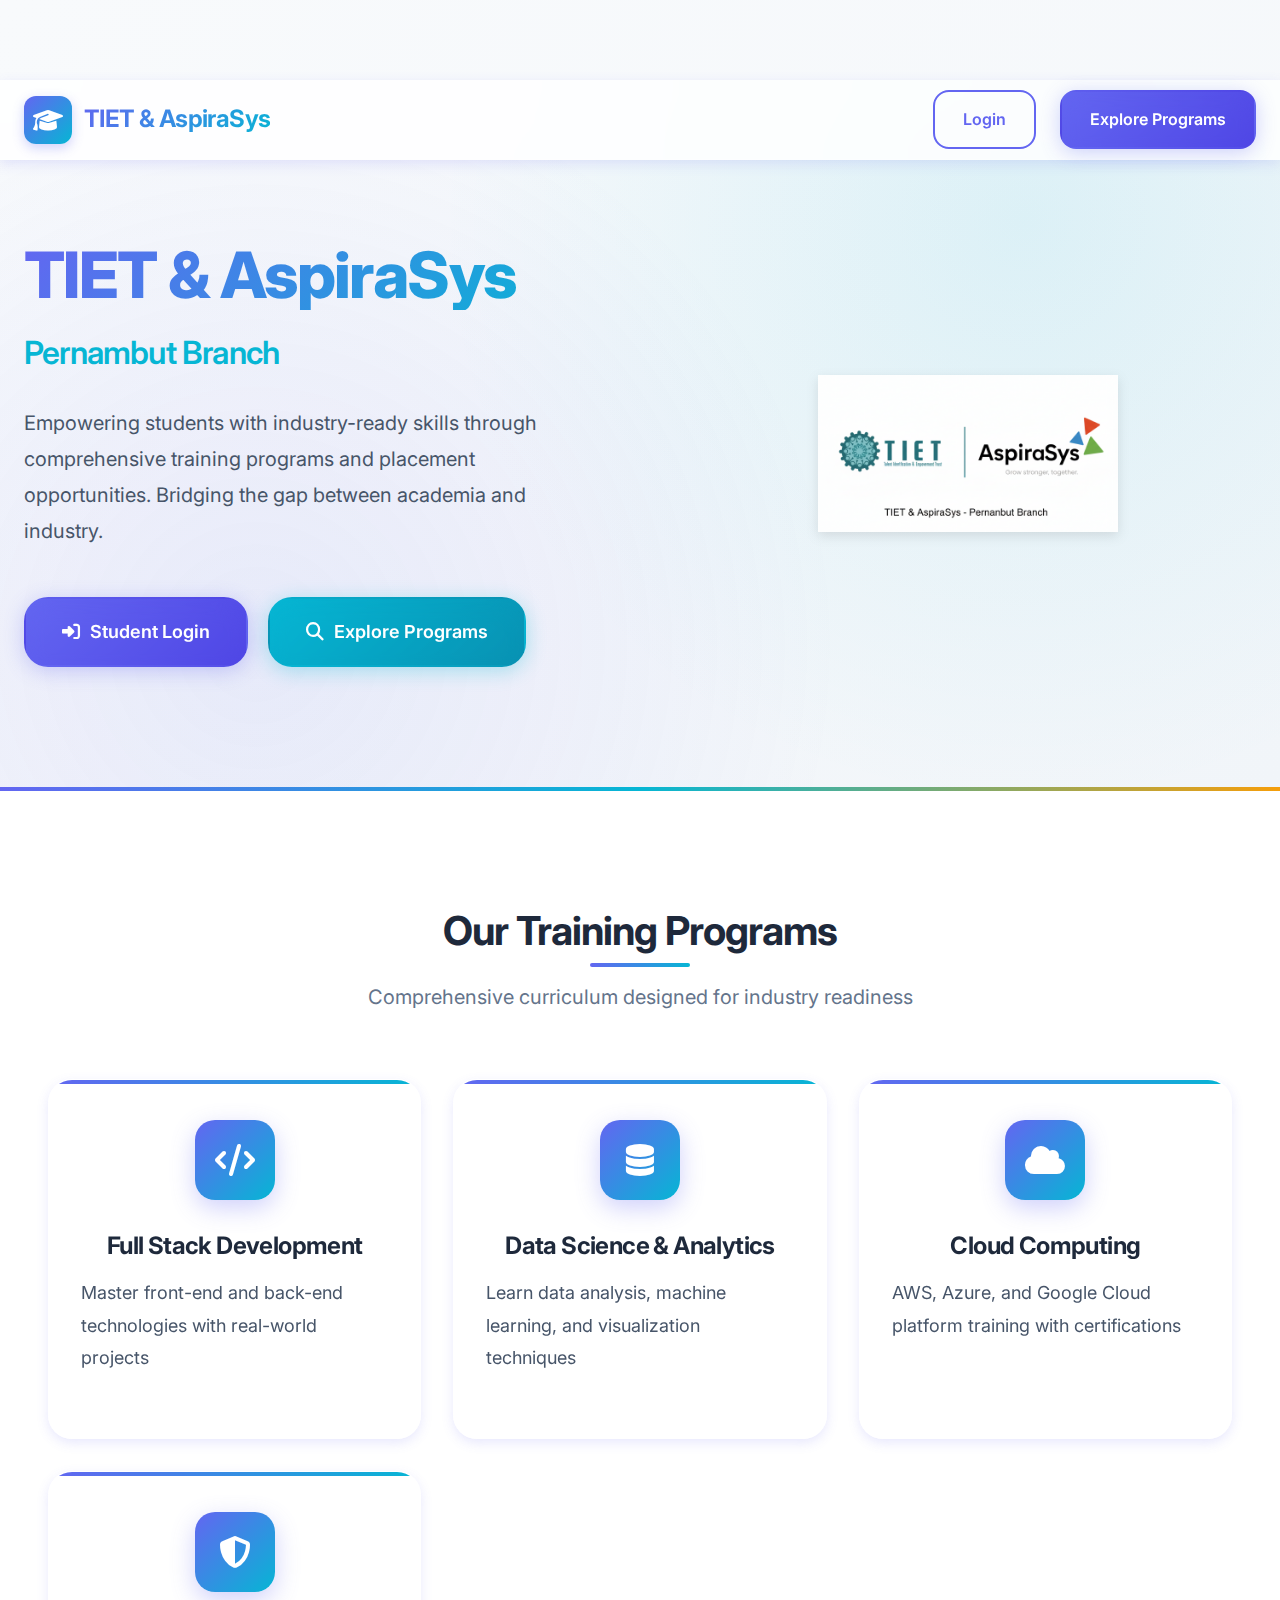
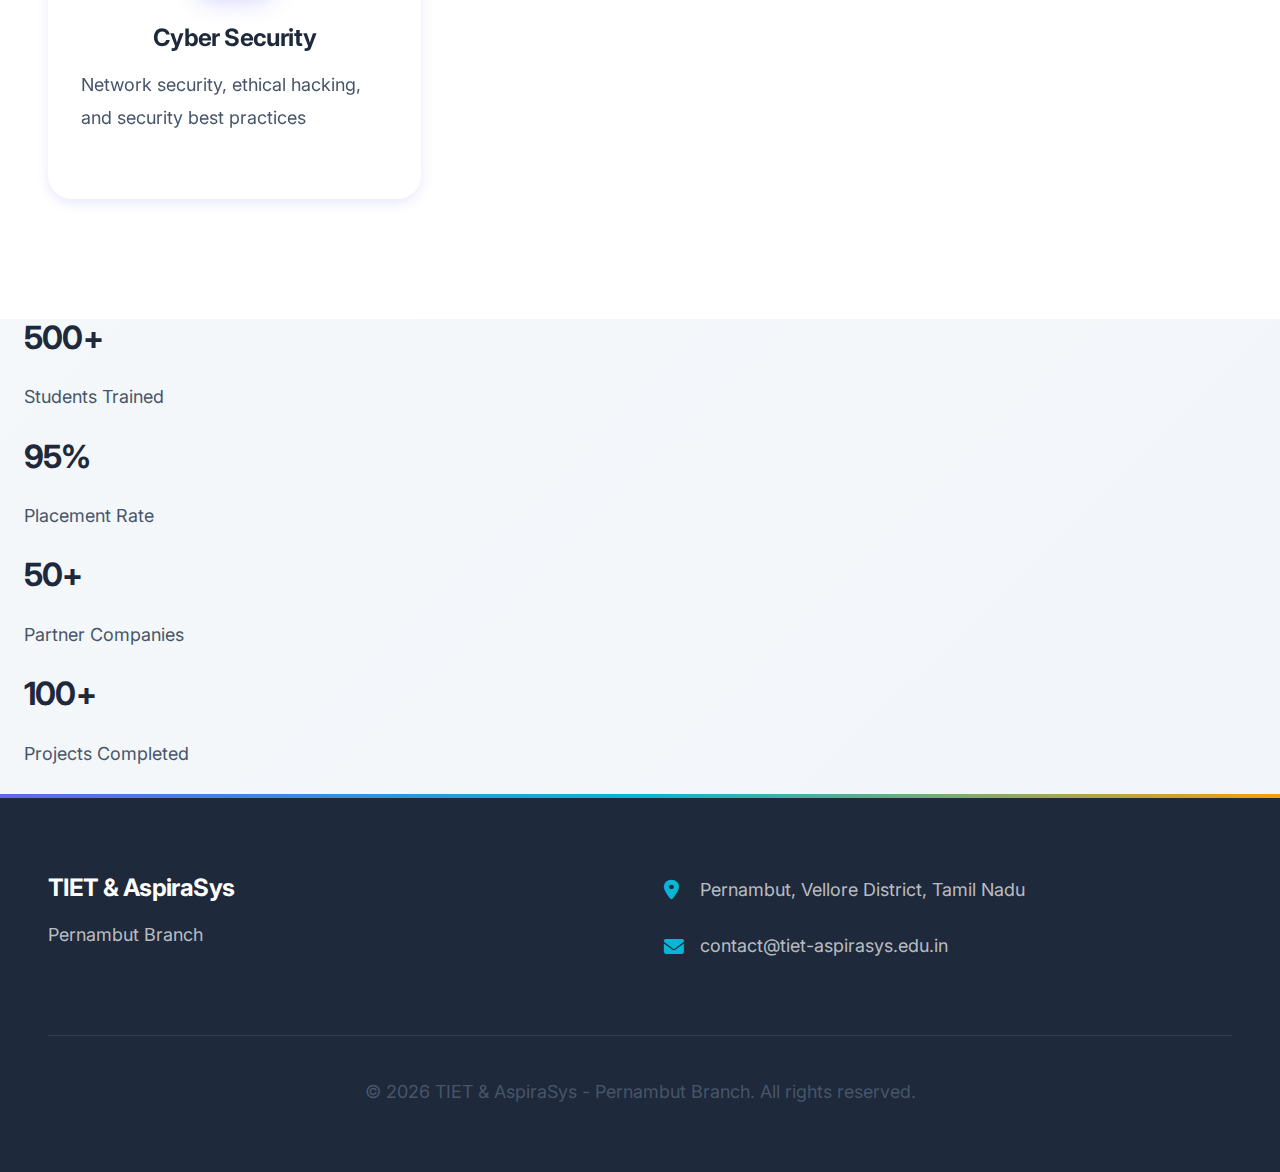
<file: index.html>
<!DOCTYPE html>
<html lang="en">

<head>
    <meta charset="UTF-8">
    <meta name="viewport" content="width=device-width, initial-scale=1.0">
    <title>TIET & AspiraSys - Training & Placement Portal</title>
    <link rel="stylesheet" href="assets/css/main.css">
    <link rel="preconnect" href="https://fonts.googleapis.com">
    <link rel="preconnect" href="https://fonts.gstatic.com" crossorigin>
    <link
        href="https://fonts.googleapis.com/css2?family=Inter:wght@300;400;500;600;700&family=Roboto:wght@300;400;500;700&display=swap"
        rel="stylesheet">
    <link rel="stylesheet" href="https://cdnjs.cloudflare.com/ajax/libs/font-awesome/6.4.0/css/all.min.css">
</head>

<body>
    <!-- Navigation -->
    <nav class="main-nav">
        <div class="nav-container">
            <div class="nav-brand">
                <div class="logo-placeholder">
                    <i class="fas fa-graduation-cap"></i>
                    </div>
                <span class="brand-text">TIET & AspiraSys</span>
            </div>
            <div class="nav-links">
                <a href="/pages/" class="btn btn-outline">Login</a>
                <a href="#programs" class="btn btn-primary">Explore Programs</a>
            </div>
        </div>
    </nav>

    <!-- Hero Section -->
    <section class="hero">
        <div class="hero-container">
            <div class="hero-content">
                <h1 class="hero-title">TIET & AspiraSys</h1>
                <h2 class="hero-subtitle">Pernambut Branch</h2>
                <p class="hero-description">
                    Empowering students with industry-ready skills through comprehensive training programs
                    and placement opportunities. Bridging the gap between academia and industry.
                </p>
                <div class="hero-actions">
                    <a href="pages/login.html" class="btn btn-primary btn-large">
                        <i class="fas fa-sign-in-alt"></i> Student Login
                    </a>
                    <a href="#programs" class="btn btn-secondary btn-large">
                        <i class="fas fa-search"></i> Explore Programs
                    </a>
                </div>
            </div>
            <div class="hero-visual">
                <div class="visual-placeholder">
                    <img src="assets\image\Tiet&Asp.png" alt="My Company Logo" class="hero-logo">
                </div>
            </div>
        </div>
        </div>
    </section>

    <!-- Programs Section -->
    <section id="programs" class="programs">
        <div class="container">
            <h2 class="section-title">Our Training Programs</h2>
            <p class="section-subtitle">Comprehensive curriculum designed for industry readiness</p>

            <div class="programs-grid">
                <div class="program-card">
                    <div class="program-icon">
                        <i class="fas fa-code"></i>
                    </div>
                    <h3>Full Stack Development</h3>
                    <p>Master front-end and back-end technologies with real-world projects</p>
                </div>

                <div class="program-card">
                    <div class="program-icon">
                        <i class="fas fa-database"></i>
                    </div>
                    <h3>Data Science & Analytics</h3>
                    <p>Learn data analysis, machine learning, and visualization techniques</p>
                </div>

                <div class="program-card">
                    <div class="program-icon">
                        <i class="fas fa-cloud"></i>
                    </div>
                    <h3>Cloud Computing</h3>
                    <p>AWS, Azure, and Google Cloud platform training with certifications</p>
                </div>

                <div class="program-card">
                    <div class="program-icon">
                        <i class="fas fa-shield-alt"></i>
                    </div>
                    <h3>Cyber Security</h3>
                    <p>Network security, ethical hacking, and security best practices</p>
                </div>
            </div>
        </div>
    </section>

    <!-- Stats Section -->
    <section class="stats">
        <div class="container">
            <div class="stats-grid">
                <div class="stat-item">
                    <h3>500+</h3>
                    <p>Students Trained</p>
                </div>
                <div class="stat-item">
                    <h3>95%</h3>
                    <p>Placement Rate</p>
                </div>
                <div class="stat-item">
                    <h3>50+</h3>
                    <p>Partner Companies</p>
                </div>
                <div class="stat-item">
                    <h3>100+</h3>
                    <p>Projects Completed</p>
                </div>
            </div>
        </div>
    </section>

    <!-- Footer -->
    <footer class="main-footer">
        <div class="container">
            <div class="footer-content">
                <div class="footer-brand">
                    <h3>TIET & AspiraSys</h3>
                    <p>Pernambut Branch</p>
                </div>
                <div class="footer-info">
                    <p><i class="fas fa-map-marker-alt"></i> Pernambut, Vellore District, Tamil Nadu</p>
                    <p><i class="fas fa-envelope"></i> contact@tiet-aspirasys.edu.in</p>
                </div>
            </div>
            <div class="footer-copyright">
                <p>&copy; <span id="current-year">2024</span> TIET & AspiraSys - Pernambut Branch. All rights reserved.
                </p>
            </div>
        </div>
    </footer>

    <script src="assets/js/navigation.js"></script>
    <script>
        // Set current year in footer
        document.getElementById('current-year').textContent = new Date().getFullYear();

        // Mobile menu toggle
        document.querySelector('.mobile-menu-btn').addEventListener('click', function () {
            document.querySelector('.nav-links').classList.toggle('show');
        });
    </script>
</body>

</html>
</file>
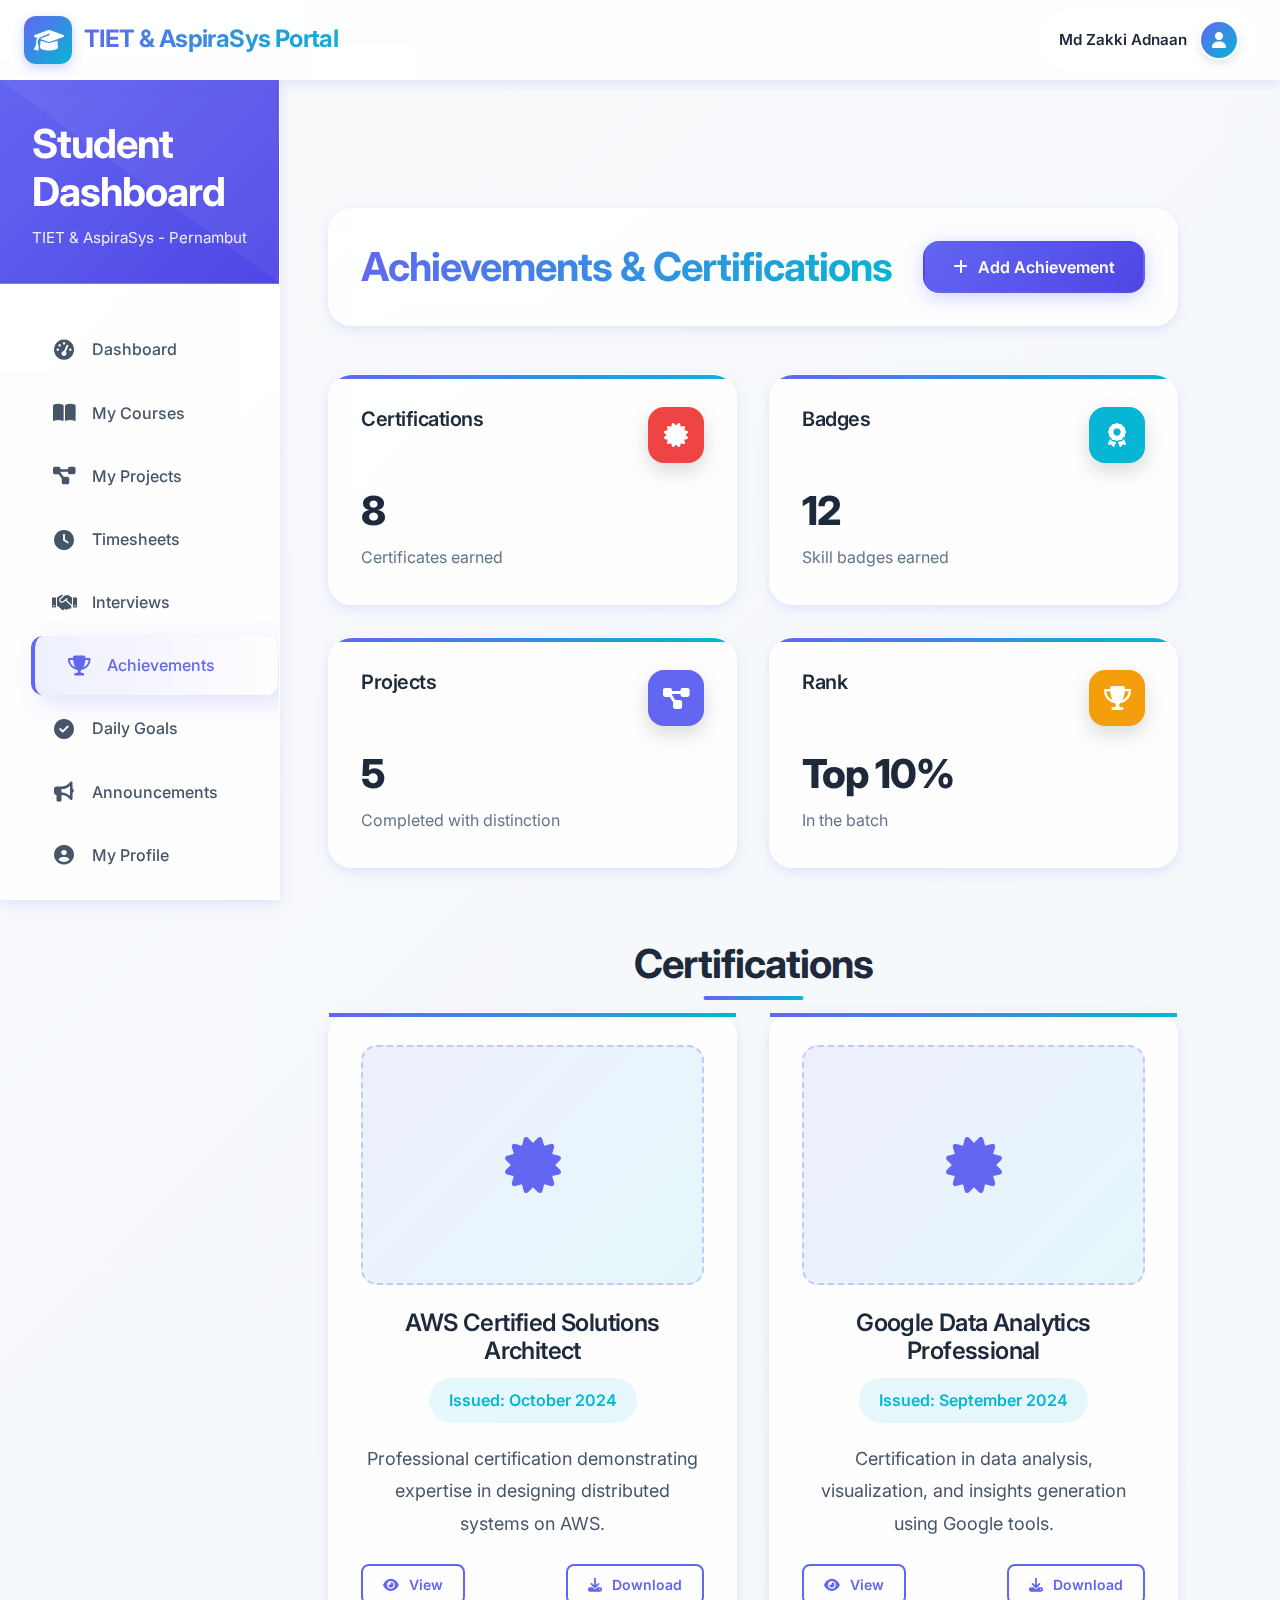
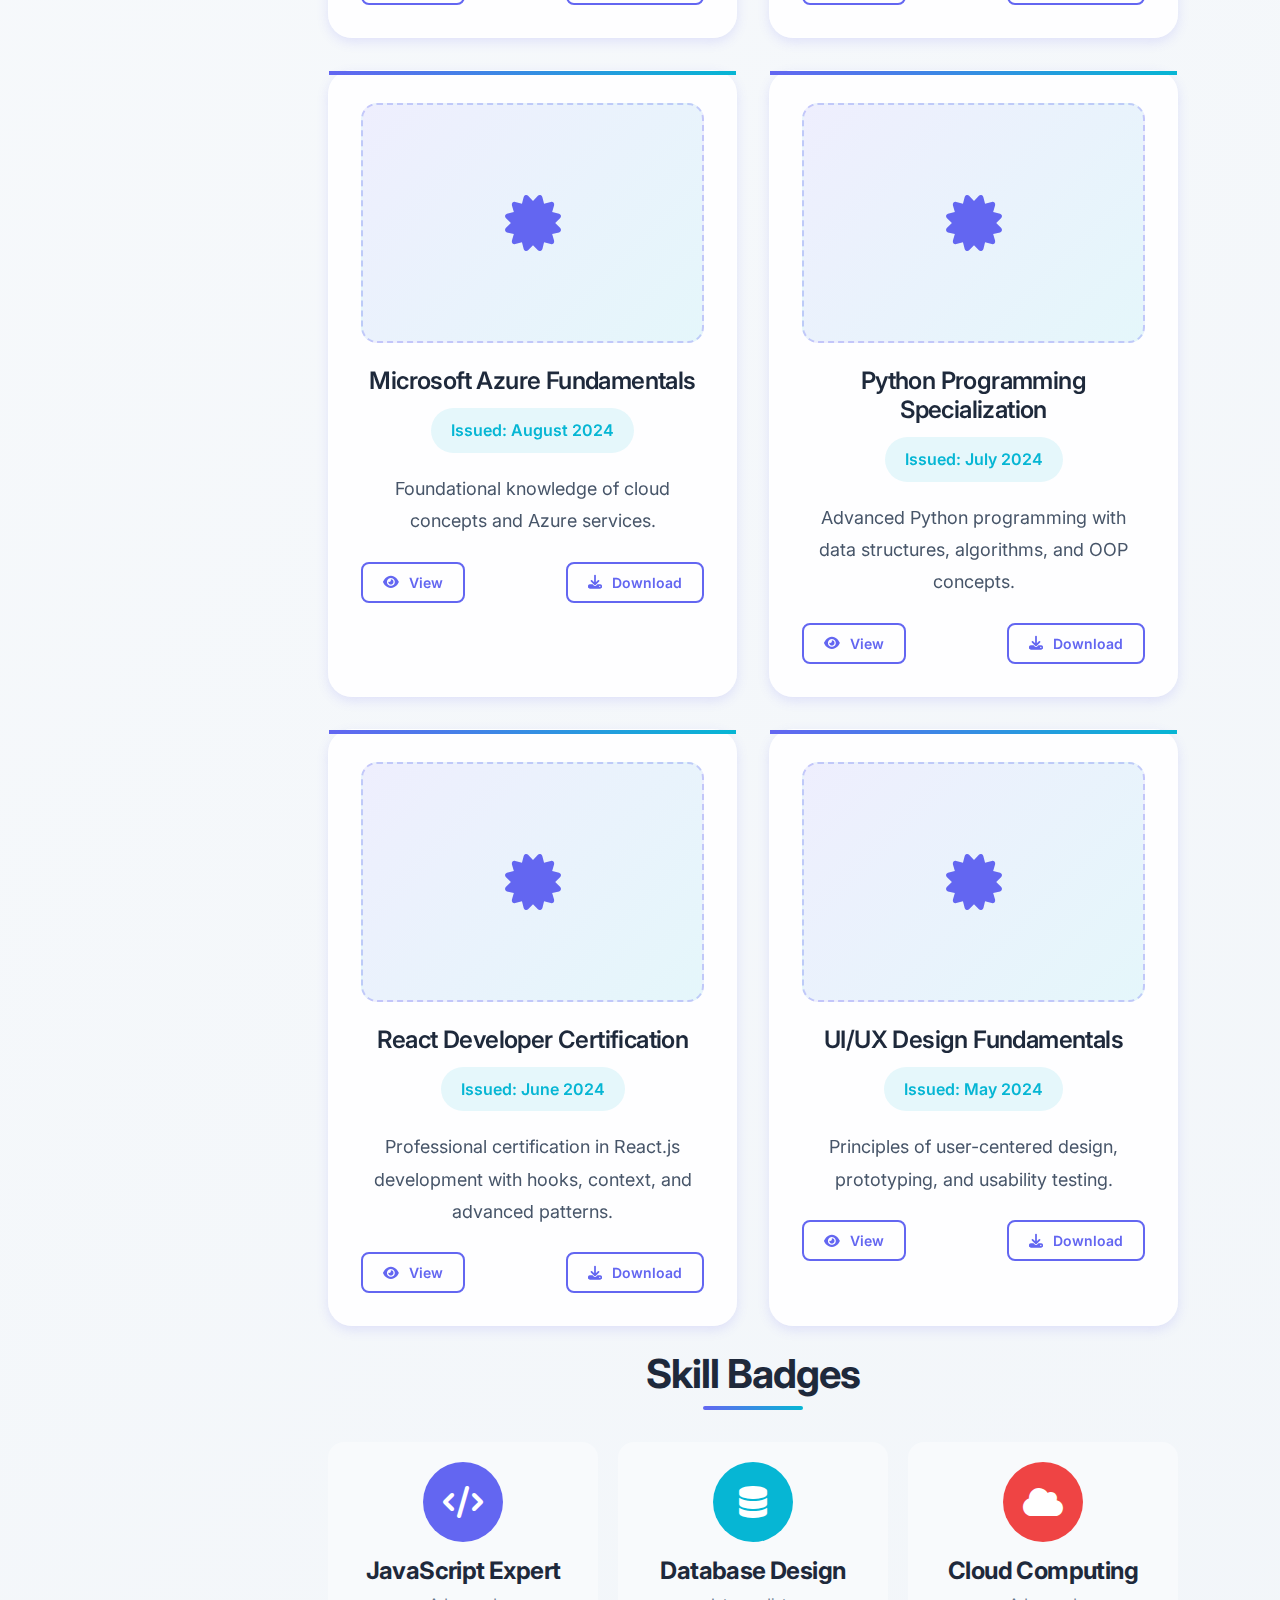
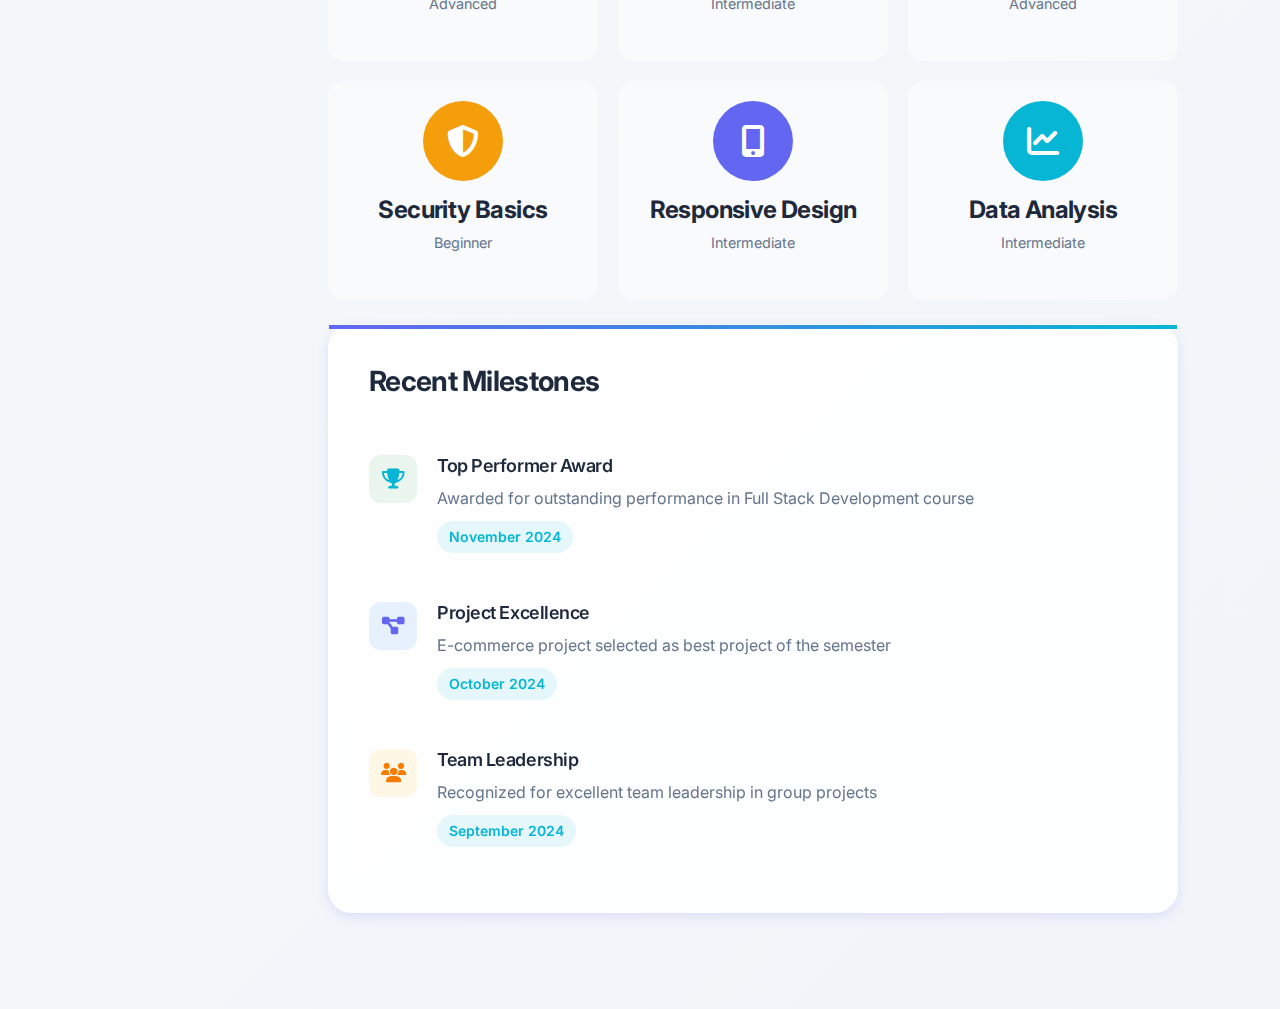
<file: pages/achievements.html>
<!DOCTYPE html>
<html lang="en">
<head>
    <meta charset="UTF-8">
    <meta name="viewport" content="width=device-width, initial-scale=1.0">
    <title>Achievements - TIET & AspiraSys Portal</title>
    <link rel="stylesheet" href="../../assets/css/main.css">
    <link rel="preconnect" href="https://fonts.googleapis.com">
    <link rel="preconnect" href="https://fonts.gstatic.com" crossorigin>
    <link href="https://fonts.googleapis.com/css2?family=Inter:wght@300;400;500;600;700&family=Roboto:wght@300;400;500;700&display=swap" rel="stylesheet">
    <link rel="stylesheet" href="https://cdnjs.cloudflare.com/ajax/libs/font-awesome/6.4.0/css/all.min.css">
</head>
<body>
    <!-- Navigation -->
    <nav class="main-nav">
        <div class="nav-container">
            <div class="nav-brand">
                <div class="logo-placeholder">
                    <i class="fas fa-graduation-cap"></i>
                </div>
                <span class="brand-text">TIET & AspiraSys Portal</span>
            </div>
            <div class="nav-links">
                <div class="user-profile">
                    <span class="user-name">Md Zakki Adnaan</span>
                    <div class="user-avatar">
                        <i class="fas fa-user"></i>
                    </div>
                </div>
            </div>
        </div>
    </nav>

    <!-- Dashboard Layout -->
    <div class="dashboard-layout">
        <!-- Sidebar -->
        <div class="dashboard-layout">
    <!-- Sidebar -->
    <aside class="sidebar">
        <div class="sidebar-header">
            <h2>Student Dashboard</h2>
            <p>TIET & AspiraSys - Pernambut</p>
        </div>
        
        <nav class="sidebar-nav">
            <a href="dashboard.html" class="nav-item active">
                <i class="fas fa-tachometer-alt"></i>
                <span>Dashboard</span>
            </a>
            
            <a href="my-courses.html" class="nav-item">
                <i class="fas fa-book-open"></i>
                <span>My Courses</span>
            </a>
            
            <a href="my-projects.html" class="nav-item">
                <i class="fas fa-project-diagram"></i>
                <span>My Projects</span>
            </a>
            
            <a href="my-timesheets.html" class="nav-item">
                <i class="fas fa-clock"></i>
                <span>Timesheets</span>
            </a>
            
            <a href="my-interviews.html" class="nav-item">
                <i class="fas fa-handshake"></i>
                <span>Interviews</span>
            </a>
            
            <a href="achievements.html" class="nav-item">
                <i class="fas fa-trophy"></i>
                <span>Achievements</span>
            </a>
            
            <a href="daliy-goals.html" class="nav-item">
                <i class="fas fa-check-circle"></i>
                <span>Daily Goals</span>
            </a>
            
            <a href="announcements.html" class="nav-item">
                <i class="fas fa-bullhorn"></i>
                <span>Announcements</span>
            </a>
            
            <a href="my-profile.html" class="nav-item">
                <i class="fas fa-user-circle"></i>
                <span>My Profile</span>
            </a>
            
            <a href="/index.html" class="nav-item logout-item">
                <i class="fas fa-sign-out-alt"></i>
                <span>Logout</span>
            </a>
        </nav>
        
        <div class="sidebar-footer">
            <p style="padding: 20px; color: var(--gray-medium); font-size: 0.8rem; text-align: center;">
                &copy; 2024 TIET & AspiraSys<br>
                Pernambut Branch
            </p>
        </div>
    </aside>

    <!-- Mobile Menu Button (add this to your nav container) -->
    <button class="mobile-menu-btn" aria-label="Toggle mobile menu">
        <span></span>
        <span></span>
        <span></span>
    </button>

    <!-- Mobile Menu Container (add this after the main nav) -->
    <div class="mobile-menu-container">
        <div class="mobile-menu-overlay"></div>
        <div class="mobile-menu-panel">
            <!-- Mobile Menu Header -->
            <div class="mobile-menu-header">
                <div class="mobile-menu-avatar">
                    <i class="fas fa-user-graduate"></i>
                </div>
                <div class="mobile-menu-user-info">
                    <h3>Student Dashboard</h3>
                    <p>TIET & AspiraSys - Pernambut</p>
                </div>
            </div>
            
            <!-- Mobile Menu Content -->
            <div class="mobile-menu-content">
                <ul class="mobile-menu-nav">
                    <li>
                        <a href="dashboard.html" class="mobile-menu-item active">
                            <i class="fas fa-tachometer-alt"></i>
                            Dashboard
                        </a>
                    </li>
                    <li>
                        <a href="my-courses.html" class="mobile-menu-item">
                            <i class="fas fa-book-open"></i>
                            My Courses
                        </a>
                    </li>
                    <li>
                        <a href="my-projects.html" class="mobile-menu-item">
                            <i class="fas fa-project-diagram"></i>
                            My Projects
                        </a>
                    </li>
                    <li>
                        <a href="my-timesheets.html" class="mobile-menu-item">
                            <i class="fas fa-clock"></i>
                            Timesheets
                        </a>
                    </li>
                    <li>
                        <a href="my-interviews.html" class="mobile-menu-item">
                            <i class="fas fa-handshake"></i>
                            Interviews
                        </a>
                    </li>
                    <li>
                        <a href="achievements.html" class="mobile-menu-item">
                            <i class="fas fa-trophy"></i>
                            Achievements
                        </a>
                    </li>
                    <li>
                        <a href="daliy-goals.html" class="mobile-menu-item">
                            <i class="fas fa-check-circle"></i>
                            Daily Goals
                        </a>
                    </li>
                    <li>
                        <a href="announcements.html" class="mobile-menu-item">
                            <i class="fas fa-bullhorn"></i>
                            Announcements
                        </a>
                    </li>
                    <li>
                        <a href="my-profile.html" class="mobile-menu-item">
                            <i class="fas fa-user-circle"></i>
                            My Profile
                        </a>
                    </li>
                </ul>
                
                <div class="mobile-menu-divider"></div>
                
                <!-- Additional Menu Items -->
                <ul class="mobile-menu-nav">
                    <li>
                        <a href="/index.html" class="mobile-menu-item logout-item-mobile">
                            <i class="fas fa-sign-out-alt"></i>
                            Logout
                        </a>
                    </li>
                </ul>
                
                <!-- Copyright Information -->
                <div class="mobile-menu-copyright">
                    <p>&copy; 2024 TIET & AspiraSys - Pernambut</p>
                    <p class="mobile-menu-version">v1.0.0</p>
                </div>
            </div>
            
            <!-- Mobile Menu Footer -->
            <div class="mobile-menu-footer">
                <div class="mobile-menu-user-status">
                    <div class="user-status-indicator active"></div>
                    <span>Online</span>
                </div>
                
                <div class="mobile-menu-help">
                    <a href="#help" class="mobile-menu-help-link">
                        <i class="fas fa-question-circle"></i>
                        Help
                    </a>
                </div>
            </div>
        </div>
    </div>

        <!-- Main Content -->
        <main class="main-content">
            <div class="page-header">
                <h1>Achievements & Certifications</h1>
                <div class="page-header-actions">
                    <button class="btn btn-primary" id="addAchievement">
                        <i class="fas fa-plus"></i> Add Achievement
                    </button>
                </div>
            </div>
            
            <!-- Achievement Stats -->
            <div class="dashboard-cards">
                <div class="dashboard-card">
                    <div class="card-header">
                        <h3 class="card-title">Certifications</h3>
                        <div class="card-icon" style="background-color: var(--warning-color);">
                            <i class="fas fa-certificate"></i>
                        </div>
                    </div>
                    <div class="card-content">
                        <h3>8</h3>
                        <p>Certificates earned</p>
                    </div>
                </div>
                
                <div class="dashboard-card">
                    <div class="card-header">
                        <h3 class="card-title">Badges</h3>
                        <div class="card-icon" style="background-color: var(--secondary-color);">
                            <i class="fas fa-award"></i>
                        </div>
                    </div>
                    <div class="card-content">
                        <h3>12</h3>
                        <p>Skill badges earned</p>
                    </div>
                </div>
                
                <div class="dashboard-card">
                    <div class="card-header">
                        <h3 class="card-title">Projects</h3>
                        <div class="card-icon" style="background-color: var(--primary-color);">
                            <i class="fas fa-project-diagram"></i>
                        </div>
                    </div>
                    <div class="card-content">
                        <h3>5</h3>
                        <p>Completed with distinction</p>
                    </div>
                </div>
                
                <div class="dashboard-card">
                    <div class="card-header">
                        <h3 class="card-title">Rank</h3>
                        <div class="card-icon" style="background-color: var(--accent-color);">
                            <i class="fas fa-trophy"></i>
                        </div>
                    </div>
                    <div class="card-content">
                        <h3>Top 10%</h3>
                        <p>In the batch</p>
                    </div>
                </div>
            </div>
            
            <!-- Certifications Grid -->
            <h2 class="section-title mt-3">Certifications</h2>
            <div class="achievements-grid">
                <!-- Certification 1 -->
                <div class="achievement-card">
                    <div class="certificate-placeholder">
                        <i class="fas fa-certificate"></i>
                    </div>
                    <h3 class="achievement-title">AWS Certified Solutions Architect</h3>
                    <p class="achievement-date">Issued: October 2024</p>
                    <p class="achievement-description">
                        Professional certification demonstrating expertise in designing distributed systems on AWS.
                    </p>
                    <div class="d-flex justify-between mt-3">
                        <button class="btn btn-outline btn-small">
                            <i class="fas fa-eye"></i> View
                        </button>
                        <button class="btn btn-outline btn-small">
                            <i class="fas fa-download"></i> Download
                        </button>
                    </div>
                </div>
                
                <!-- Certification 2 -->
                <div class="achievement-card">
                    <div class="certificate-placeholder">
                        <i class="fas fa-certificate"></i>
                    </div>
                    <h3 class="achievement-title">Google Data Analytics Professional</h3>
                    <p class="achievement-date">Issued: September 2024</p>
                    <p class="achievement-description">
                        Certification in data analysis, visualization, and insights generation using Google tools.
                    </p>
                    <div class="d-flex justify-between mt-3">
                        <button class="btn btn-outline btn-small">
                            <i class="fas fa-eye"></i> View
                        </button>
                        <button class="btn btn-outline btn-small">
                            <i class="fas fa-download"></i> Download
                        </button>
                    </div>
                </div>
                
                <!-- Certification 3 -->
                <div class="achievement-card">
                    <div class="certificate-placeholder">
                        <i class="fas fa-certificate"></i>
                    </div>
                    <h3 class="achievement-title">Microsoft Azure Fundamentals</h3>
                    <p class="achievement-date">Issued: August 2024</p>
                    <p class="achievement-description">
                        Foundational knowledge of cloud concepts and Azure services.
                    </p>
                    <div class="d-flex justify-between mt-3">
                        <button class="btn btn-outline btn-small">
                            <i class="fas fa-eye"></i> View
                        </button>
                        <button class="btn btn-outline btn-small">
                            <i class="fas fa-download"></i> Download
                        </button>
                    </div>
                </div>
                
                <!-- Certification 4 -->
                <div class="achievement-card">
                    <div class="certificate-placeholder">
                        <i class="fas fa-certificate"></i>
                    </div>
                    <h3 class="achievement-title">Python Programming Specialization</h3>
                    <p class="achievement-date">Issued: July 2024</p>
                    <p class="achievement-description">
                        Advanced Python programming with data structures, algorithms, and OOP concepts.
                    </p>
                    <div class="d-flex justify-between mt-3">
                        <button class="btn btn-outline btn-small">
                            <i class="fas fa-eye"></i> View
                        </button>
                        <button class="btn btn-outline btn-small">
                            <i class="fas fa-download"></i> Download
                        </button>
                    </div>
                </div>
                
                <!-- Certification 5 -->
                <div class="achievement-card">
                    <div class="certificate-placeholder">
                        <i class="fas fa-certificate"></i>
                    </div>
                    <h3 class="achievement-title">React Developer Certification</h3>
                    <p class="achievement-date">Issued: June 2024</p>
                    <p class="achievement-description">
                        Professional certification in React.js development with hooks, context, and advanced patterns.
                    </p>
                    <div class="d-flex justify-between mt-3">
                        <button class="btn btn-outline btn-small">
                            <i class="fas fa-eye"></i> View
                        </button>
                        <button class="btn btn-outline btn-small">
                            <i class="fas fa-download"></i> Download
                        </button>
                    </div>
                </div>
                
                <!-- Certification 6 -->
                <div class="achievement-card">
                    <div class="certificate-placeholder">
                        <i class="fas fa-certificate"></i>
                    </div>
                    <h3 class="achievement-title">UI/UX Design Fundamentals</h3>
                    <p class="achievement-date">Issued: May 2024</p>
                    <p class="achievement-description">
                        Principles of user-centered design, prototyping, and usability testing.
                    </p>
                    <div class="d-flex justify-between mt-3">
                        <button class="btn btn-outline btn-small">
                            <i class="fas fa-eye"></i> View
                        </button>
                        <button class="btn btn-outline btn-small">
                            <i class="fas fa-download"></i> Download
                        </button>
                    </div>
                </div>
            </div>
            
            <!-- Badges Section -->
            <h2 class="section-title mt-3">Skill Badges</h2>
            <div class="badges-grid" style="display: grid; grid-template-columns: repeat(auto-fill, minmax(200px, 1fr)); gap: 20px; margin-top: 20px;">
                <div class="badge-item" style="text-align: center; padding: 20px; background: var(--gray-bg); border-radius: var(--border-radius);">
                    <div style="width: 80px; height: 80px; background: var(--primary-color); border-radius: 50%; display: flex; align-items: center; justify-content: center; margin: 0 auto 15px; color: white; font-size: 2rem;">
                        <i class="fas fa-code"></i>
                    </div>
                    <h4 style="margin-bottom: 5px;">JavaScript Expert</h4>
                    <p style="color: var(--gray-medium); font-size: 0.9rem;">Advanced</p>
                </div>
                
                <div class="badge-item" style="text-align: center; padding: 20px; background: var(--gray-bg); border-radius: var(--border-radius);">
                    <div style="width: 80px; height: 80px; background: var(--secondary-color); border-radius: 50%; display: flex; align-items: center; justify-content: center; margin: 0 auto 15px; color: white; font-size: 2rem;">
                        <i class="fas fa-database"></i>
                    </div>
                    <h4 style="margin-bottom: 5px;">Database Design</h4>
                    <p style="color: var(--gray-medium); font-size: 0.9rem;">Intermediate</p>
                </div>
                
                <div class="badge-item" style="text-align: center; padding: 20px; background: var(--gray-bg); border-radius: var(--border-radius);">
                    <div style="width: 80px; height: 80px; background: var(--warning-color); border-radius: 50%; display: flex; align-items: center; justify-content: center; margin: 0 auto 15px; color: white; font-size: 2rem;">
                        <i class="fas fa-cloud"></i>
                    </div>
                    <h4 style="margin-bottom: 5px;">Cloud Computing</h4>
                    <p style="color: var(--gray-medium); font-size: 0.9rem;">Advanced</p>
                </div>
                
                <div class="badge-item" style="text-align: center; padding: 20px; background: var(--gray-bg); border-radius: var(--border-radius);">
                    <div style="width: 80px; height: 80px; background: var(--accent-color); border-radius: 50%; display: flex; align-items: center; justify-content: center; margin: 0 auto 15px; color: white; font-size: 2rem;">
                        <i class="fas fa-shield-alt"></i>
                    </div>
                    <h4 style="margin-bottom: 5px;">Security Basics</h4>
                    <p style="color: var(--gray-medium); font-size: 0.9rem;">Beginner</p>
                </div>
                
                <div class="badge-item" style="text-align: center; padding: 20px; background: var(--gray-bg); border-radius: var(--border-radius);">
                    <div style="width: 80px; height: 80px; background: var(--primary-color); border-radius: 50%; display: flex; align-items: center; justify-content: center; margin: 0 auto 15px; color: white; font-size: 2rem;">
                        <i class="fas fa-mobile-alt"></i>
                    </div>
                    <h4 style="margin-bottom: 5px;">Responsive Design</h4>
                    <p style="color: var(--gray-medium); font-size: 0.9rem;">Intermediate</p>
                </div>
                
                <div class="badge-item" style="text-align: center; padding: 20px; background: var(--gray-bg); border-radius: var(--border-radius);">
                    <div style="width: 80px; height: 80px; background: var(--secondary-color); border-radius: 50%; display: flex; align-items: center; justify-content: center; margin: 0 auto 15px; color: white; font-size: 2rem;">
                        <i class="fas fa-chart-line"></i>
                    </div>
                    <h4 style="margin-bottom: 5px;">Data Analysis</h4>
                    <p style="color: var(--gray-medium); font-size: 0.9rem;">Intermediate</p>
                </div>
            </div>
            
            <!-- Milestones -->
            <div class="recent-activities mt-3">
                <div class="section-header">
                    <h2>Recent Milestones</h2>
                </div>
                
                <ul class="activity-list">
                    <li class="activity-item">
                        <div class="activity-icon" style="background-color: rgba(52, 168, 83, 0.1); color: var(--secondary-color);">
                            <i class="fas fa-trophy"></i>
                        </div>
                        <div class="activity-content">
                            <h4>Top Performer Award</h4>
                            <p>Awarded for outstanding performance in Full Stack Development course</p>
                            <span class="activity-time">November 2024</span>
                        </div>
                    </li>
                    
                    <li class="activity-item">
                        <div class="activity-icon" style="background-color: rgba(26, 115, 232, 0.1); color: var(--primary-color);">
                            <i class="fas fa-project-diagram"></i>
                        </div>
                        <div class="activity-content">
                            <h4>Project Excellence</h4>
                            <p>E-commerce project selected as best project of the semester</p>
                            <span class="activity-time">October 2024</span>
                        </div>
                    </li>
                    
                    <li class="activity-item">
                        <div class="activity-icon" style="background-color: rgba(251, 188, 5, 0.1); color: #f57c00;">
                            <i class="fas fa-users"></i>
                        </div>
                        <div class="activity-content">
                            <h4>Team Leadership</h4>
                            <p>Recognized for excellent team leadership in group projects</p>
                            <span class="activity-time">September 2024</span>
                        </div>
                    </li>
                </ul>
            </div>
        </main>
    </div>

    <script src="../../assets/js/navigation.js"></script>
    <script>
        document.getElementById('addAchievement').addEventListener('click', function() {
            alert('Add achievement feature would be implemented here. For demo, this is a placeholder.');
        });
        
        document.querySelectorAll('.achievement-card .btn').forEach(button => {
            button.addEventListener('click', function() {
                if (this.querySelector('i').className.includes('eye')) {
                    alert('Certificate preview would be shown here. For demo, this is a placeholder.');
                } else if (this.querySelector('i').className.includes('download')) {
                    alert('Certificate download started! (This is a demo)');
                }
            });
        });
    </script>
</body>
</html>
</file>
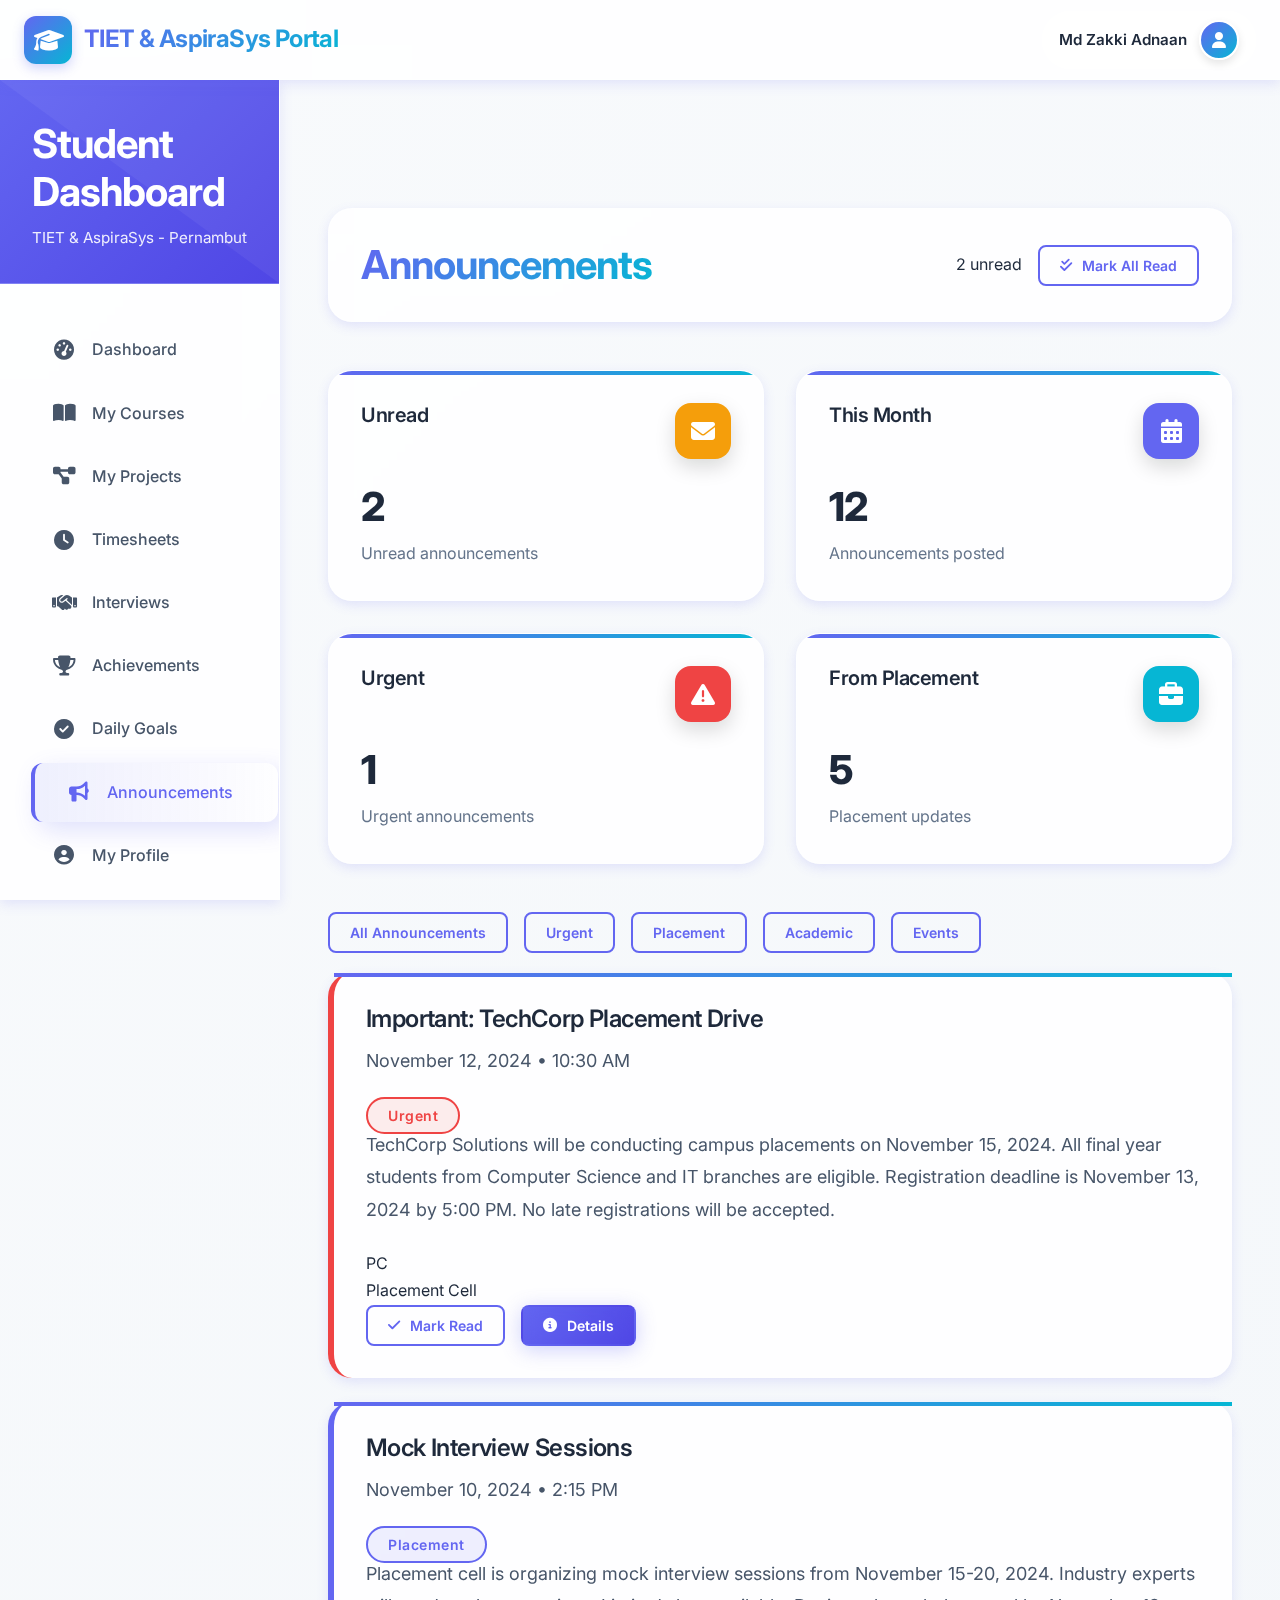
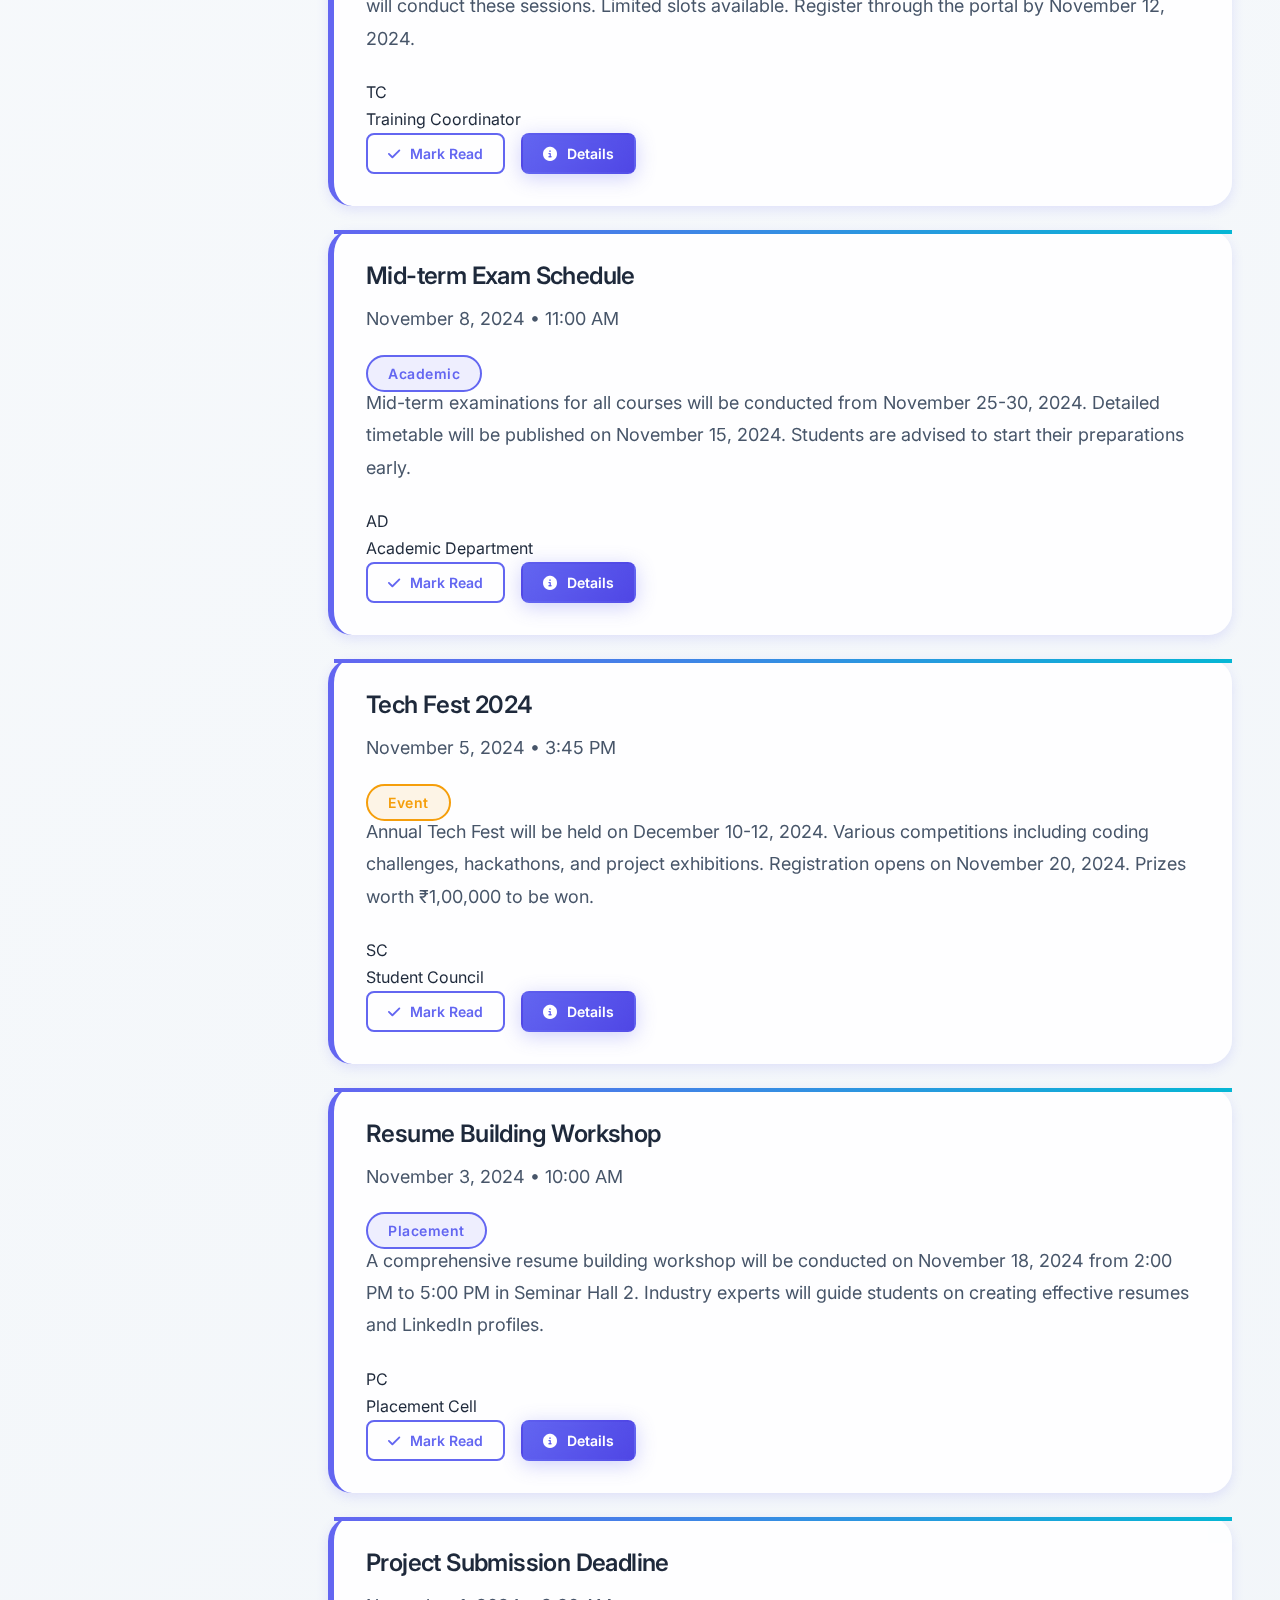
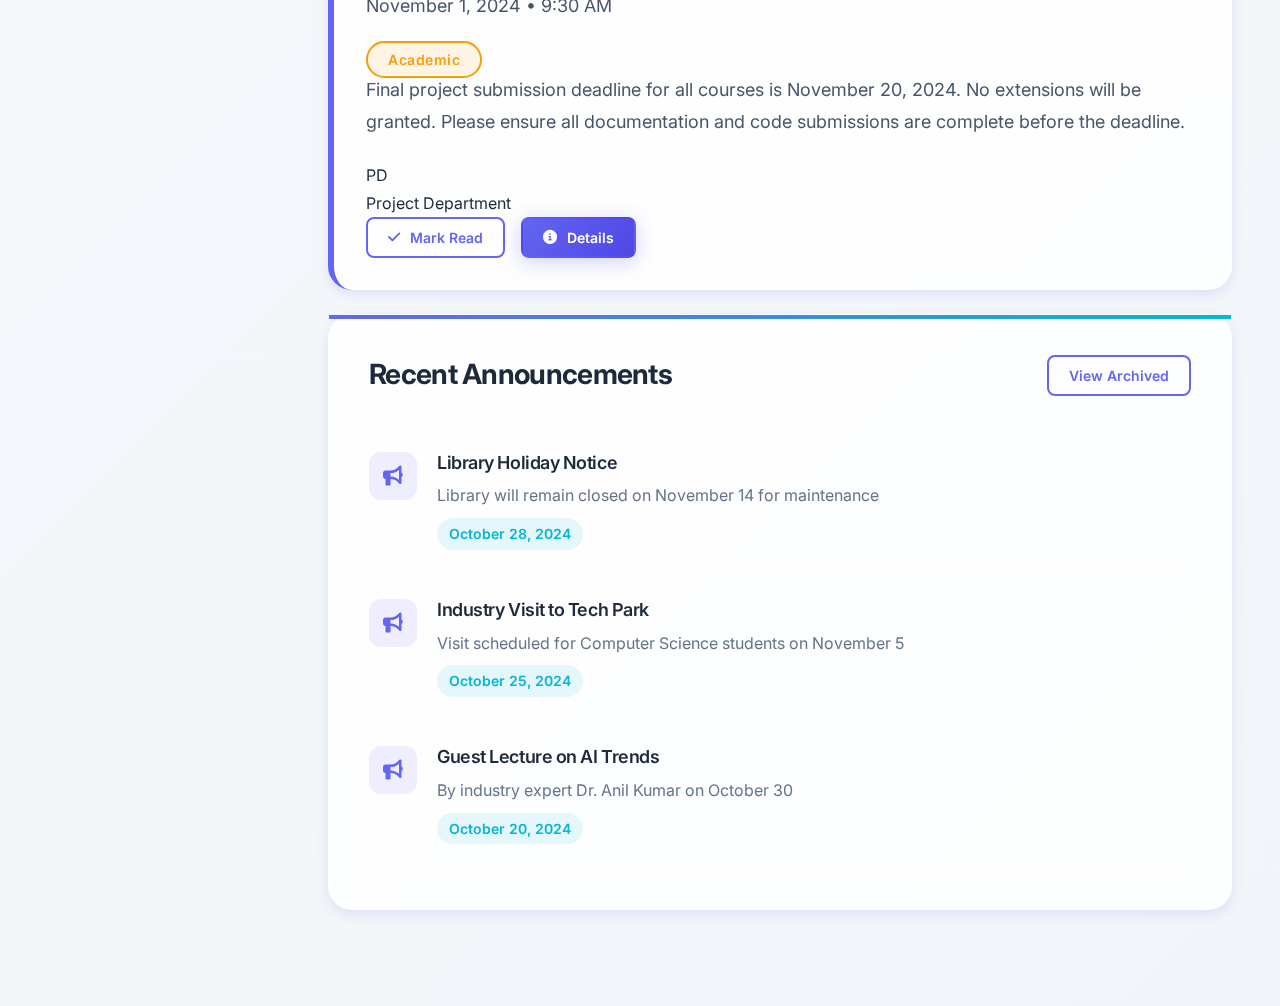
<file: pages/announcements.html>
<!DOCTYPE html>
<html lang="en">
<head>
    <meta charset="UTF-8">
    <meta name="viewport" content="width=device-width, initial-scale=1.0">
    <title>Announcements - TIET & AspiraSys Portal</title>
    <link rel="stylesheet" href="../../assets/css/main.css">
    <link rel="preconnect" href="https://fonts.googleapis.com">
    <link rel="preconnect" href="https://fonts.gstatic.com" crossorigin>
    <link href="https://fonts.googleapis.com/css2?family=Inter:wght@300;400;500;600;700&family=Roboto:wght@300;400;500;700&display=swap" rel="stylesheet">
    <link rel="stylesheet" href="https://cdnjs.cloudflare.com/ajax/libs/font-awesome/6.4.0/css/all.min.css">
</head>
<body>
    <!-- Navigation -->
    <nav class="main-nav">
        <div class="nav-container">
            <div class="nav-brand">
               <div class="logo-placeholder">
                    <i class="fas fa-graduation-cap"></i>
                </div>
                <span class="brand-text">TIET & AspiraSys Portal</span>
            </div>
            <div class="nav-links">
                <div class="user-profile">
                    <span class="user-name">Md Zakki Adnaan</span>
                    <div class="user-avatar">
                        <i class="fas fa-user"></i>
                    </div>
                </div>
            </div>
        </div>
    </nav>

    <!-- Dashboard Layout -->
    <div class="dashboard-layout">
        <!-- Sidebar -->
        <div class="dashboard-layout">
    <!-- Sidebar -->
    <aside class="sidebar">
        <div class="sidebar-header">
            <h2>Student Dashboard</h2>
            <p>TIET & AspiraSys - Pernambut</p>
        </div>
        
        <nav class="sidebar-nav">
            <a href="dashboard.html" class="nav-item active">
                <i class="fas fa-tachometer-alt"></i>
                <span>Dashboard</span>
            </a>
            
            <a href="my-courses.html" class="nav-item">
                <i class="fas fa-book-open"></i>
                <span>My Courses</span>
            </a>
            
            <a href="my-projects.html" class="nav-item">
                <i class="fas fa-project-diagram"></i>
                <span>My Projects</span>
            </a>
            
            <a href="my-timesheets.html" class="nav-item">
                <i class="fas fa-clock"></i>
                <span>Timesheets</span>
            </a>
            
            <a href="my-interviews.html" class="nav-item">
                <i class="fas fa-handshake"></i>
                <span>Interviews</span>
            </a>
            
            <a href="achievements.html" class="nav-item">
                <i class="fas fa-trophy"></i>
                <span>Achievements</span>
            </a>
            
            <a href="daliy-goals.html" class="nav-item">
                <i class="fas fa-check-circle"></i>
                <span>Daily Goals</span>
            </a>
            
            <a href="announcements.html" class="nav-item">
                <i class="fas fa-bullhorn"></i>
                <span>Announcements</span>
            </a>
            
            <a href="my-profile.html" class="nav-item">
                <i class="fas fa-user-circle"></i>
                <span>My Profile</span>
            </a>
            
            <a href="/index.html" class="nav-item logout-item">
                <i class="fas fa-sign-out-alt"></i>
                <span>Logout</span>
            </a>
        </nav>
        
        <div class="sidebar-footer">
            <p style="padding: 20px; color: var(--gray-medium); font-size: 0.8rem; text-align: center;">
                &copy; 2024 TIET & AspiraSys<br>
                Pernambut Branch
            </p>
        </div>
    </aside>

    <!-- Mobile Menu Button (add this to your nav container) -->
    <button class="mobile-menu-btn" aria-label="Toggle mobile menu">
        <span></span>
        <span></span>
        <span></span>
    </button>

    <!-- Mobile Menu Container (add this after the main nav) -->
    <div class="mobile-menu-container">
        <div class="mobile-menu-overlay"></div>
        <div class="mobile-menu-panel">
            <!-- Mobile Menu Header -->
            <div class="mobile-menu-header">
                <div class="mobile-menu-avatar">
                    <i class="fas fa-user-graduate"></i>
                </div>
                <div class="mobile-menu-user-info">
                    <h3>Student Dashboard</h3>
                    <p>TIET & AspiraSys - Pernambut</p>
                </div>
            </div>
            
            <!-- Mobile Menu Content -->
            <div class="mobile-menu-content">
                <ul class="mobile-menu-nav">
                    <li>
                        <a href="dashboard.html" class="mobile-menu-item active">
                            <i class="fas fa-tachometer-alt"></i>
                            Dashboard
                        </a>
                    </li>
                    <li>
                        <a href="my-courses.html" class="mobile-menu-item">
                            <i class="fas fa-book-open"></i>
                            My Courses
                        </a>
                    </li>
                    <li>
                        <a href="my-projects.html" class="mobile-menu-item">
                            <i class="fas fa-project-diagram"></i>
                            My Projects
                        </a>
                    </li>
                    <li>
                        <a href="my-timesheets.html" class="mobile-menu-item">
                            <i class="fas fa-clock"></i>
                            Timesheets
                        </a>
                    </li>
                    <li>
                        <a href="my-interviews.html" class="mobile-menu-item">
                            <i class="fas fa-handshake"></i>
                            Interviews
                        </a>
                    </li>
                    <li>
                        <a href="achievements.html" class="mobile-menu-item">
                            <i class="fas fa-trophy"></i>
                            Achievements
                        </a>
                    </li>
                    <li>
                        <a href="daliy-goals.html" class="mobile-menu-item">
                            <i class="fas fa-check-circle"></i>
                            Daily Goals
                        </a>
                    </li>
                    <li>
                        <a href="announcements.html" class="mobile-menu-item">
                            <i class="fas fa-bullhorn"></i>
                            Announcements
                        </a>
                    </li>
                    <li>
                        <a href="my-profile.html" class="mobile-menu-item">
                            <i class="fas fa-user-circle"></i>
                            My Profile
                        </a>
                    </li>
                </ul>
                
                <div class="mobile-menu-divider"></div>
                
                <!-- Additional Menu Items -->
                <ul class="mobile-menu-nav">
                    <li>
                        <a href="/index.html" class="mobile-menu-item logout-item-mobile">
                            <i class="fas fa-sign-out-alt"></i>
                            Logout
                        </a>
                    </li>
                </ul>
                
                <!-- Copyright Information -->
                <div class="mobile-menu-copyright">
                    <p>&copy; 2024 TIET & AspiraSys - Pernambut</p>
                    <p class="mobile-menu-version">v1.0.0</p>
                </div>
            </div>
            
            <!-- Mobile Menu Footer -->
            <div class="mobile-menu-footer">
                <div class="mobile-menu-user-status">
                    <div class="user-status-indicator active"></div>
                    <span>Online</span>
                </div>
                
                <div class="mobile-menu-help">
                    <a href="#help" class="mobile-menu-help-link">
                        <i class="fas fa-question-circle"></i>
                        Help
                    </a>
                </div>
            </div>
        </div>
    </div>

        <!-- Main Content -->
        <main class="main-content">
            <div class="page-header">
                <h1>Announcements</h1>
                <div class="page-header-actions">
                    <div class="d-flex align-center gap-2">
                        <span class="text-muted" id="unreadCount">2 unread</span>
                        <button class="btn btn-outline btn-small" id="markAllRead">
                            <i class="fas fa-check-double"></i> Mark All Read
                        </button>
                    </div>
                </div>
            </div>
            
            <!-- Announcement Stats -->
            <div class="dashboard-cards">
                <div class="dashboard-card">
                    <div class="card-header">
                        <h3 class="card-title">Unread</h3>
                        <div class="card-icon" style="background-color: var(--accent-color);">
                            <i class="fas fa-envelope"></i>
                        </div>
                    </div>
                    <div class="card-content">
                        <h3>2</h3>
                        <p>Unread announcements</p>
                    </div>
                </div>
                
                <div class="dashboard-card">
                    <div class="card-header">
                        <h3 class="card-title">This Month</h3>
                        <div class="card-icon" style="background-color: var(--primary-color);">
                            <i class="fas fa-calendar-alt"></i>
                        </div>
                    </div>
                    <div class="card-content">
                        <h3>12</h3>
                        <p>Announcements posted</p>
                    </div>
                </div>
                
                <div class="dashboard-card">
                    <div class="card-header">
                        <h3 class="card-title">Urgent</h3>
                        <div class="card-icon" style="background-color: var(--warning-color);">
                            <i class="fas fa-exclamation-triangle"></i>
                        </div>
                    </div>
                    <div class="card-content">
                        <h3>1</h3>
                        <p>Urgent announcements</p>
                    </div>
                </div>
                
                <div class="dashboard-card">
                    <div class="card-header">
                        <h3 class="card-title">From Placement</h3>
                        <div class="card-icon" style="background-color: var(--secondary-color);">
                            <i class="fas fa-briefcase"></i>
                        </div>
                    </div>
                    <div class="card-content">
                        <h3>5</h3>
                        <p>Placement updates</p>
                    </div>
                </div>
            </div>
            
            <!-- Filter Options -->
            <div class="announcement-filters" style="margin-bottom: 20px;">
                <div class="d-flex gap-2 flex-wrap">
                    <button class="btn btn-outline btn-small active" data-filter="all">
                        All Announcements
                    </button>
                    <button class="btn btn-outline btn-small" data-filter="urgent">
                        Urgent
                    </button>
                    <button class="btn btn-outline btn-small" data-filter="placement">
                        Placement
                    </button>
                    <button class="btn btn-outline btn-small" data-filter="academic">
                        Academic
                    </button>
                    <button class="btn btn-outline btn-small" data-filter="event">
                        Events
                    </button>
                </div>
            </div>
            
            <!-- Announcements Grid -->
            <div class="announcements-grid">
                <!-- Announcement 1 - Urgent -->
                <div class="announcement-card urgent" data-category="urgent">
                    <div class="announcement-header">
                        <div>
                            <h3 class="announcement-title">Important: TechCorp Placement Drive</h3>
                            <p class="announcement-date">November 12, 2024 • 10:30 AM</p>
                        </div>
                        <span class="announcement-category urgent">Urgent</span>
                    </div>
                    
                    <p class="announcement-description">
                        TechCorp Solutions will be conducting campus placements on November 15, 2024. 
                        All final year students from Computer Science and IT branches are eligible. 
                        Registration deadline is November 13, 2024 by 5:00 PM. No late registrations will be accepted.
                    </p>
                    
                    <div class="announcement-footer">
                        <div class="announcement-author">
                            <div class="author-avatar">PC</div>
                            <span>Placement Cell</span>
                        </div>
                        <div class="d-flex gap-2">
                            <button class="btn btn-outline btn-small mark-read">
                                <i class="fas fa-check"></i> Mark Read
                            </button>
                            <button class="btn btn-primary btn-small">
                                <i class="fas fa-info-circle"></i> Details
                            </button>
                        </div>
                    </div>
                </div>
                
                <!-- Announcement 2 - Placement -->
                <div class="announcement-card" data-category="placement">
                    <div class="announcement-header">
                        <div>
                            <h3 class="announcement-title">Mock Interview Sessions</h3>
                            <p class="announcement-date">November 10, 2024 • 2:15 PM</p>
                        </div>
                        <span class="announcement-category info">Placement</span>
                    </div>
                    
                    <p class="announcement-description">
                        Placement cell is organizing mock interview sessions from November 15-20, 2024. 
                        Industry experts will conduct these sessions. Limited slots available. 
                        Register through the portal by November 12, 2024.
                    </p>
                    
                    <div class="announcement-footer">
                        <div class="announcement-author">
                            <div class="author-avatar">TC</div>
                            <span>Training Coordinator</span>
                        </div>
                        <div class="d-flex gap-2">
                            <button class="btn btn-outline btn-small mark-read">
                                <i class="fas fa-check"></i> Mark Read
                            </button>
                            <button class="btn btn-primary btn-small">
                                <i class="fas fa-info-circle"></i> Details
                            </button>
                        </div>
                    </div>
                </div>
                
                <!-- Announcement 3 - Academic -->
                <div class="announcement-card" data-category="academic">
                    <div class="announcement-header">
                        <div>
                            <h3 class="announcement-title">Mid-term Exam Schedule</h3>
                            <p class="announcement-date">November 8, 2024 • 11:00 AM</p>
                        </div>
                        <span class="announcement-category info">Academic</span>
                    </div>
                    
                    <p class="announcement-description">
                        Mid-term examinations for all courses will be conducted from November 25-30, 2024. 
                        Detailed timetable will be published on November 15, 2024. 
                        Students are advised to start their preparations early.
                    </p>
                    
                    <div class="announcement-footer">
                        <div class="announcement-author">
                            <div class="author-avatar">AD</div>
                            <span>Academic Department</span>
                        </div>
                        <div class="d-flex gap-2">
                            <button class="btn btn-outline btn-small mark-read">
                                <i class="fas fa-check"></i> Mark Read
                            </button>
                            <button class="btn btn-primary btn-small">
                                <i class="fas fa-info-circle"></i> Details
                            </button>
                        </div>
                    </div>
                </div>
                
                <!-- Announcement 4 - Event -->
                <div class="announcement-card" data-category="event">
                    <div class="announcement-header">
                        <div>
                            <h3 class="announcement-title">Tech Fest 2024</h3>
                            <p class="announcement-date">November 5, 2024 • 3:45 PM</p>
                        </div>
                        <span class="announcement-category important">Event</span>
                    </div>
                    
                    <p class="announcement-description">
                        Annual Tech Fest will be held on December 10-12, 2024. 
                        Various competitions including coding challenges, hackathons, and project exhibitions. 
                        Registration opens on November 20, 2024. Prizes worth ₹1,00,000 to be won.
                    </p>
                    
                    <div class="announcement-footer">
                        <div class="announcement-author">
                            <div class="author-avatar">SC</div>
                            <span>Student Council</span>
                        </div>
                        <div class="d-flex gap-2">
                            <button class="btn btn-outline btn-small mark-read">
                                <i class="fas fa-check"></i> Mark Read
                            </button>
                            <button class="btn btn-primary btn-small">
                                <i class="fas fa-info-circle"></i> Details
                            </button>
                        </div>
                    </div>
                </div>
                
                <!-- Announcement 5 - Placement -->
                <div class="announcement-card" data-category="placement">
                    <div class="announcement-header">
                        <div>
                            <h3 class="announcement-title">Resume Building Workshop</h3>
                            <p class="announcement-date">November 3, 2024 • 10:00 AM</p>
                        </div>
                        <span class="announcement-category info">Placement</span>
                    </div>
                    
                    <p class="announcement-description">
                        A comprehensive resume building workshop will be conducted on November 18, 2024 
                        from 2:00 PM to 5:00 PM in Seminar Hall 2. Industry experts will guide students 
                        on creating effective resumes and LinkedIn profiles.
                    </p>
                    
                    <div class="announcement-footer">
                        <div class="announcement-author">
                            <div class="author-avatar">PC</div>
                            <span>Placement Cell</span>
                        </div>
                        <div class="d-flex gap-2">
                            <button class="btn btn-outline btn-small mark-read">
                                <i class="fas fa-check"></i> Mark Read
                            </button>
                            <button class="btn btn-primary btn-small">
                                <i class="fas fa-info-circle"></i> Details
                            </button>
                        </div>
                    </div>
                </div>
                
                <!-- Announcement 6 - Academic -->
                <div class="announcement-card" data-category="academic">
                    <div class="announcement-header">
                        <div>
                            <h3 class="announcement-title">Project Submission Deadline</h3>
                            <p class="announcement-date">November 1, 2024 • 9:30 AM</p>
                        </div>
                        <span class="announcement-category important">Academic</span>
                    </div>
                    
                    <p class="announcement-description">
                        Final project submission deadline for all courses is November 20, 2024. 
                        No extensions will be granted. Please ensure all documentation and code 
                        submissions are complete before the deadline.
                    </p>
                    
                    <div class="announcement-footer">
                        <div class="announcement-author">
                            <div class="author-avatar">PD</div>
                            <span>Project Department</span>
                        </div>
                        <div class="d-flex gap-2">
                            <button class="btn btn-outline btn-small mark-read">
                                <i class="fas fa-check"></i> Mark Read
                            </button>
                            <button class="btn btn-primary btn-small">
                                <i class="fas fa-info-circle"></i> Details
                            </button>
                        </div>
                    </div>
                </div>
            </div>
            
            <!-- Archived Announcements -->
            <div class="recent-activities mt-3">
                <div class="section-header">
                    <h2>Recent Announcements</h2>
                    <button class="btn btn-outline btn-small" id="viewArchived">
                        View Archived
                    </button>
                </div>
                
                <ul class="activity-list">
                    <li class="activity-item">
                        <div class="activity-icon">
                            <i class="fas fa-bullhorn"></i>
                        </div>
                        <div class="activity-content">
                            <h4>Library Holiday Notice</h4>
                            <p>Library will remain closed on November 14 for maintenance</p>
                            <span class="activity-time">October 28, 2024</span>
                        </div>
                    </li>
                    
                    <li class="activity-item">
                        <div class="activity-icon">
                            <i class="fas fa-bullhorn"></i>
                        </div>
                        <div class="activity-content">
                            <h4>Industry Visit to Tech Park</h4>
                            <p>Visit scheduled for Computer Science students on November 5</p>
                            <span class="activity-time">October 25, 2024</span>
                        </div>
                    </li>
                    
                    <li class="activity-item">
                        <div class="activity-icon">
                            <i class="fas fa-bullhorn"></i>
                        </div>
                        <div class="activity-content">
                            <h4>Guest Lecture on AI Trends</h4>
                            <p>By industry expert Dr. Anil Kumar on October 30</p>
                            <span class="activity-time">October 20, 2024</span>
                        </div>
                    </li>
                </ul>
            </div>
        </main>
    </div>

    <script src="../../assets/js/navigation.js"></script>
    <script>
        // Filter announcements
        const filterButtons = document.querySelectorAll('.announcement-filters .btn');
        const announcementCards = document.querySelectorAll('.announcement-card');
        
        filterButtons.forEach(button => {
            button.addEventListener('click', function() {
                // Remove active class from all buttons
                filterButtons.forEach(btn => btn.classList.remove('active'));
                // Add active class to clicked button
                this.classList.add('active');
                
                const filter = this.getAttribute('data-filter');
                
                // Show/hide cards based on filter
                announcementCards.forEach(card => {
                    if (filter === 'all') {
                        card.style.display = 'block';
                    } else {
                        const category = card.getAttribute('data-category');
                        if (category === filter) {
                            card.style.display = 'block';
                        } else {
                            card.style.display = 'none';
                        }
                    }
                });
            });
        });
        
        // Mark announcements as read
        let unreadCount = 2;
        const unreadCountElement = document.getElementById('unreadCount');
        
        document.querySelectorAll('.mark-read').forEach(button => {
            button.addEventListener('click', function() {
                const announcementCard = this.closest('.announcement-card');
                if (!announcementCard.classList.contains('read')) {
                    announcementCard.classList.add('read');
                    announcementCard.style.opacity = '0.8';
                    unreadCount--;
                    unreadCountElement.textContent = `${unreadCount} unread`;
                    
                    // Change button text
                    this.innerHTML = '<i class="fas fa-check-circle"></i> Read';
                    this.classList.remove('btn-outline');
                    this.classList.add('btn-secondary');
                    
                    alert('Announcement marked as read!');
                }
            });
        });
        
        // Mark all as read
        document.getElementById('markAllRead').addEventListener('click', function() {
            if (confirm('Mark all announcements as read?')) {
                document.querySelectorAll('.announcement-card').forEach(card => {
                    card.classList.add('read');
                    card.style.opacity = '0.8';
                });
                
                document.querySelectorAll('.mark-read').forEach(button => {
                    button.innerHTML = '<i class="fas fa-check-circle"></i> Read';
                    button.classList.remove('btn-outline');
                    button.classList.add('btn-secondary');
                });
                
                unreadCount = 0;
                unreadCountElement.textContent = '0 unread';
                alert('All announcements marked as read!');
            }
        });
        
        // View details buttons
        document.querySelectorAll('.announcement-card .btn-primary').forEach(button => {
            button.addEventListener('click', function() {
                const title = this.closest('.announcement-card').querySelector('.announcement-title').textContent;
                alert(`Details for: ${title}\n\nFull details would be shown here. For demo, this is a placeholder.`);
            });
        });
        
        // View archived
        document.getElementById('viewArchived').addEventListener('click', function() {
            alert('Archived announcements would be shown here. For demo, this is a placeholder.');
        });
    </script>
</body>
</html>
</file>
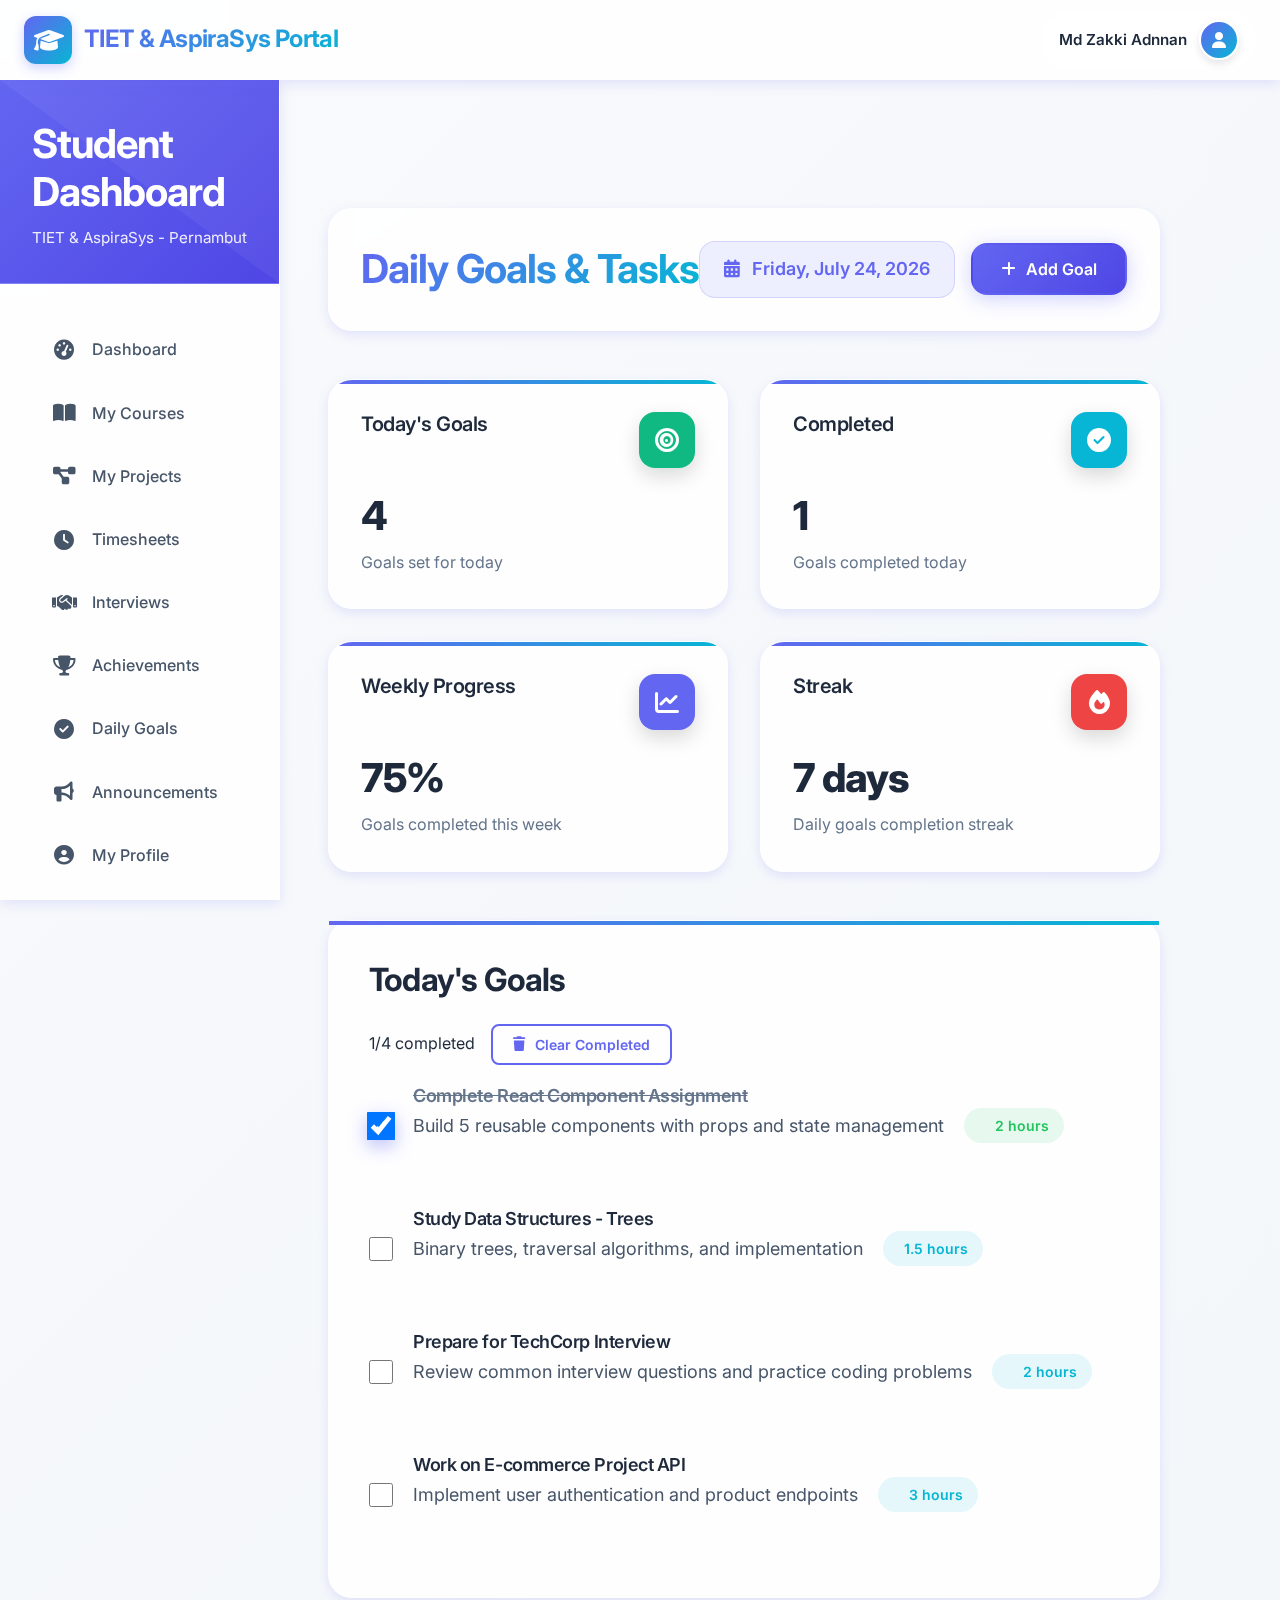
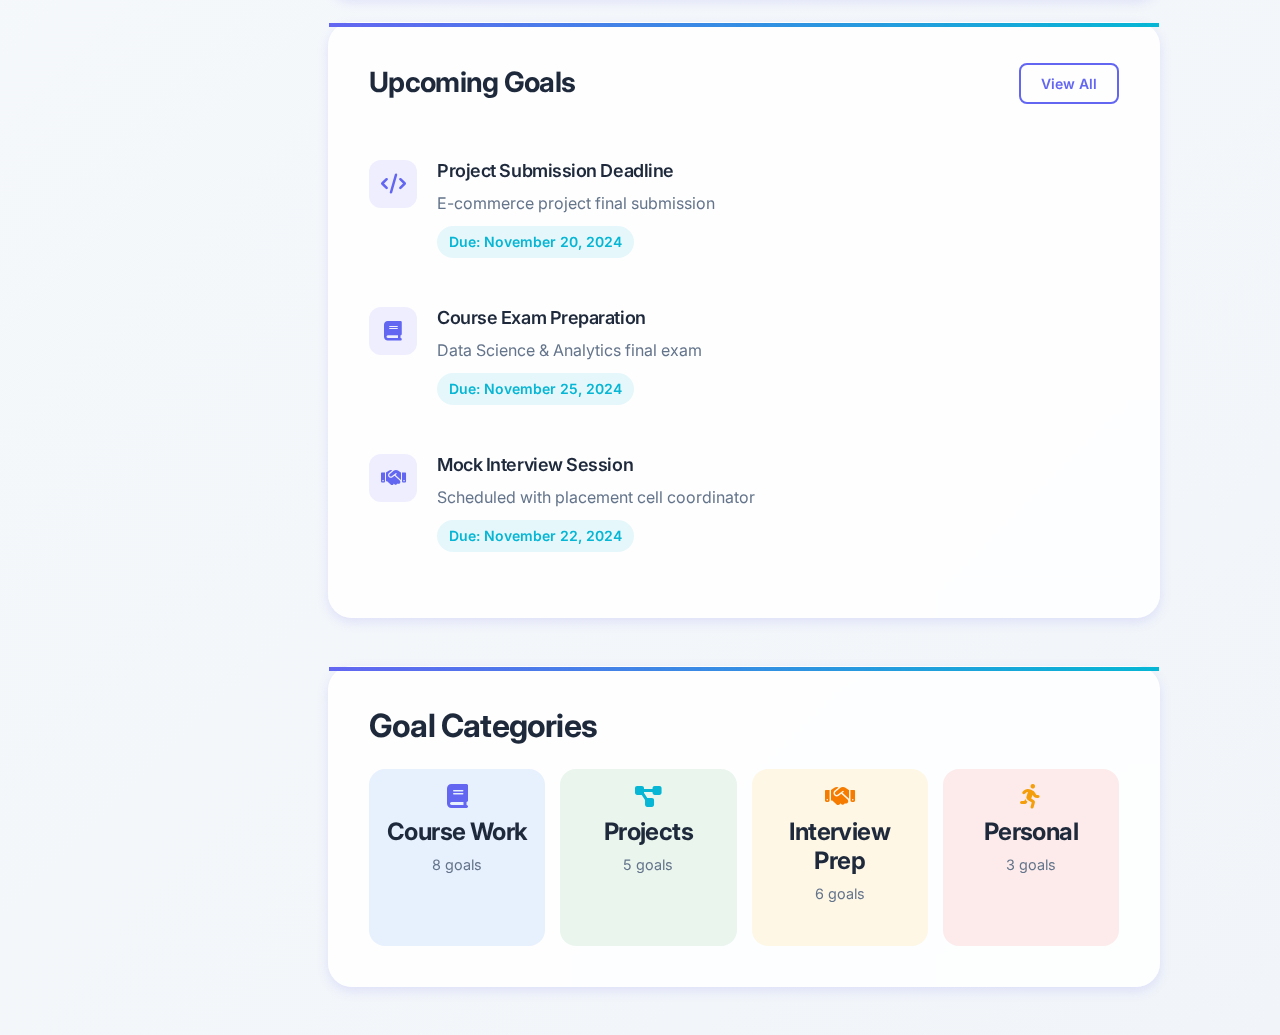
<file: pages/daliy-goals.html>
<!DOCTYPE html>
<html lang="en">

<head>
    <meta charset="UTF-8">
    <meta name="viewport" content="width=device-width, initial-scale=1.0">
    <title>Daily Goals - TIET & AspiraSys Portal</title>
    <link rel="stylesheet" href="../../assets/css/main.css">
    <link rel="preconnect" href="https://fonts.googleapis.com">
    <link rel="preconnect" href="https://fonts.gstatic.com" crossorigin>
    <link
        href="https://fonts.googleapis.com/css2?family=Inter:wght@300;400;500;600;700&family=Roboto:wght@300;400;500;700&display=swap"
        rel="stylesheet">
    <link rel="stylesheet" href="https://cdnjs.cloudflare.com/ajax/libs/font-awesome/6.4.0/css/all.min.css">
</head>

<body>
    <!-- Navigation -->
    <nav class="main-nav">
        <div class="nav-container">
            <div class="nav-brand">
                <div class="logo-placeholder">
                    <i class="fas fa-graduation-cap"></i>
                </div>
                <span class="brand-text">TIET & AspiraSys Portal</span>
            </div>
            <div class="nav-links">
                <div class="user-profile">
                    <span class="user-name">Md Zakki Adnnan</span>
                    <div class="user-avatar">
                        <i class="fas fa-user"></i>
                    </div>
                </div>
            </div>
        </div>
    </nav>

    <!-- Dashboard Layout -->
    <div class="dashboard-layout">
        <!-- Sidebar -->
        <div class="dashboard-layout">
    <!-- Sidebar -->
    <aside class="sidebar">
        <div class="sidebar-header">
            <h2>Student Dashboard</h2>
            <p>TIET & AspiraSys - Pernambut</p>
        </div>
        
        <nav class="sidebar-nav">
            <a href="dashboard.html" class="nav-item active">
                <i class="fas fa-tachometer-alt"></i>
                <span>Dashboard</span>
            </a>
            
            <a href="my-courses.html" class="nav-item">
                <i class="fas fa-book-open"></i>
                <span>My Courses</span>
            </a>
            
            <a href="my-projects.html" class="nav-item">
                <i class="fas fa-project-diagram"></i>
                <span>My Projects</span>
            </a>
            
            <a href="my-timesheets.html" class="nav-item">
                <i class="fas fa-clock"></i>
                <span>Timesheets</span>
            </a>
            
            <a href="my-interviews.html" class="nav-item">
                <i class="fas fa-handshake"></i>
                <span>Interviews</span>
            </a>
            
            <a href="achievements.html" class="nav-item">
                <i class="fas fa-trophy"></i>
                <span>Achievements</span>
            </a>
            
            <a href="daliy-goals.html" class="nav-item">
                <i class="fas fa-check-circle"></i>
                <span>Daily Goals</span>
            </a>
            
            <a href="announcements.html" class="nav-item">
                <i class="fas fa-bullhorn"></i>
                <span>Announcements</span>
            </a>
            
            <a href="my-profile.html" class="nav-item">
                <i class="fas fa-user-circle"></i>
                <span>My Profile</span>
            </a>
            
            <a href="/index.html" class="nav-item logout-item">
                <i class="fas fa-sign-out-alt"></i>
                <span>Logout</span>
            </a>
        </nav>
        
        <div class="sidebar-footer">
            <p style="padding: 20px; color: var(--gray-medium); font-size: 0.8rem; text-align: center;">
                &copy; 2024 TIET & AspiraSys<br>
                Pernambut Branch
            </p>
        </div>
    </aside>

    <!-- Mobile Menu Button (add this to your nav container) -->
    <button class="mobile-menu-btn" aria-label="Toggle mobile menu">
        <span></span>
        <span></span>
        <span></span>
    </button>

    <!-- Mobile Menu Container (add this after the main nav) -->
    <div class="mobile-menu-container">
        <div class="mobile-menu-overlay"></div>
        <div class="mobile-menu-panel">
            <!-- Mobile Menu Header -->
            <div class="mobile-menu-header">
                <div class="mobile-menu-avatar">
                    <i class="fas fa-user-graduate"></i>
                </div>
                <div class="mobile-menu-user-info">
                    <h3>Student Dashboard</h3>
                    <p>TIET & AspiraSys - Pernambut</p>
                </div>
            </div>
            
            <!-- Mobile Menu Content -->
            <div class="mobile-menu-content">
                <ul class="mobile-menu-nav">
                    <li>
                        <a href="dashboard.html" class="mobile-menu-item active">
                            <i class="fas fa-tachometer-alt"></i>
                            Dashboard
                        </a>
                    </li>
                    <li>
                        <a href="my-courses.html" class="mobile-menu-item">
                            <i class="fas fa-book-open"></i>
                            My Courses
                        </a>
                    </li>
                    <li>
                        <a href="my-projects.html" class="mobile-menu-item">
                            <i class="fas fa-project-diagram"></i>
                            My Projects
                        </a>
                    </li>
                    <li>
                        <a href="my-timesheets.html" class="mobile-menu-item">
                            <i class="fas fa-clock"></i>
                            Timesheets
                        </a>
                    </li>
                    <li>
                        <a href="my-interviews.html" class="mobile-menu-item">
                            <i class="fas fa-handshake"></i>
                            Interviews
                        </a>
                    </li>
                    <li>
                        <a href="achievements.html" class="mobile-menu-item">
                            <i class="fas fa-trophy"></i>
                            Achievements
                        </a>
                    </li>
                    <li>
                        <a href="daliy-goals.html" class="mobile-menu-item">
                            <i class="fas fa-check-circle"></i>
                            Daily Goals
                        </a>
                    </li>
                    <li>
                        <a href="announcements.html" class="mobile-menu-item">
                            <i class="fas fa-bullhorn"></i>
                            Announcements
                        </a>
                    </li>
                    <li>
                        <a href="my-profile.html" class="mobile-menu-item">
                            <i class="fas fa-user-circle"></i>
                            My Profile
                        </a>
                    </li>
                </ul>
                
                <div class="mobile-menu-divider"></div>
                
                <!-- Additional Menu Items -->
                <ul class="mobile-menu-nav">
                    <li>
                        <a href="/index.html" class="mobile-menu-item logout-item-mobile">
                            <i class="fas fa-sign-out-alt"></i>
                            Logout
                        </a>
                    </li>
                </ul>
                
                <!-- Copyright Information -->
                <div class="mobile-menu-copyright">
                    <p>&copy; 2024 TIET & AspiraSys - Pernambut</p>
                    <p class="mobile-menu-version">v1.0.0</p>
                </div>
            </div>
            
            <!-- Mobile Menu Footer -->
            <div class="mobile-menu-footer">
                <div class="mobile-menu-user-status">
                    <div class="user-status-indicator active"></div>
                    <span>Online</span>
                </div>
                
                <div class="mobile-menu-help">
                    <a href="#help" class="mobile-menu-help-link">
                        <i class="fas fa-question-circle"></i>
                        Help
                    </a>
                </div>
            </div>
        </div>
    </div>

        <!-- Main Content -->
        <main class="main-content">
            <div class="page-header">
                <h1>Daily Goals & Tasks</h1>
                <div class="page-header-actions">
                    <div class="date-display">
                        <i class="fas fa-calendar-alt"></i>
                        <span id="current-date">Loading...</span>
                    </div>
                    <button class="btn btn-primary" id="addGoal">
                        <i class="fas fa-plus"></i> Add Goal
                    </button>
                </div>
            </div>

            <!-- Goals Progress -->
            <div class="dashboard-cards">
                <div class="dashboard-card">
                    <div class="card-header">
                        <h3 class="card-title">Today's Goals</h3>
                        <div class="card-icon goals">
                            <i class="fas fa-bullseye"></i>
                        </div>
                    </div>
                    <div class="card-content">
                        <h3 id="todayGoalsCount">4</h3>
                        <p>Goals set for today</p>
                    </div>
                </div>

                <div class="dashboard-card">
                    <div class="card-header">
                        <h3 class="card-title">Completed</h3>
                        <div class="card-icon" style="background-color: var(--secondary-color);">
                            <i class="fas fa-check-circle"></i>
                        </div>
                    </div>
                    <div class="card-content">
                        <h3 id="completedGoalsCount">1</h3>
                        <p>Goals completed today</p>
                    </div>
                </div>

                <div class="dashboard-card">
                    <div class="card-header">
                        <h3 class="card-title">Weekly Progress</h3>
                        <div class="card-icon" style="background-color: var(--primary-color);">
                            <i class="fas fa-chart-line"></i>
                        </div>
                    </div>
                    <div class="card-content">
                        <h3>75%</h3>
                        <p>Goals completed this week</p>
                    </div>
                </div>

                <div class="dashboard-card">
                    <div class="card-header">
                        <h3 class="card-title">Streak</h3>
                        <div class="card-icon" style="background-color: var(--warning-color);">
                            <i class="fas fa-fire"></i>
                        </div>
                    </div>
                    <div class="card-content">
                        <h3>7 days</h3>
                        <p>Daily goals completion streak</p>
                    </div>
                </div>
            </div>

            <!-- Add Goal Form -->
            <div class="add-goal-form" id="goalForm" style="display: none;">
                <h3>Add New Goal</h3>
                <form id="newGoalForm">
                    <div class="form-grid">
                        <div class="form-group">
                            <label for="goalTitle">Goal Title</label>
                            <input type="text" id="goalTitle" class="form-control"
                                placeholder="e.g., Complete React assignment" required>
                        </div>
                        <div class="form-group">
                            <label for="goalCategory">Category</label>
                            <select id="goalCategory" class="form-control" required>
                                <option value="">Select Category</option>
                                <option value="course">Course Work</option>
                                <option value="project">Project</option>
                                <option value="interview">Interview Prep</option>
                                <option value="skill">Skill Development</option>
                                <option value="other">Other</option>
                            </select>
                        </div>
                    </div>
                    <div class="form-group">
                        <label for="goalDescription">Description (Optional)</label>
                        <textarea id="goalDescription" class="form-control"
                            placeholder="Add details about your goal..."></textarea>
                    </div>
                    <div class="form-grid">
                        <div class="form-group">
                            <label for="goalPriority">Priority</label>
                            <select id="goalPriority" class="form-control" required>
                                <option value="low">Low</option>
                                <option value="medium" selected>Medium</option>
                                <option value="high">High</option>
                            </select>
                        </div>
                        <div class="form-group">
                            <label for="goalTime">Estimated Time (hours)</label>
                            <input type="number" id="goalTime" class="form-control" min="0.5" max="8" step="0.5"
                                value="1" required>
                        </div>
                    </div>
                    <div class="d-flex justify-between mt-3">
                        <button type="button" class="btn btn-outline" id="cancelGoal">Cancel</button>
                        <button type="submit" class="btn btn-primary">Add Goal</button>
                    </div>
                </form>
            </div>

            <!-- Today's Goals List -->
            <div class="goals-container">
                <div class="goals-header">
                    <h3>Today's Goals</h3>
                    <div class="d-flex align-center gap-2">
                        <span class="text-muted" id="goalsProgress">1/4 completed</span>
                        <button class="btn btn-outline btn-small" id="clearCompleted">
                            <i class="fas fa-trash"></i> Clear Completed
                        </button>
                    </div>
                </div>

                <ul class="goals-list" id="goalsList">
                    <li class="goal-item completed">
                        <input type="checkbox" class="goal-checkbox" checked>
                        <div class="goal-content">
                            <h4 class="goal-title">Complete React Component Assignment</h4>
                            <p class="goal-description">Build 5 reusable components with props and state management</p>
                        </div>
                        <span class="goal-time">2 hours</span>
                    </li>

                    <li class="goal-item">
                        <input type="checkbox" class="goal-checkbox">
                        <div class="goal-content">
                            <h4 class="goal-title">Study Data Structures - Trees</h4>
                            <p class="goal-description">Binary trees, traversal algorithms, and implementation</p>
                        </div>
                        <span class="goal-time">1.5 hours</span>
                    </li>

                    <li class="goal-item">
                        <input type="checkbox" class="goal-checkbox">
                        <div class="goal-content">
                            <h4 class="goal-title">Prepare for TechCorp Interview</h4>
                            <p class="goal-description">Review common interview questions and practice coding problems
                            </p>
                        </div>
                        <span class="goal-time">2 hours</span>
                    </li>

                    <li class="goal-item">
                        <input type="checkbox" class="goal-checkbox">
                        <div class="goal-content">
                            <h4 class="goal-title">Work on E-commerce Project API</h4>
                            <p class="goal-description">Implement user authentication and product endpoints</p>
                        </div>
                        <span class="goal-time">3 hours</span>
                    </li>
                </ul>
            </div>

            <!-- Upcoming Goals -->
            <div class="recent-activities mt-3">
                <div class="section-header">
                    <h2>Upcoming Goals</h2>
                    <button class="btn btn-outline btn-small" id="viewAllGoals">
                        View All
                    </button>
                </div>

                <ul class="activity-list">
                    <li class="activity-item">
                        <div class="activity-icon">
                            <i class="fas fa-code"></i>
                        </div>
                        <div class="activity-content">
                            <h4>Project Submission Deadline</h4>
                            <p>E-commerce project final submission</p>
                            <span class="activity-time">Due: November 20, 2024</span>
                        </div>
                    </li>

                    <li class="activity-item">
                        <div class="activity-icon">
                            <i class="fas fa-book"></i>
                        </div>
                        <div class="activity-content">
                            <h4>Course Exam Preparation</h4>
                            <p>Data Science & Analytics final exam</p>
                            <span class="activity-time">Due: November 25, 2024</span>
                        </div>
                    </li>

                    <li class="activity-item">
                        <div class="activity-icon">
                            <i class="fas fa-handshake"></i>
                        </div>
                        <div class="activity-content">
                            <h4>Mock Interview Session</h4>
                            <p>Scheduled with placement cell coordinator</p>
                            <span class="activity-time">Due: November 22, 2024</span>
                        </div>
                    </li>
                </ul>
            </div>

            <!-- Goal Categories -->
            <div class="goals-container mt-3">
                <h3>Goal Categories</h3>
                <div class="categories-grid"
                    style="display: grid; grid-template-columns: repeat(auto-fit, minmax(150px, 1fr)); gap: 15px; margin-top: 20px;">
                    <div class="category-item"
                        style="background: rgba(26, 115, 232, 0.1); padding: 15px; border-radius: var(--border-radius); text-align: center;">
                        <i class="fas fa-book"
                            style="font-size: 1.5rem; color: var(--primary-color); margin-bottom: 10px;"></i>
                        <h4 style="margin-bottom: 5px;">Course Work</h4>
                        <p style="color: var(--gray-medium); font-size: 0.9rem;">8 goals</p>
                    </div>

                    <div class="category-item"
                        style="background: rgba(52, 168, 83, 0.1); padding: 15px; border-radius: var(--border-radius); text-align: center;">
                        <i class="fas fa-project-diagram"
                            style="font-size: 1.5rem; color: var(--secondary-color); margin-bottom: 10px;"></i>
                        <h4 style="margin-bottom: 5px;">Projects</h4>
                        <p style="color: var(--gray-medium); font-size: 0.9rem;">5 goals</p>
                    </div>

                    <div class="category-item"
                        style="background: rgba(251, 188, 5, 0.1); padding: 15px; border-radius: var(--border-radius); text-align: center;">
                        <i class="fas fa-handshake" style="font-size: 1.5rem; color: #f57c00; margin-bottom: 10px;"></i>
                        <h4 style="margin-bottom: 5px;">Interview Prep</h4>
                        <p style="color: var(--gray-medium); font-size: 0.9rem;">6 goals</p>
                    </div>

                    <div class="category-item"
                        style="background: rgba(234, 67, 53, 0.1); padding: 15px; border-radius: var(--border-radius); text-align: center;">
                        <i class="fas fa-running"
                            style="font-size: 1.5rem; color: var(--accent-color); margin-bottom: 10px;"></i>
                        <h4 style="margin-bottom: 5px;">Personal</h4>
                        <p style="color: var(--gray-medium); font-size: 0.9rem;">3 goals</p>
                    </div>
                </div>
            </div>
        </main>
    </div>

    <script src="../../assets/js/navigation.js"></script>
    <script>
        // DOM Elements
        const addGoalBtn = document.getElementById('addGoal');
        const goalForm = document.getElementById('goalForm');
        const cancelGoalBtn = document.getElementById('cancelGoal');
        const newGoalForm = document.getElementById('newGoalForm');
        const goalsList = document.getElementById('goalsList');
        const clearCompletedBtn = document.getElementById('clearCompleted');
        const todayGoalsCount = document.getElementById('todayGoalsCount');
        const completedGoalsCount = document.getElementById('completedGoalsCount');
        const goalsProgress = document.getElementById('goalsProgress');

        // Toggle goal form
        addGoalBtn.addEventListener('click', function () {
            goalForm.style.display = 'block';
            addGoalBtn.style.display = 'none';
        });

        cancelGoalBtn.addEventListener('click', function () {
            goalForm.style.display = 'none';
            addGoalBtn.style.display = 'flex';
            newGoalForm.reset();
        });

        // Handle new goal submission
        newGoalForm.addEventListener('submit', function (e) {
            e.preventDefault();

            const title = document.getElementById('goalTitle').value;
            const category = document.getElementById('goalCategory').value;
            const description = document.getElementById('goalDescription').value;
            const priority = document.getElementById('goalPriority').value;
            const time = document.getElementById('goalTime').value;

            // Create new goal item
            const newGoal = document.createElement('li');
            newGoal.className = 'goal-item';
            newGoal.innerHTML = `
                <input type="checkbox" class="goal-checkbox">
                <div class="goal-content">
                    <h4 class="goal-title">${title}</h4>
                    ${description ? `<p class="goal-description">${description}</p>` : ''}
                </div>
                <span class="goal-time">${time} hour${time != 1 ? 's' : ''}</span>
            `;

            // Add priority indicator
            if (priority === 'high') {
                newGoal.style.borderLeft = '3px solid var(--accent-color)';
            } else if (priority === 'medium') {
                newGoal.style.borderLeft = '3px solid var(--warning-color)';
            }

            // Add to list
            goalsList.appendChild(newGoal);

            // Update counts
            updateGoalCounts();

            // Reset form and hide
            newGoalForm.reset();
            goalForm.style.display = 'none';
            addGoalBtn.style.display = 'flex';

            // Add event listener to new checkbox
            newGoal.querySelector('.goal-checkbox').addEventListener('change', updateGoalCounts);

            alert('Goal added successfully!');
        });

        // Update goal counts
        function updateGoalCounts() {
            const totalGoals = document.querySelectorAll('.goal-item').length;
            const completedGoals = document.querySelectorAll('.goal-item.completed').length;

            todayGoalsCount.textContent = totalGoals;
            completedGoalsCount.textContent = completedGoals;
            goalsProgress.textContent = `${completedGoals}/${totalGoals} completed`;

            // Update progress percentage
            const progressPercent = totalGoals > 0 ? Math.round((completedGoals / totalGoals) * 100) : 0;

            // Update checkbox states
            document.querySelectorAll('.goal-checkbox').forEach((checkbox, index) => {
                checkbox.addEventListener('change', function () {
                    const goalItem = this.closest('.goal-item');
                    if (this.checked) {
                        goalItem.classList.add('completed');
                    } else {
                        goalItem.classList.remove('completed');
                    }
                    updateGoalCounts();
                });
            });
        }

        // Clear completed goals
        clearCompletedBtn.addEventListener('click', function () {
            const completedItems = document.querySelectorAll('.goal-item.completed');
            if (completedItems.length > 0) {
                if (confirm(`Are you sure you want to remove ${completedItems.length} completed goals?`)) {
                    completedItems.forEach(item => item.remove());
                    updateGoalCounts();
                    alert('Completed goals cleared!');
                }
            } else {
                alert('No completed goals to clear.');
            }
        });

        // View all goals
        document.getElementById('viewAllGoals').addEventListener('click', function () {
            alert('All goals view would be implemented here. For demo, this is a placeholder.');
        });

        // Initialize goal counts
        updateGoalCounts();
    </script>
</body>

</html>
</file>
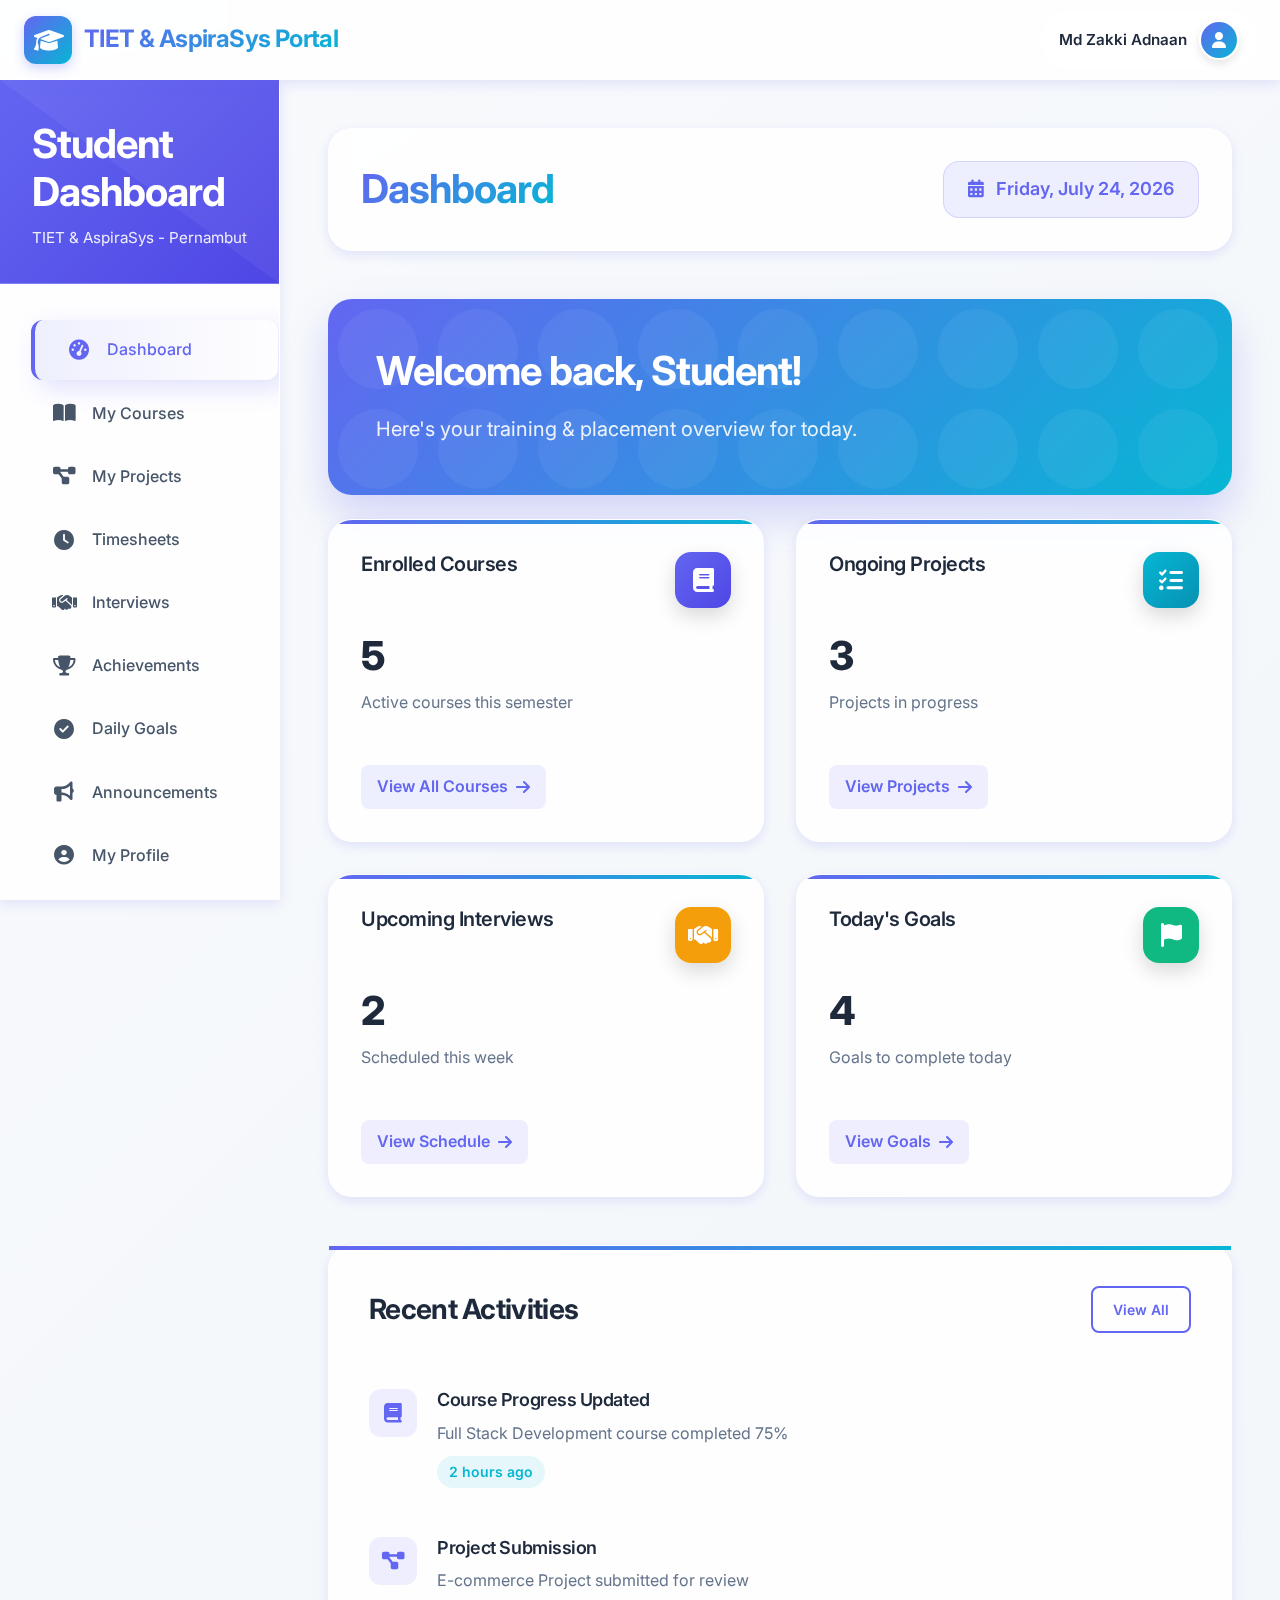
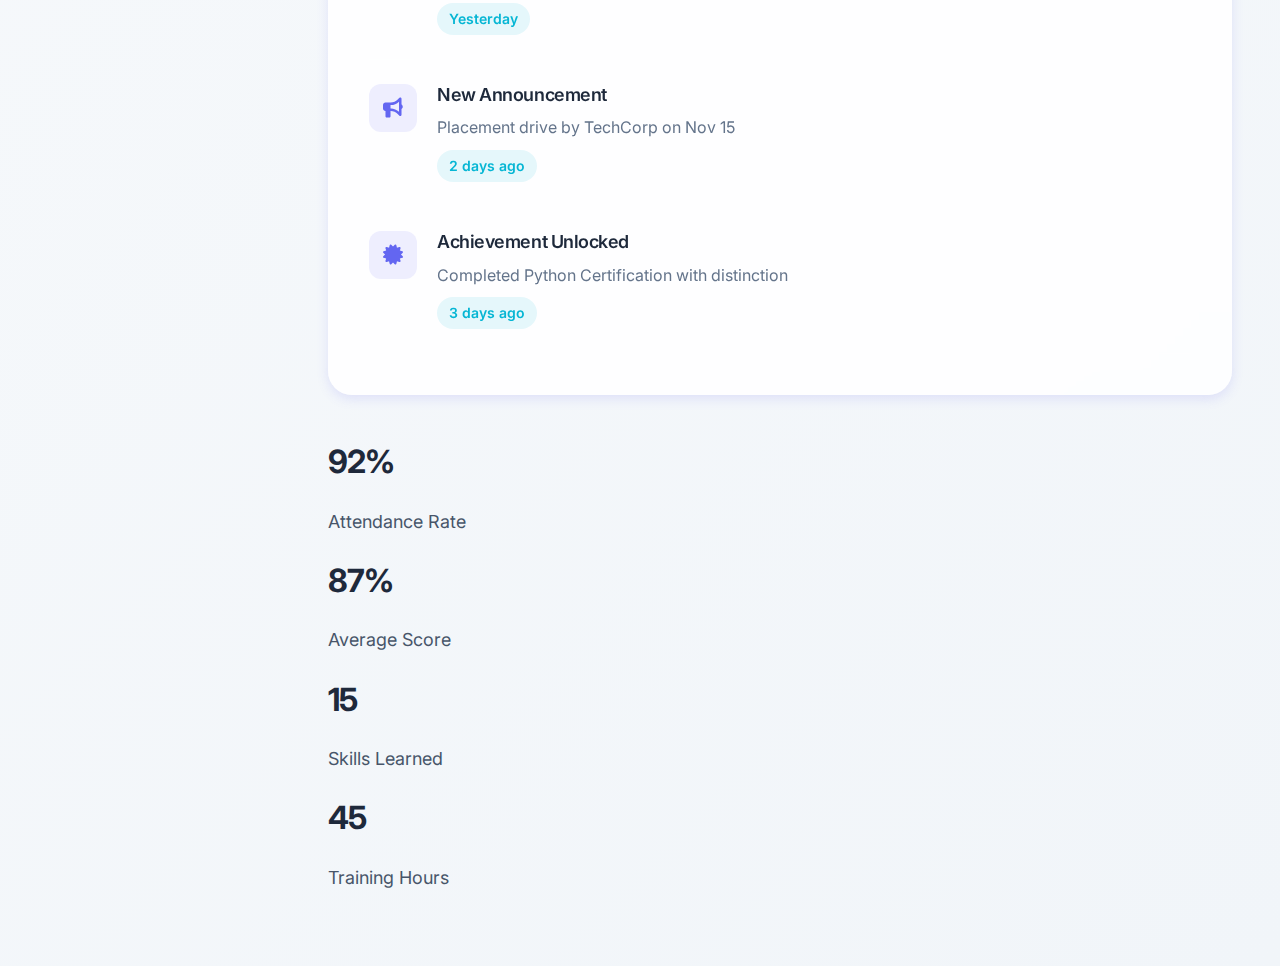
<file: pages/dashboard.html>
<!DOCTYPE html>
<html lang="en">

<head>
    <meta charset="UTF-8">
    <meta name="viewport" content="width=device-width, initial-scale=1.0">
    <title>Dashboard - TIET & AspiraSys Portal</title>
    <link rel="stylesheet" href="../../assets/css/main.css">
    <link rel="preconnect" href="https://fonts.googleapis.com">
    <link rel="preconnect" href="https://fonts.gstatic.com" crossorigin>
    <link
        href="https://fonts.googleapis.com/css2?family=Inter:wght@300;400;500;600;700&family=Roboto:wght@300;400;500;700&display=swap"
        rel="stylesheet">
    <link rel="stylesheet" href="https://cdnjs.cloudflare.com/ajax/libs/font-awesome/6.4.0/css/all.min.css">
</head>

<body>
    <!-- Navigation -->
    <nav class="main-nav">
        <div class="nav-container">
            <div class="nav-brand">
                <div class="logo-placeholder">
                                        <i class="fas fa-graduation-cap"></i>
                                    </div>
                <span class="brand-text">TIET & AspiraSys Portal</span>
            </div>
            <div class="nav-links">
                <div class="user-profile">
                    <span class="user-name">Md Zakki Adnaan</span>
                    <div class="user-avatar">
                        <i class="fas fa-user"></i>
                    </div>
                </div>
            </div>
        </div>
    </nav>

    <!-- Dashboard Layout -->
    <div class="dashboard-layout">
        <!-- Sidebar -->
        <aside class="sidebar">
            <div class="sidebar-header">
                <h2>Student Dashboard</h2>
                <p>TIET & AspiraSys - Pernambut</p>
            </div>

            <nav class="sidebar-nav">
                <a href="dashboard.html" class="nav-item active">
                    <i class="fas fa-tachometer-alt"></i>
                    <span>Dashboard</span>
                </a>

                <a href="my-courses.html" class="nav-item">
                    <i class="fas fa-book-open"></i>
                    <span>My Courses</span>
                </a>

                <a href="my-projects.html" class="nav-item">
                    <i class="fas fa-project-diagram"></i>
                    <span>My Projects</span>
                </a>

                <a href="my-timesheets.html" class="nav-item">
                    <i class="fas fa-clock"></i>
                    <span>Timesheets</span>
                </a>

                <a href="my-interviews.html" class="nav-item">
                    <i class="fas fa-handshake"></i>
                    <span>Interviews</span>
                </a>

                <a href="achievements.html" class="nav-item">
                    <i class="fas fa-trophy"></i>
                    <span>Achievements</span>
                </a>

                <a href="daliy-goals.html" class="nav-item">
                    <i class="fas fa-check-circle"></i>
                    <span>Daily Goals</span>
                </a>

                <a href="announcements.html" class="nav-item">
                    <i class="fas fa-bullhorn"></i>
                    <span>Announcements</span>
                </a>

                <a href="my-profile.html" class="nav-item">
                    <i class="fas fa-user-circle"></i>
                    <span>My Profile</span>
                </a>

                <a href="/index.html" class="nav-item logout-item">
                    <i class="fas fa-sign-out-alt"></i>
                    <span>Logout</span>
                </a>
            </nav>

            <div class="sidebar-footer">
                <p style="padding: 20px; color: var(--gray-medium); font-size: 0.8rem; text-align: center;">
                    &copy; 2024 TIET & AspiraSys<br>
                    Pernambut Branch
                </p>
            </div>
        </aside>

        <!-- Mobile Menu Button (add this to your nav container) -->
        <button class="mobile-menu-btn" aria-label="Toggle mobile menu">
            <span></span>
            <span></span>
            <span></span>
        </button>

        <!-- Mobile Menu Container (add this after the main nav) -->
        <div class="mobile-menu-container">
            <div class="mobile-menu-overlay"></div>
            <div class="mobile-menu-panel">
                <!-- Mobile Menu Header -->
                <div class="mobile-menu-header">
                    <div class="mobile-menu-avatar">
                        <i class="fas fa-user-graduate"></i>
                    </div>
                    <div class="mobile-menu-user-info">
                        <h3>Student Dashboard</h3>
                        <p>TIET & AspiraSys - Pernambut</p>
                    </div>
                </div>

                <!-- Mobile Menu Content -->
                <div class="mobile-menu-content">
                    <ul class="mobile-menu-nav">
                        <li>
                            <a href="dashboard.html" class="mobile-menu-item active">
                                <i class="fas fa-tachometer-alt"></i>
                                Dashboard
                            </a>
                        </li>
                        <li>
                            <a href="my-courses.html" class="mobile-menu-item">
                                <i class="fas fa-book-open"></i>
                                My Courses
                            </a>
                        </li>
                        <li>
                            <a href="my-projects.html" class="mobile-menu-item">
                                <i class="fas fa-project-diagram"></i>
                                My Projects
                            </a>
                        </li>
                        <li>
                            <a href="my-timesheets.html" class="mobile-menu-item">
                                <i class="fas fa-clock"></i>
                                Timesheets
                            </a>
                        </li>
                        <li>
                            <a href="my-interviews.html" class="mobile-menu-item">
                                <i class="fas fa-handshake"></i>
                                Interviews
                            </a>
                        </li>
                        <li>
                            <a href="achievements.html" class="mobile-menu-item">
                                <i class="fas fa-trophy"></i>
                                Achievements
                            </a>
                        </li>
                        <li>
                            <a href="daliy-goals.html" class="mobile-menu-item">
                                <i class="fas fa-check-circle"></i>
                                Daily Goals
                            </a>
                        </li>
                        <li>
                            <a href="announcements.html" class="mobile-menu-item">
                                <i class="fas fa-bullhorn"></i>
                                Announcements
                            </a>
                        </li>
                        <li>
                            <a href="my-profile.html" class="mobile-menu-item">
                                <i class="fas fa-user-circle"></i>
                                My Profile
                            </a>
                        </li>
                    </ul>

                    <div class="mobile-menu-divider"></div>

                    <!-- Additional Menu Items -->
                    <ul class="mobile-menu-nav">
                        <li>
                            <a href="/index.html" class="mobile-menu-item logout-item-mobile">
                                <i class="fas fa-sign-out-alt"></i>
                                Logout
                            </a>
                        </li>
                    </ul>

                    <!-- Copyright Information -->
                    <div class="mobile-menu-copyright">
                        <p>&copy; 2024 TIET & AspiraSys - Pernambut</p>
                        <p class="mobile-menu-version">v1.0.0</p>
                    </div>
                </div>

                <!-- Mobile Menu Footer -->
                <div class="mobile-menu-footer">
                    <div class="mobile-menu-user-status">
                        <div class="user-status-indicator active"></div>
                        <span>Online</span>
                    </div>

                    <div class="mobile-menu-help">
                        <a href="#help" class="mobile-menu-help-link">
                            <i class="fas fa-question-circle"></i>
                            Help
                        </a>
                    </div>
                </div>
            </div>
        </div>
        <!-- Main Content -->
        <main class="main-content">
            <div class="page-header">
                <h1>Dashboard</h1>
                <div class="page-header-actions">
                    <div class="date-display">
                        <i class="fas fa-calendar-alt"></i>
                        <span id="current-date">Loading...</span>
                    </div>
                </div>
            </div>

            <!-- Welcome Message -->
            <div class="welcome-banner mb-3">
                <h2 class="welcome-message">Welcome back, Student!</h2>
                <p>Here's your training & placement overview for today.</p>
            </div>

            <!-- Dashboard Cards -->
            <div class="dashboard-cards">
                <div class="dashboard-card">
                    <div class="card-header">
                        <h3 class="card-title">Enrolled Courses</h3>
                        <div class="card-icon courses">
                            <i class="fas fa-book"></i>
                        </div>
                    </div>
                    <div class="card-content">
                        <h3 class="enrolled-courses">5</h3>
                        <p>Active courses this semester</p>
                    </div>
                    <div class="card-footer">
                        <a href="my-courses.html">
                            View All Courses
                            <i class="fas fa-arrow-right"></i>
                        </a>
                    </div>
                </div>

                <div class="dashboard-card">
                    <div class="card-header">
                        <h3 class="card-title">Ongoing Projects</h3>
                        <div class="card-icon projects">
                            <i class="fas fa-tasks"></i>
                        </div>
                    </div>
                    <div class="card-content">
                        <h3 class="ongoing-projects">3</h3>
                        <p>Projects in progress</p>
                    </div>
                    <div class="card-footer">
                        <a href="my-projects.html">
                            View Projects
                            <i class="fas fa-arrow-right"></i>
                        </a>
                    </div>
                </div>

                <div class="dashboard-card">
                    <div class="card-header">
                        <h3 class="card-title">Upcoming Interviews</h3>
                        <div class="card-icon interviews">
                            <i class="fas fa-handshake"></i>
                        </div>
                    </div>
                    <div class="card-content">
                        <h3 class="upcoming-interviews">2</h3>
                        <p>Scheduled this week</p>
                    </div>
                    <div class="card-footer">
                        <a href="my-interviews.html">
                            View Schedule
                            <i class="fas fa-arrow-right"></i>
                        </a>
                    </div>
                </div>

                <div class="dashboard-card">
                    <div class="card-header">
                        <h3 class="card-title">Today's Goals</h3>
                        <div class="card-icon goals">
                            <i class="fas fa-flag"></i>
                        </div>
                    </div>
                    <div class="card-content">
                        <h3 class="todays-goals">4</h3>
                        <p>Goals to complete today</p>
                    </div>
                    <div class="card-footer">
                        <a href="daily-goals.html">
                            View Goals
                            <i class="fas fa-arrow-right"></i>
                        </a>
                    </div>
                </div>
            </div>

            <!-- Recent Activities -->
            <div class="recent-activities">
                <div class="section-header">
                    <h2>Recent Activities</h2>
                    <a href="#" class="btn btn-outline btn-small">View All</a>
                </div>

                <ul class="activity-list">
                    <li class="activity-item">
                        <div class="activity-icon">
                            <i class="fas fa-book"></i>
                        </div>
                        <div class="activity-content">
                            <h4>Course Progress Updated</h4>
                            <p>Full Stack Development course completed 75%</p>
                            <span class="activity-time">2 hours ago</span>
                        </div>
                    </li>

                    <li class="activity-item">
                        <div class="activity-icon">
                            <i class="fas fa-project-diagram"></i>
                        </div>
                        <div class="activity-content">
                            <h4>Project Submission</h4>
                            <p>E-commerce Project submitted for review</p>
                            <span class="activity-time">Yesterday</span>
                        </div>
                    </li>

                    <li class="activity-item">
                        <div class="activity-icon">
                            <i class="fas fa-bullhorn"></i>
                        </div>
                        <div class="activity-content">
                            <h4>New Announcement</h4>
                            <p>Placement drive by TechCorp on Nov 15</p>
                            <span class="activity-time">2 days ago</span>
                        </div>
                    </li>

                    <li class="activity-item">
                        <div class="activity-icon">
                            <i class="fas fa-certificate"></i>
                        </div>
                        <div class="activity-content">
                            <h4>Achievement Unlocked</h4>
                            <p>Completed Python Certification with distinction</p>
                            <span class="activity-time">3 days ago</span>
                        </div>
                    </li>
                </ul>
            </div>

            <!-- Quick Stats -->
            <div class="quick-stats mt-3">
                <div class="stats-grid">
                    <div class="stat-item">
                        <h3>92%</h3>
                        <p>Attendance Rate</p>
                    </div>
                    <div class="stat-item">
                        <h3>87%</h3>
                        <p>Average Score</p>
                    </div>
                    <div class="stat-item">
                        <h3>15</h3>
                        <p>Skills Learned</p>
                    </div>
                    <div class="stat-item">
                        <h3>45</h3>
                        <p>Training Hours</p>
                    </div>
                </div>
            </div>
        </main>
    </div>

    <script src="../../assets/js/navigation.js"></script>
    <script>
        // Load dashboard data
        if (window.navigation && window.navigation.loadDashboardData) {
            window.navigation.loadDashboardData();
        }
    </script>
</body>

</html>
</file>
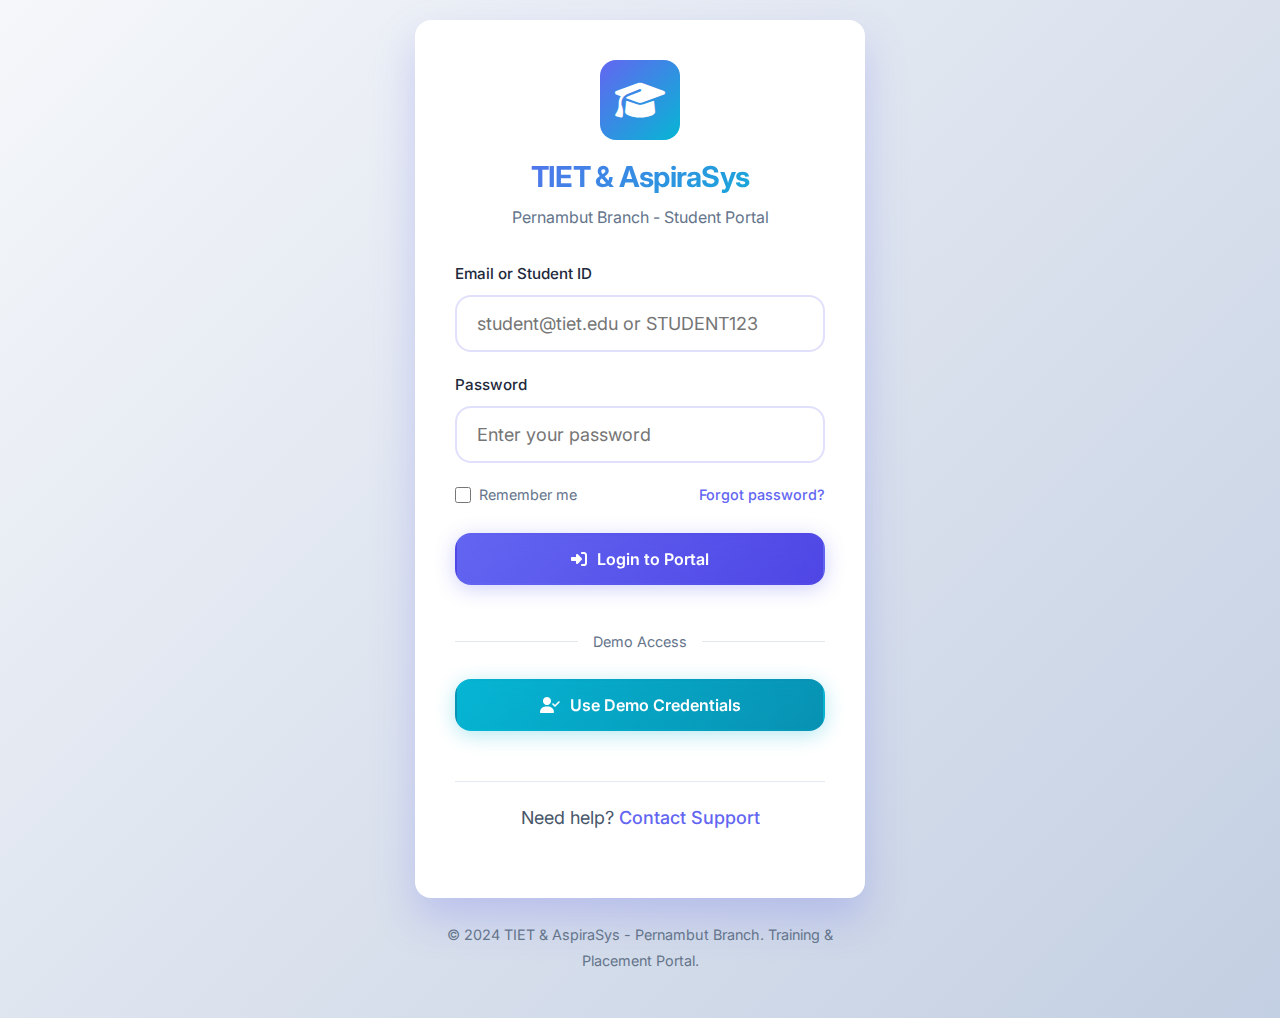
<file: pages/login.html>
<!DOCTYPE html>
<html lang="en">
<head>
    <meta charset="UTF-8">
    <meta name="viewport" content="width=device-width, initial-scale=1.0">
    <title>Login - TIET & AspiraSys Portal</title>
    <link rel="stylesheet" href="../../assets/css/auth.css">
    <link rel="stylesheet" href="../../assets/css/main.css">
    <link rel="preconnect" href="https://fonts.googleapis.com">
    <link rel="preconnect" href="https://fonts.gstatic.com" crossorigin>
    <link href="https://fonts.googleapis.com/css2?family=Inter:wght@300;400;500;600;700&family=Roboto:wght@300;400;500;700&display=swap" rel="stylesheet">
    <link rel="stylesheet" href="https://cdnjs.cloudflare.com/ajax/libs/font-awesome/6.4.0/css/all.min.css">
</head>
<body>
    <div class="auth-page">
        <div class="auth-container">
            <div class="auth-card">
                <div class="auth-header">
                    <div class="auth-logo">
                        <i class="fas fa-graduation-cap"></i>
                    </div>
                    <h1 class="auth-title">TIET & AspiraSys</h1>
                    <p class="auth-subtitle">Pernambut Branch - Student Portal</p>
                </div>
                
                <form id="loginForm" class="auth-form" novalidate>
                    <div class="form-group">
                        <label for="email">Email or Student ID</label>
                        <input type="text" id="email" class="form-control" placeholder="student@tiet.edu or STUDENT123" required>
                        <div id="emailError" class="error-message"></div>
                    </div>
                    
                    <div class="form-group">
                        <label for="password">Password</label>
                        <input type="password" id="password" class="form-control" placeholder="Enter your password" required>
                        <div id="passwordError" class="error-message"></div>
                    </div>
                    
                    <div class="form-options">
                        <label class="remember-me">
                            <input type="checkbox" id="remember">
                            <span>Remember me</span>
                        </label>
                        <a href="#" class="forgot-password">Forgot password?</a>
                    </div>
                    
                    <button type="submit" class="btn btn-primary auth-btn">
                        <i class="fas fa-sign-in-alt"></i> Login to Portal
                    </button>
                    
                    <div class="auth-divider">
                        <span>Demo Access</span>
                    </div>
                    
                    <button type="button" id="demoLogin" class="btn btn-secondary auth-btn">
                        <i class="fas fa-user-check"></i> Use Demo Credentials
                    </button>
                </form>
                
                <div class="demo-credentials" style="display: none;">
                    <p class="demo-title">Demo Credentials:</p>
                    <p class="demo-info">
                        <strong>Email:</strong> student@tiet.edu<br>
                        <strong>Student ID:</strong> STUDENT123<br>
                        <strong>Password:</strong> password123
                    </p>
                </div>
                
                <div class="auth-footer">
                    <p>Need help? <a href="mailto:support@tiet-aspirasys.edu.in">Contact Support</a></p>
                </div>
            </div>
            
            <div class="text-center mt-3">
                <p style="color: var(--gray-medium); font-size: 0.9rem;">
                    &copy; 2024 TIET & AspiraSys - Pernambut Branch. Training & Placement Portal.
                </p>
            </div>
        </div>
    </div>

    <script src="../../assets/js/auth.js"></script>
    <script src="../../assets/js/navigation.js"></script>
</body>
</html>
</file>
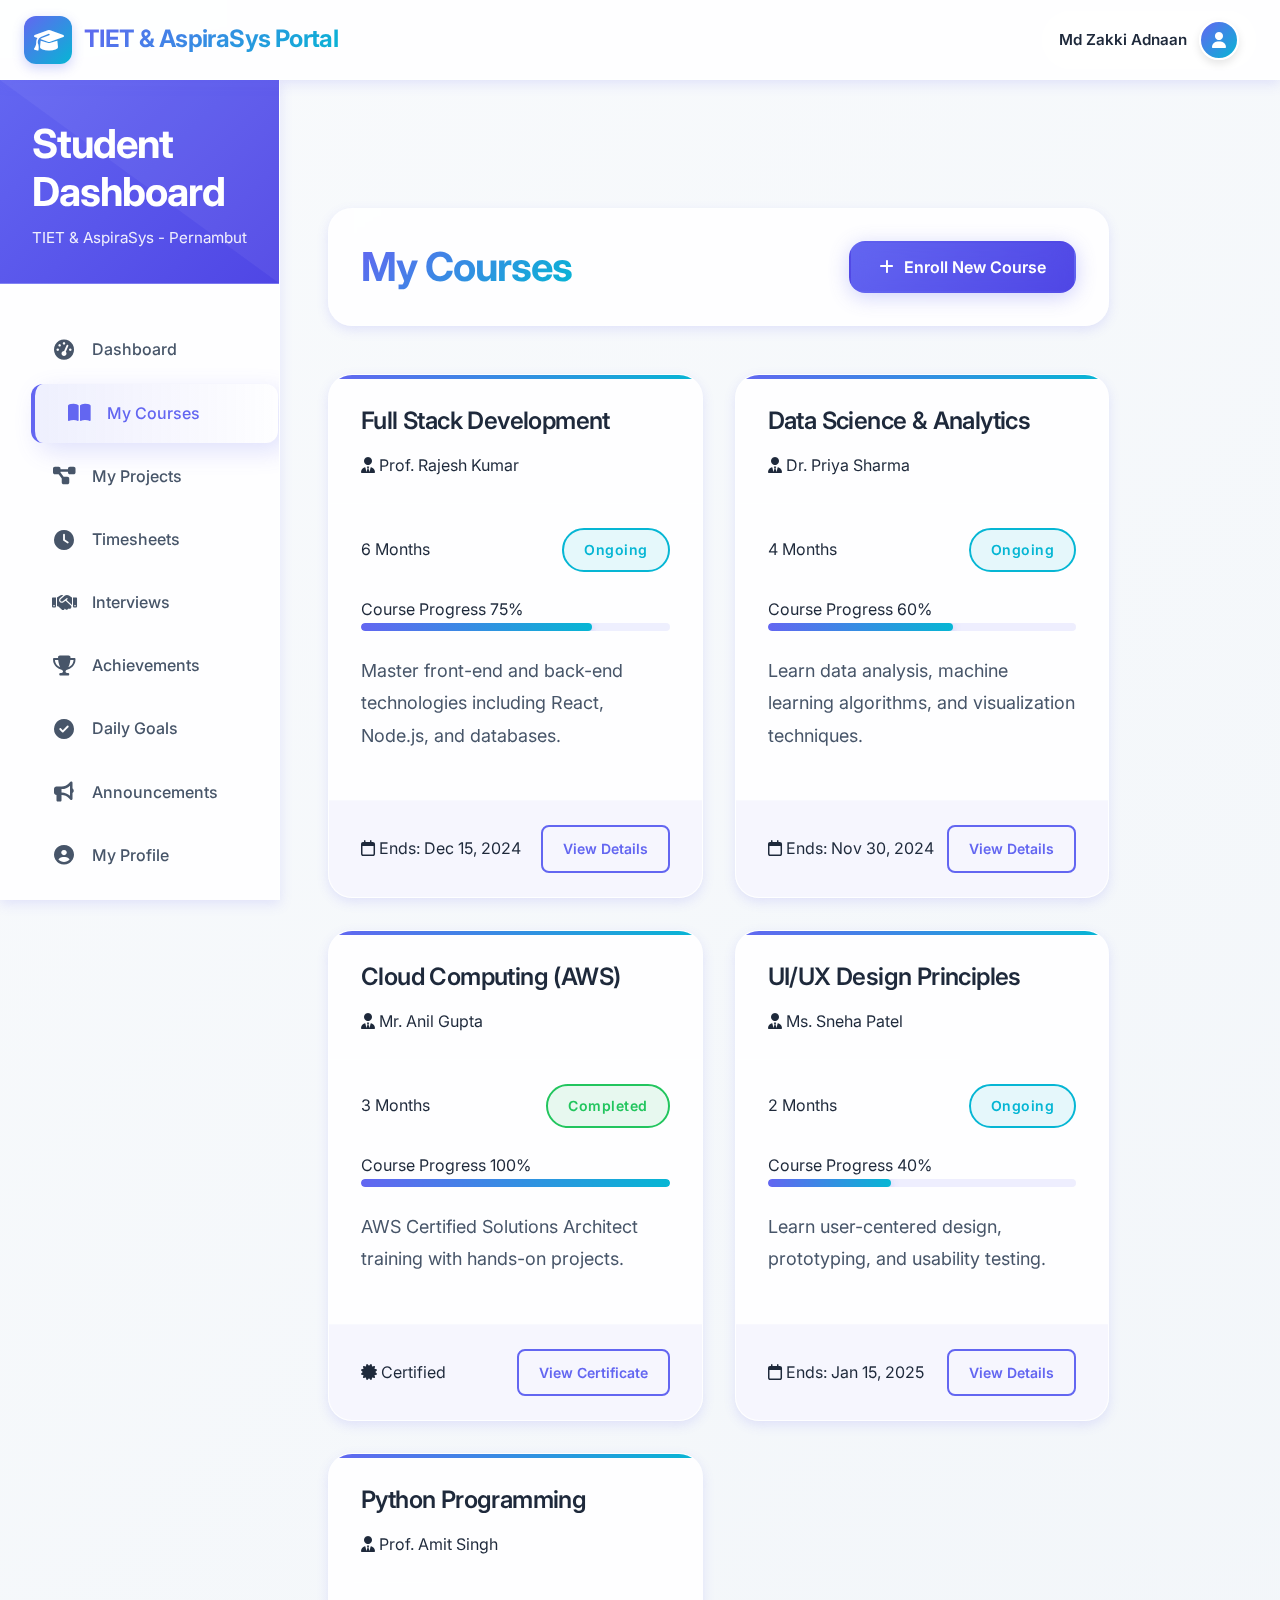
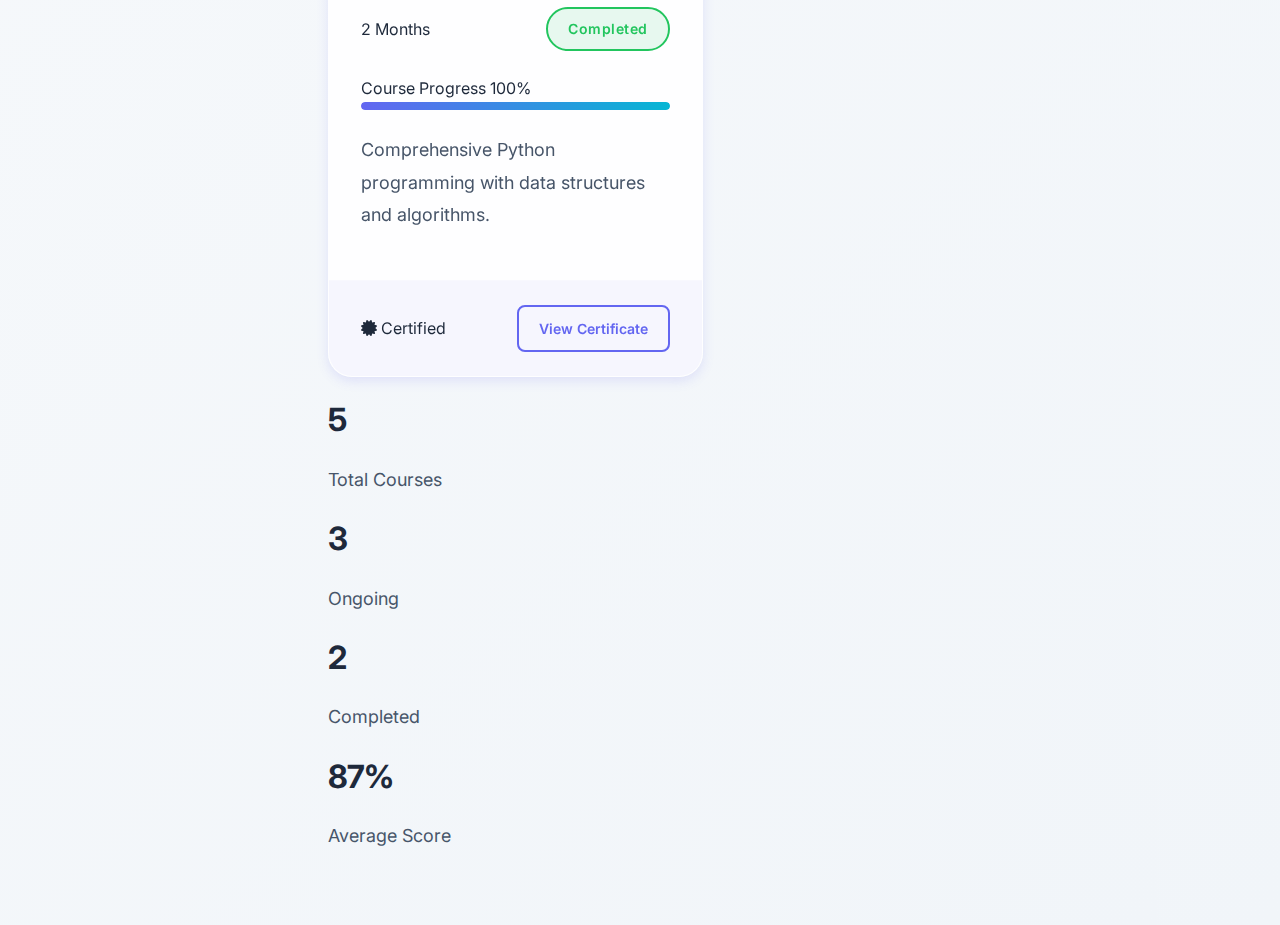
<file: pages/my-courses.html>
<!DOCTYPE html>
<html lang="en">

<head>
    <meta charset="UTF-8">
    <meta name="viewport" content="width=device-width, initial-scale=1.0">
    <title>My Courses - TIET & AspiraSys Portal</title>
    <link rel="stylesheet" href="../../assets/css/main.css">
    <link rel="preconnect" href="https://fonts.googleapis.com">
    <link rel="preconnect" href="https://fonts.gstatic.com" crossorigin>
    <link
        href="https://fonts.googleapis.com/css2?family=Inter:wght@300;400;500;600;700&family=Roboto:wght@300;400;500;700&display=swap"
        rel="stylesheet">
    <link rel="stylesheet" href="https://cdnjs.cloudflare.com/ajax/libs/font-awesome/6.4.0/css/all.min.css">
</head>

<body>
    <!-- Navigation -->
    <nav class="main-nav">
        <div class="nav-container">
            <div class="nav-brand">
                <div class="logo-placeholder">
                                        <i class="fas fa-graduation-cap"></i>
                                    </div>
                <span class="brand-text">TIET & AspiraSys Portal</span>
            </div>
            <div class="nav-links">
                <div class="user-profile">
                    <span class="user-name">Md Zakki Adnaan</span>
                    <div class="user-avatar">
                        <i class="fas fa-user"></i>
                    </div>
                </div>
            </div>
        </div>
    </nav>

    <!-- Dashboard Layout -->
    <div class="dashboard-layout">
        <!-- Sidebar -->
        <div class="dashboard-layout">
    <!-- Sidebar -->
    <aside class="sidebar">
        <div class="sidebar-header">
            <h2>Student Dashboard</h2>
            <p>TIET & AspiraSys - Pernambut</p>
        </div>
        
        <nav class="sidebar-nav">
            <a href="dashboard.html" class="nav-item active">
                <i class="fas fa-tachometer-alt"></i>
                <span>Dashboard</span>
            </a>
            
            <a href="my-courses.html" class="nav-item">
                <i class="fas fa-book-open"></i>
                <span>My Courses</span>
            </a>
            
            <a href="my-projects.html" class="nav-item">
                <i class="fas fa-project-diagram"></i>
                <span>My Projects</span>
            </a>
            
            <a href="my-timesheets.html" class="nav-item">
                <i class="fas fa-clock"></i>
                <span>Timesheets</span>
            </a>
            
            <a href="my-interviews.html" class="nav-item">
                <i class="fas fa-handshake"></i>
                <span>Interviews</span>
            </a>
            
            <a href="achievements.html" class="nav-item">
                <i class="fas fa-trophy"></i>
                <span>Achievements</span>
            </a>
            
            <a href="daliy-goals.html" class="nav-item">
                <i class="fas fa-check-circle"></i>
                <span>Daily Goals</span>
            </a>
            
            <a href="announcements.html" class="nav-item">
                <i class="fas fa-bullhorn"></i>
                <span>Announcements</span>
            </a>
            
            <a href="my-profile.html" class="nav-item">
                <i class="fas fa-user-circle"></i>
                <span>My Profile</span>
            </a>
            
            <a href="/index.html" class="nav-item logout-item">
                <i class="fas fa-sign-out-alt"></i>
                <span>Logout</span>
            </a>
        </nav>
        
        <div class="sidebar-footer">
            <p style="padding: 20px; color: var(--gray-medium); font-size: 0.8rem; text-align: center;">
                &copy; 2024 TIET & AspiraSys<br>
                Pernambut Branch
            </p>
        </div>
    </aside>

    <!-- Mobile Menu Button (add this to your nav container) -->
    <button class="mobile-menu-btn" aria-label="Toggle mobile menu">
        <span></span>
        <span></span>
        <span></span>
    </button>

    <!-- Mobile Menu Container (add this after the main nav) -->
    <div class="mobile-menu-container">
        <div class="mobile-menu-overlay"></div>
        <div class="mobile-menu-panel">
            <!-- Mobile Menu Header -->
            <div class="mobile-menu-header">
                <div class="mobile-menu-avatar">
                    <i class="fas fa-user-graduate"></i>
                </div>
                <div class="mobile-menu-user-info">
                    <h3>Student Dashboard</h3>
                    <p>TIET & AspiraSys - Pernambut</p>
                </div>
            </div>
            
            <!-- Mobile Menu Content -->
            <div class="mobile-menu-content">
                <ul class="mobile-menu-nav">
                    <li>
                        <a href="dashboard.html" class="mobile-menu-item active">
                            <i class="fas fa-tachometer-alt"></i>
                            Dashboard
                        </a>
                    </li>
                    <li>
                        <a href="my-courses.html" class="mobile-menu-item">
                            <i class="fas fa-book-open"></i>
                            My Courses
                        </a>
                    </li>
                    <li>
                        <a href="my-projects.html" class="mobile-menu-item">
                            <i class="fas fa-project-diagram"></i>
                            My Projects
                        </a>
                    </li>
                    <li>
                        <a href="my-timesheets.html" class="mobile-menu-item">
                            <i class="fas fa-clock"></i>
                            Timesheets
                        </a>
                    </li>
                    <li>
                        <a href="my-interviews.html" class="mobile-menu-item">
                            <i class="fas fa-handshake"></i>
                            Interviews
                        </a>
                    </li>
                    <li>
                        <a href="achievements.html" class="mobile-menu-item">
                            <i class="fas fa-trophy"></i>
                            Achievements
                        </a>
                    </li>
                    <li>
                        <a href="daliy-goals.html" class="mobile-menu-item">
                            <i class="fas fa-check-circle"></i>
                            Daily Goals
                        </a>
                    </li>
                    <li>
                        <a href="announcements.html" class="mobile-menu-item">
                            <i class="fas fa-bullhorn"></i>
                            Announcements
                        </a>
                    </li>
                    <li>
                        <a href="my-profile.html" class="mobile-menu-item">
                            <i class="fas fa-user-circle"></i>
                            My Profile
                        </a>
                    </li>
                </ul>
                
                <div class="mobile-menu-divider"></div>
                
                <!-- Additional Menu Items -->
                <ul class="mobile-menu-nav">
                    <li>
                        <a href="/index.html" class="mobile-menu-item logout-item-mobile">
                            <i class="fas fa-sign-out-alt"></i>
                            Logout
                        </a>
                    </li>
                </ul>
                
                <!-- Copyright Information -->
                <div class="mobile-menu-copyright">
                    <p>&copy; 2024 TIET & AspiraSys - Pernambut</p>
                    <p class="mobile-menu-version">v1.0.0</p>
                </div>
            </div>
            
            <!-- Mobile Menu Footer -->
            <div class="mobile-menu-footer">
                <div class="mobile-menu-user-status">
                    <div class="user-status-indicator active"></div>
                    <span>Online</span>
                </div>
                
                <div class="mobile-menu-help">
                    <a href="#help" class="mobile-menu-help-link">
                        <i class="fas fa-question-circle"></i>
                        Help
                    </a>
                </div>
            </div>
        </div>
    </div>

        <!-- Main Content -->
        <main class="main-content">
            <div class="page-header">
                <h1>My Courses</h1>
                <div class="page-header-actions">
                    <button class="btn btn-primary" id="enrollCourse">
                        <i class="fas fa-plus"></i> Enroll New Course
                    </button>
                </div>
            </div>

            <div class="courses-grid">
                <!-- Course 1 -->
                <div class="course-card">
                    <div class="course-header">
                        <h3 class="course-title">Full Stack Development</h3>
                        <div class="course-trainer">
                            <i class="fas fa-user-tie"></i>
                            <span>Prof. Rajesh Kumar</span>
                        </div>
                    </div>

                    <div class="course-body">
                        <div class="course-info">
                            <span class="course-duration">6 Months</span>
                            <span class="course-status ongoing">Ongoing</span>
                        </div>

                        <div class="course-progress">
                            <div class="progress-label">
                                <span>Course Progress</span>
                                <span>75%</span>
                            </div>
                            <div class="progress-bar">
                                <div class="progress-fill" style="width: 75%;"></div>
                            </div>
                        </div>

                        <p class="course-description">
                            Master front-end and back-end technologies including React, Node.js, and databases.
                        </p>
                    </div>

                    <div class="course-footer">
                        <span class="course-duration">
                            <i class="far fa-calendar"></i> Ends: Dec 15, 2024
                        </span>
                        <a href="#" class="btn btn-outline btn-small">
                            View Details
                        </a>
                    </div>
                </div>

                <!-- Course 2 -->
                <div class="course-card">
                    <div class="course-header">
                        <h3 class="course-title">Data Science & Analytics</h3>
                        <div class="course-trainer">
                            <i class="fas fa-user-tie"></i>
                            <span>Dr. Priya Sharma</span>
                        </div>
                    </div>

                    <div class="course-body">
                        <div class="course-info">
                            <span class="course-duration">4 Months</span>
                            <span class="course-status ongoing">Ongoing</span>
                        </div>

                        <div class="course-progress">
                            <div class="progress-label">
                                <span>Course Progress</span>
                                <span>60%</span>
                            </div>
                            <div class="progress-bar">
                                <div class="progress-fill" style="width: 60%;"></div>
                            </div>
                        </div>

                        <p class="course-description">
                            Learn data analysis, machine learning algorithms, and visualization techniques.
                        </p>
                    </div>

                    <div class="course-footer">
                        <span class="course-duration">
                            <i class="far fa-calendar"></i> Ends: Nov 30, 2024
                        </span>
                        <a href="#" class="btn btn-outline btn-small">
                            View Details
                        </a>
                    </div>
                </div>

                <!-- Course 3 -->
                <div class="course-card">
                    <div class="course-header">
                        <h3 class="course-title">Cloud Computing (AWS)</h3>
                        <div class="course-trainer">
                            <i class="fas fa-user-tie"></i>
                            <span>Mr. Anil Gupta</span>
                        </div>
                    </div>

                    <div class="course-body">
                        <div class="course-info">
                            <span class="course-duration">3 Months</span>
                            <span class="course-status completed">Completed</span>
                        </div>

                        <div class="course-progress">
                            <div class="progress-label">
                                <span>Course Progress</span>
                                <span>100%</span>
                            </div>
                            <div class="progress-bar">
                                <div class="progress-fill" style="width: 100%;"></div>
                            </div>
                        </div>

                        <p class="course-description">
                            AWS Certified Solutions Architect training with hands-on projects.
                        </p>
                    </div>

                    <div class="course-footer">
                        <span class="course-duration">
                            <i class="fas fa-certificate"></i> Certified
                        </span>
                        <a href="#" class="btn btn-outline btn-small">
                            View Certificate
                        </a>
                    </div>
                </div>

                <!-- Course 4 -->
                <div class="course-card">
                    <div class="course-header">
                        <h3 class="course-title">UI/UX Design Principles</h3>
                        <div class="course-trainer">
                            <i class="fas fa-user-tie"></i>
                            <span>Ms. Sneha Patel</span>
                        </div>
                    </div>

                    <div class="course-body">
                        <div class="course-info">
                            <span class="course-duration">2 Months</span>
                            <span class="course-status ongoing">Ongoing</span>
                        </div>

                        <div class="course-progress">
                            <div class="progress-label">
                                <span>Course Progress</span>
                                <span>40%</span>
                            </div>
                            <div class="progress-bar">
                                <div class="progress-fill" style="width: 40%;"></div>
                            </div>
                        </div>

                        <p class="course-description">
                            Learn user-centered design, prototyping, and usability testing.
                        </p>
                    </div>

                    <div class="course-footer">
                        <span class="course-duration">
                            <i class="far fa-calendar"></i> Ends: Jan 15, 2025
                        </span>
                        <a href="#" class="btn btn-outline btn-small">
                            View Details
                        </a>
                    </div>
                </div>

                <!-- Course 5 -->
                <div class="course-card">
                    <div class="course-header">
                        <h3 class="course-title">Python Programming</h3>
                        <div class="course-trainer">
                            <i class="fas fa-user-tie"></i>
                            <span>Prof. Amit Singh</span>
                        </div>
                    </div>

                    <div class="course-body">
                        <div class="course-info">
                            <span class="course-duration">2 Months</span>
                            <span class="course-status completed">Completed</span>
                        </div>

                        <div class="course-progress">
                            <div class="progress-label">
                                <span>Course Progress</span>
                                <span>100%</span>
                            </div>
                            <div class="progress-bar">
                                <div class="progress-fill" style="width: 100%;"></div>
                            </div>
                        </div>

                        <p class="course-description">
                            Comprehensive Python programming with data structures and algorithms.
                        </p>
                    </div>

                    <div class="course-footer">
                        <span class="course-duration">
                            <i class="fas fa-certificate"></i> Certified
                        </span>
                        <a href="#" class="btn btn-outline btn-small">
                            View Certificate
                        </a>
                    </div>
                </div>
            </div>

            <!-- Course Statistics -->
            <div class="course-stats mt-3">
                <div class="stats-grid">
                    <div class="stat-item">
                        <h3>5</h3>
                        <p>Total Courses</p>
                    </div>
                    <div class="stat-item">
                        <h3>3</h3>
                        <p>Ongoing</p>
                    </div>
                    <div class="stat-item">
                        <h3>2</h3>
                        <p>Completed</p>
                    </div>
                    <div class="stat-item">
                        <h3>87%</h3>
                        <p>Average Score</p>
                    </div>
                </div>
            </div>
        </main>
    </div>

    <script src="../../assets/js/navigation.js"></script>
    <script>
        document.getElementById('enrollCourse').addEventListener('click', function () {
            alert('Course enrollment feature would be implemented here. For demo, this is a placeholder.');
        });
    </script>
</body>

</html>
</file>
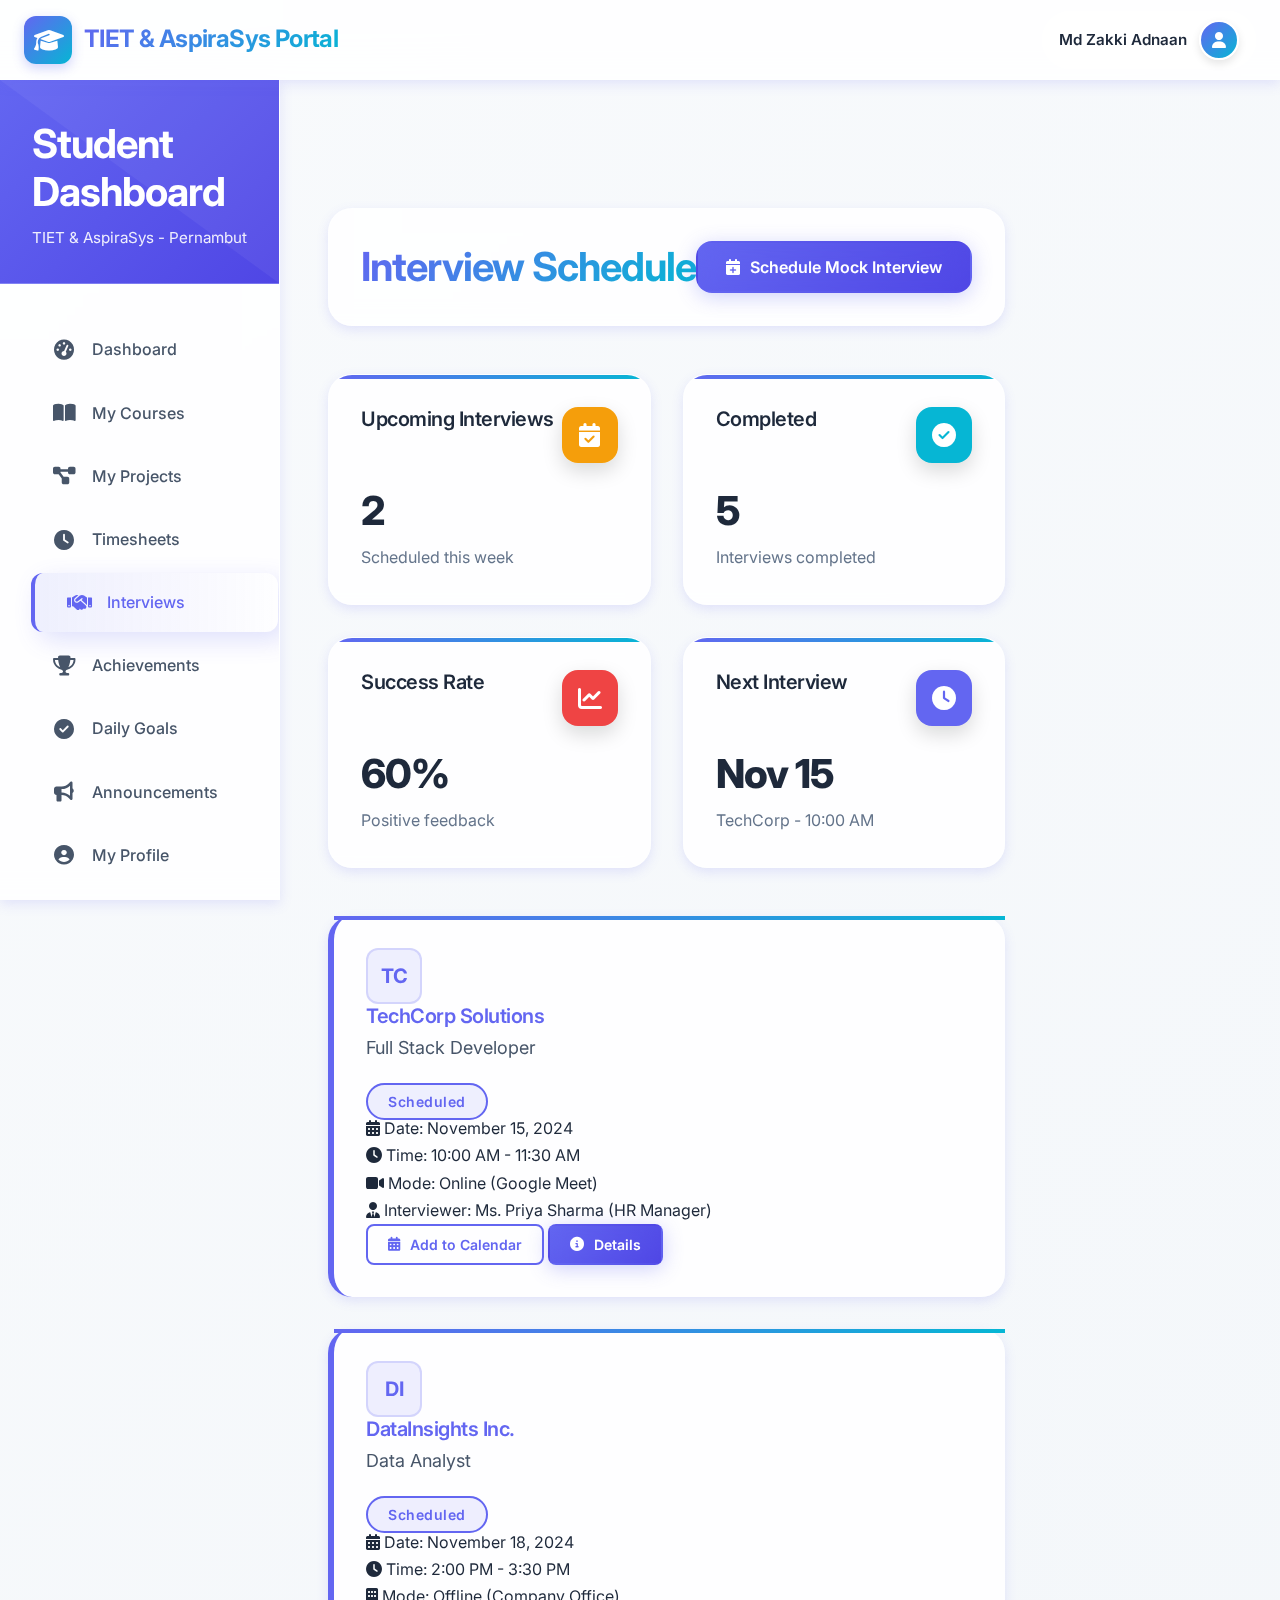
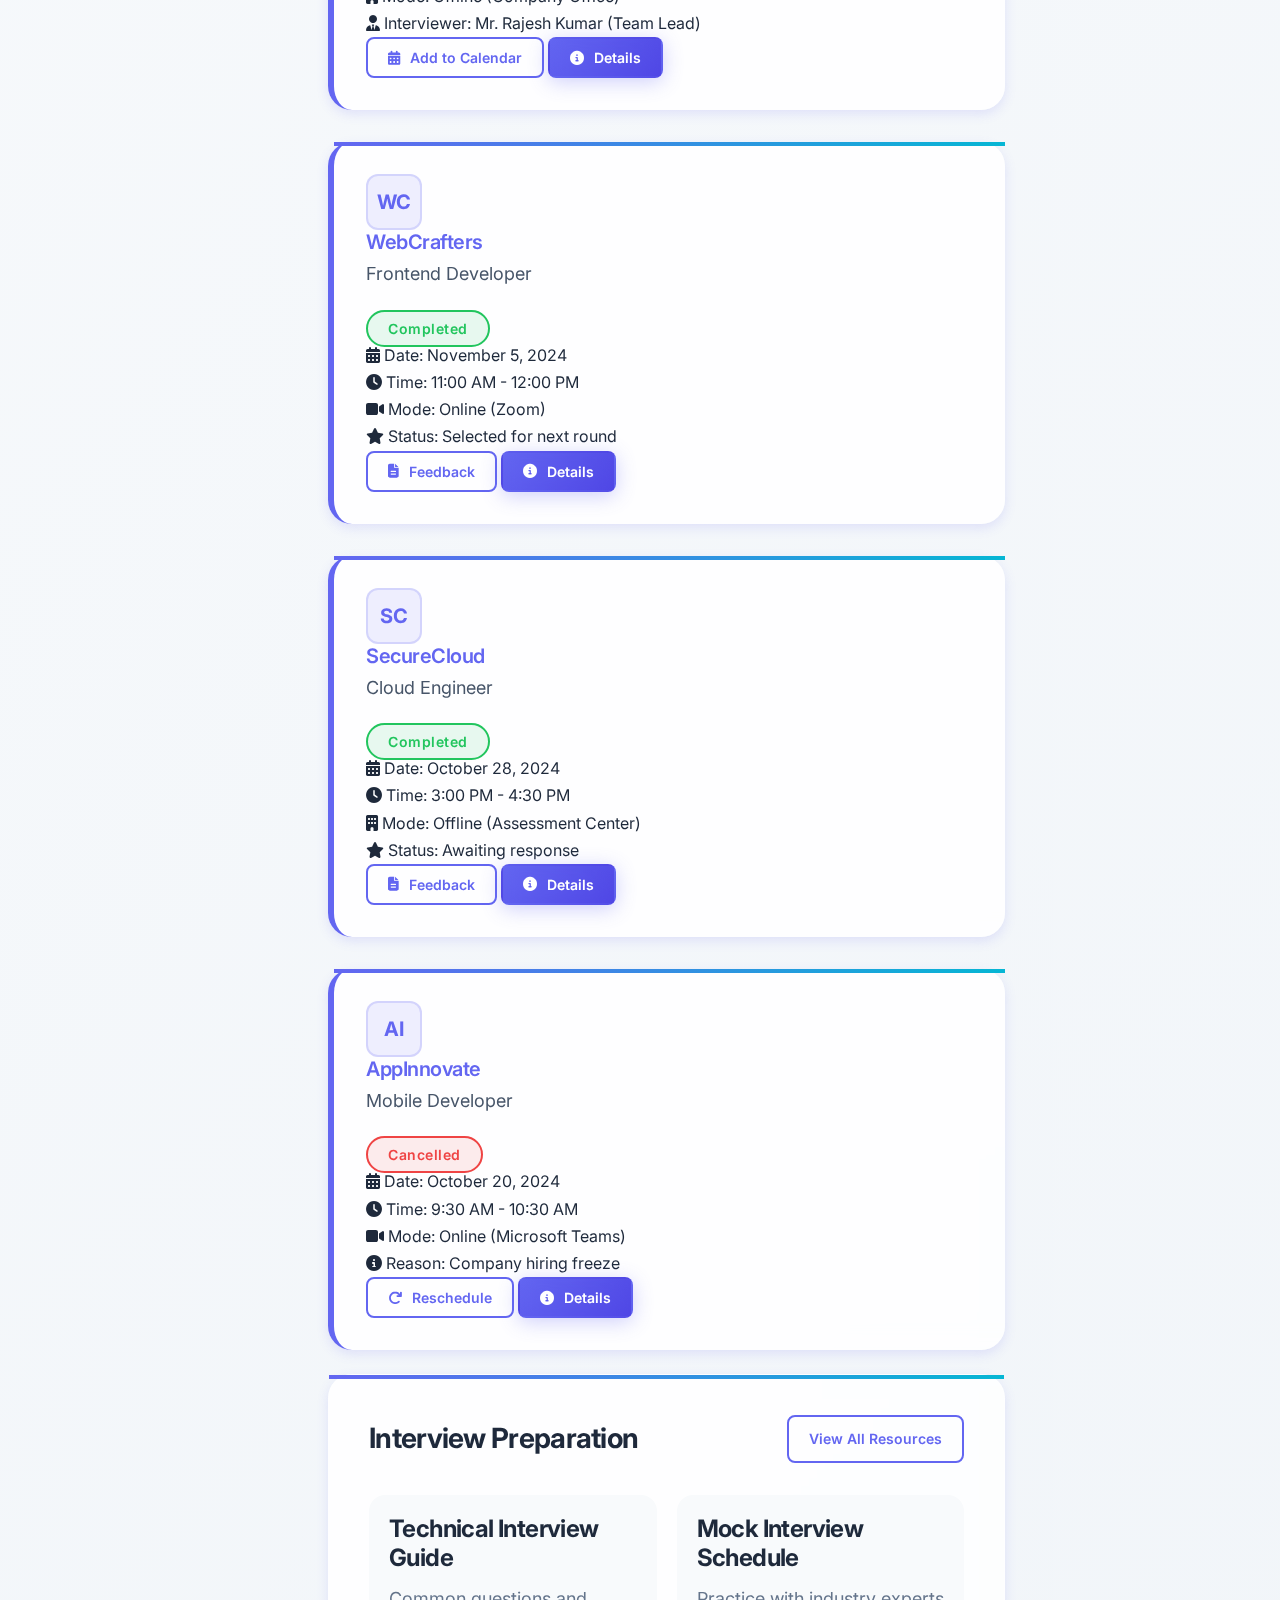
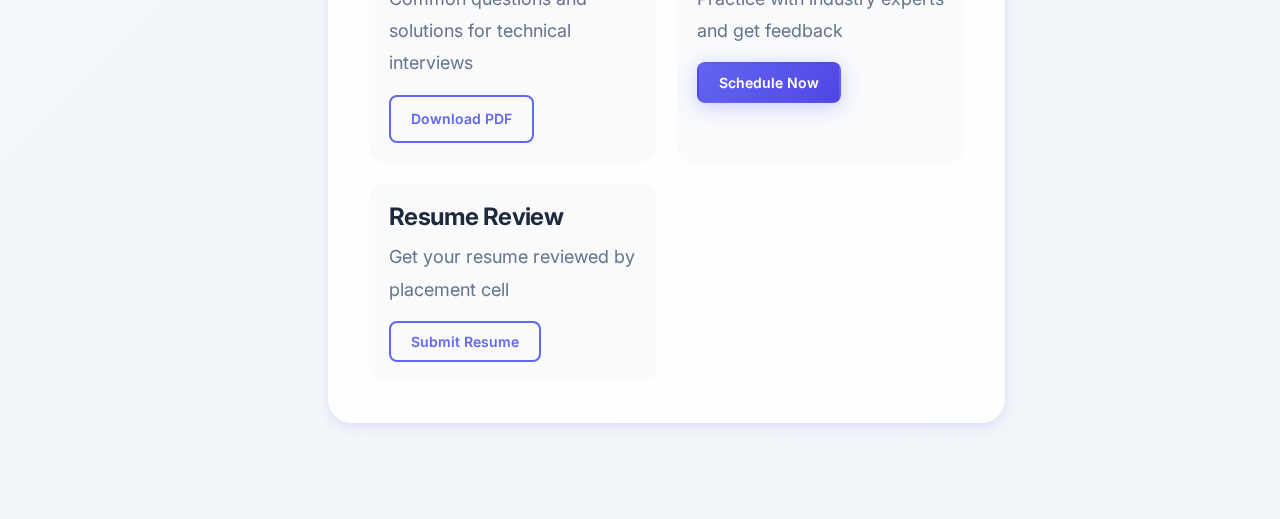
<file: pages/my-interviews.html>
<!DOCTYPE html>
<html lang="en">
<head>
    <meta charset="UTF-8">
    <meta name="viewport" content="width=device-width, initial-scale=1.0">
    <title>Interviews - TIET & AspiraSys Portal</title>
    <link rel="stylesheet" href="../../assets/css/main.css">
    <link rel="preconnect" href="https://fonts.googleapis.com">
    <link rel="preconnect" href="https://fonts.gstatic.com" crossorigin>
    <link href="https://fonts.googleapis.com/css2?family=Inter:wght@300;400;500;600;700&family=Roboto:wght@300;400;500;700&display=swap" rel="stylesheet">
    <link rel="stylesheet" href="https://cdnjs.cloudflare.com/ajax/libs/font-awesome/6.4.0/css/all.min.css">
</head>
<body>
    <!-- Navigation -->
    <nav class="main-nav">
        <div class="nav-container">
            <div class="nav-brand">
              <div class="logo-placeholder">
                    <i class="fas fa-graduation-cap"></i>
                </div>
                <span class="brand-text">TIET & AspiraSys Portal</span>
            </div>
            <div class="nav-links">
                <div class="user-profile">
                    <span class="user-name">Md Zakki Adnaan</span>
                    <div class="user-avatar">
                        <i class="fas fa-user"></i>
                    </div>
                </div>
            </div>
        </div>
    </nav>

    <!-- Dashboard Layout -->
    <div class="dashboard-layout">
        <!-- Sidebar -->
        <div class="dashboard-layout">
    <!-- Sidebar -->
    <aside class="sidebar">
        <div class="sidebar-header">
            <h2>Student Dashboard</h2>
            <p>TIET & AspiraSys - Pernambut</p>
        </div>
        
        <nav class="sidebar-nav">
            <a href="dashboard.html" class="nav-item active">
                <i class="fas fa-tachometer-alt"></i>
                <span>Dashboard</span>
            </a>
            
            <a href="my-courses.html" class="nav-item">
                <i class="fas fa-book-open"></i>
                <span>My Courses</span>
            </a>
            
            <a href="my-projects.html" class="nav-item">
                <i class="fas fa-project-diagram"></i>
                <span>My Projects</span>
            </a>
            
            <a href="my-timesheets.html" class="nav-item">
                <i class="fas fa-clock"></i>
                <span>Timesheets</span>
            </a>
            
            <a href="my-interviews.html" class="nav-item">
                <i class="fas fa-handshake"></i>
                <span>Interviews</span>
            </a>
            
            <a href="achievements.html" class="nav-item">
                <i class="fas fa-trophy"></i>
                <span>Achievements</span>
            </a>
            
            <a href="daliy-goals.html" class="nav-item">
                <i class="fas fa-check-circle"></i>
                <span>Daily Goals</span>
            </a>
            
            <a href="announcements.html" class="nav-item">
                <i class="fas fa-bullhorn"></i>
                <span>Announcements</span>
            </a>
            
            <a href="my-profile.html" class="nav-item">
                <i class="fas fa-user-circle"></i>
                <span>My Profile</span>
            </a>
            
            <a href="/index.html" class="nav-item logout-item">
                <i class="fas fa-sign-out-alt"></i>
                <span>Logout</span>
            </a>
        </nav>
        
        <div class="sidebar-footer">
            <p style="padding: 20px; color: var(--gray-medium); font-size: 0.8rem; text-align: center;">
                &copy; 2024 TIET & AspiraSys<br>
                Pernambut Branch
            </p>
        </div>
    </aside>

    <!-- Mobile Menu Button (add this to your nav container) -->
    <button class="mobile-menu-btn" aria-label="Toggle mobile menu">
        <span></span>
        <span></span>
        <span></span>
    </button>

    <!-- Mobile Menu Container (add this after the main nav) -->
    <div class="mobile-menu-container">
        <div class="mobile-menu-overlay"></div>
        <div class="mobile-menu-panel">
            <!-- Mobile Menu Header -->
            <div class="mobile-menu-header">
                <div class="mobile-menu-avatar">
                    <i class="fas fa-user-graduate"></i>
                </div>
                <div class="mobile-menu-user-info">
                    <h3>Student Dashboard</h3>
                    <p>TIET & AspiraSys - Pernambut</p>
                </div>
            </div>
            
            <!-- Mobile Menu Content -->
            <div class="mobile-menu-content">
                <ul class="mobile-menu-nav">
                    <li>
                        <a href="dashboard.html" class="mobile-menu-item active">
                            <i class="fas fa-tachometer-alt"></i>
                            Dashboard
                        </a>
                    </li>
                    <li>
                        <a href="my-courses.html" class="mobile-menu-item">
                            <i class="fas fa-book-open"></i>
                            My Courses
                        </a>
                    </li>
                    <li>
                        <a href="my-projects.html" class="mobile-menu-item">
                            <i class="fas fa-project-diagram"></i>
                            My Projects
                        </a>
                    </li>
                    <li>
                        <a href="my-timesheets.html" class="mobile-menu-item">
                            <i class="fas fa-clock"></i>
                            Timesheets
                        </a>
                    </li>
                    <li>
                        <a href="my-interviews.html" class="mobile-menu-item">
                            <i class="fas fa-handshake"></i>
                            Interviews
                        </a>
                    </li>
                    <li>
                        <a href="achievements.html" class="mobile-menu-item">
                            <i class="fas fa-trophy"></i>
                            Achievements
                        </a>
                    </li>
                    <li>
                        <a href="daliy-goals.html" class="mobile-menu-item">
                            <i class="fas fa-check-circle"></i>
                            Daily Goals
                        </a>
                    </li>
                    <li>
                        <a href="announcements.html" class="mobile-menu-item">
                            <i class="fas fa-bullhorn"></i>
                            Announcements
                        </a>
                    </li>
                    <li>
                        <a href="my-profile.html" class="mobile-menu-item">
                            <i class="fas fa-user-circle"></i>
                            My Profile
                        </a>
                    </li>
                </ul>
                
                <div class="mobile-menu-divider"></div>
                
                <!-- Additional Menu Items -->
                <ul class="mobile-menu-nav">
                    <li>
                        <a href="/index.html" class="mobile-menu-item logout-item-mobile">
                            <i class="fas fa-sign-out-alt"></i>
                            Logout
                        </a>
                    </li>
                </ul>
                
                <!-- Copyright Information -->
                <div class="mobile-menu-copyright">
                    <p>&copy; 2024 TIET & AspiraSys - Pernambut</p>
                    <p class="mobile-menu-version">v1.0.0</p>
                </div>
            </div>
            
            <!-- Mobile Menu Footer -->
            <div class="mobile-menu-footer">
                <div class="mobile-menu-user-status">
                    <div class="user-status-indicator active"></div>
                    <span>Online</span>
                </div>
                
                <div class="mobile-menu-help">
                    <a href="#help" class="mobile-menu-help-link">
                        <i class="fas fa-question-circle"></i>
                        Help
                    </a>
                </div>
            </div>
        </div>
    </div>

        <!-- Main Content -->
        <main class="main-content">
            <div class="page-header">
                <h1>Interview Schedule</h1>
                <div class="page-header-actions">
                    <button class="btn btn-primary" id="scheduleMock">
                        <i class="fas fa-calendar-plus"></i> Schedule Mock Interview
                    </button>
                </div>
            </div>
            
            <!-- Interview Stats -->
            <div class="dashboard-cards">
                <div class="dashboard-card">
                    <div class="card-header">
                        <h3 class="card-title">Upcoming Interviews</h3>
                        <div class="card-icon interviews">
                            <i class="fas fa-calendar-check"></i>
                        </div>
                    </div>
                    <div class="card-content">
                        <h3>2</h3>
                        <p>Scheduled this week</p>
                    </div>
                </div>
                
                <div class="dashboard-card">
                    <div class="card-header">
                        <h3 class="card-title">Completed</h3>
                        <div class="card-icon" style="background-color: var(--secondary-color);">
                            <i class="fas fa-check-circle"></i>
                        </div>
                    </div>
                    <div class="card-content">
                        <h3>5</h3>
                        <p>Interviews completed</p>
                    </div>
                </div>
                
                <div class="dashboard-card">
                    <div class="card-header">
                        <h3 class="card-title">Success Rate</h3>
                        <div class="card-icon" style="background-color: var(--warning-color);">
                            <i class="fas fa-chart-line"></i>
                        </div>
                    </div>
                    <div class="card-content">
                        <h3>60%</h3>
                        <p>Positive feedback</p>
                    </div>
                </div>
                
                <div class="dashboard-card">
                    <div class="card-header">
                        <h3 class="card-title">Next Interview</h3>
                        <div class="card-icon" style="background-color: var(--primary-color);">
                            <i class="fas fa-clock"></i>
                        </div>
                    </div>
                    <div class="card-content">
                        <h3>Nov 15</h3>
                        <p>TechCorp - 10:00 AM</p>
                    </div>
                </div>
            </div>
            
            <!-- Interview Schedule -->
            <div class="interviews-grid">
                <!-- Interview 1 -->
                <div class="interview-card scheduled">
                    <div class="interview-header">
                        <div class="company-info">
                            <div class="company-logo">TC</div>
                            <div>
                                <h3 class="company-name">TechCorp Solutions</h3>
                                <p class="interview-role">Full Stack Developer</p>
                            </div>
                        </div>
                        <span class="interview-status scheduled">Scheduled</span>
                    </div>
                    
                    <div class="interview-details">
                        <div class="detail-item">
                            <i class="fas fa-calendar-alt"></i>
                            <span>Date: November 15, 2024</span>
                        </div>
                        <div class="detail-item">
                            <i class="fas fa-clock"></i>
                            <span>Time: 10:00 AM - 11:30 AM</span>
                        </div>
                        <div class="detail-item">
                            <i class="fas fa-video"></i>
                            <span>Mode: Online (Google Meet)</span>
                        </div>
                        <div class="detail-item">
                            <i class="fas fa-user-tie"></i>
                            <span>Interviewer: Ms. Priya Sharma (HR Manager)</span>
                        </div>
                    </div>
                    
                    <div class="interview-actions">
                        <button class="btn btn-outline btn-small">
                            <i class="fas fa-calendar-alt"></i> Add to Calendar
                        </button>
                        <button class="btn btn-primary btn-small">
                            <i class="fas fa-info-circle"></i> Details
                        </button>
                    </div>
                </div>
                
                <!-- Interview 2 -->
                <div class="interview-card scheduled">
                    <div class="interview-header">
                        <div class="company-info">
                            <div class="company-logo">DI</div>
                            <div>
                                <h3 class="company-name">DataInsights Inc.</h3>
                                <p class="interview-role">Data Analyst</p>
                            </div>
                        </div>
                        <span class="interview-status scheduled">Scheduled</span>
                    </div>
                    
                    <div class="interview-details">
                        <div class="detail-item">
                            <i class="fas fa-calendar-alt"></i>
                            <span>Date: November 18, 2024</span>
                        </div>
                        <div class="detail-item">
                            <i class="fas fa-clock"></i>
                            <span>Time: 2:00 PM - 3:30 PM</span>
                        </div>
                        <div class="detail-item">
                            <i class="fas fa-building"></i>
                            <span>Mode: Offline (Company Office)</span>
                        </div>
                        <div class="detail-item">
                            <i class="fas fa-user-tie"></i>
                            <span>Interviewer: Mr. Rajesh Kumar (Team Lead)</span>
                        </div>
                    </div>
                    
                    <div class="interview-actions">
                        <button class="btn btn-outline btn-small">
                            <i class="fas fa-calendar-alt"></i> Add to Calendar
                        </button>
                        <button class="btn btn-primary btn-small">
                            <i class="fas fa-info-circle"></i> Details
                        </button>
                    </div>
                </div>
                
                <!-- Interview 3 -->
                <div class="interview-card completed">
                    <div class="interview-header">
                        <div class="company-info">
                            <div class="company-logo">WC</div>
                            <div>
                                <h3 class="company-name">WebCrafters</h3>
                                <p class="interview-role">Frontend Developer</p>
                            </div>
                        </div>
                        <span class="interview-status completed">Completed</span>
                    </div>
                    
                    <div class="interview-details">
                        <div class="detail-item">
                            <i class="fas fa-calendar-alt"></i>
                            <span>Date: November 5, 2024</span>
                        </div>
                        <div class="detail-item">
                            <i class="fas fa-clock"></i>
                            <span>Time: 11:00 AM - 12:00 PM</span>
                        </div>
                        <div class="detail-item">
                            <i class="fas fa-video"></i>
                            <span>Mode: Online (Zoom)</span>
                        </div>
                        <div class="detail-item">
                            <i class="fas fa-star"></i>
                            <span>Status: Selected for next round</span>
                        </div>
                    </div>
                    
                    <div class="interview-actions">
                        <button class="btn btn-outline btn-small">
                            <i class="fas fa-file-alt"></i> Feedback
                        </button>
                        <button class="btn btn-primary btn-small">
                            <i class="fas fa-info-circle"></i> Details
                        </button>
                    </div>
                </div>
                
                <!-- Interview 4 -->
                <div class="interview-card completed">
                    <div class="interview-header">
                        <div class="company-info">
                            <div class="company-logo">SC</div>
                            <div>
                                <h3 class="company-name">SecureCloud</h3>
                                <p class="interview-role">Cloud Engineer</p>
                            </div>
                        </div>
                        <span class="interview-status completed">Completed</span>
                    </div>
                    
                    <div class="interview-details">
                        <div class="detail-item">
                            <i class="fas fa-calendar-alt"></i>
                            <span>Date: October 28, 2024</span>
                        </div>
                        <div class="detail-item">
                            <i class="fas fa-clock"></i>
                            <span>Time: 3:00 PM - 4:30 PM</span>
                        </div>
                        <div class="detail-item">
                            <i class="fas fa-building"></i>
                            <span>Mode: Offline (Assessment Center)</span>
                        </div>
                        <div class="detail-item">
                            <i class="fas fa-star"></i>
                            <span>Status: Awaiting response</span>
                        </div>
                    </div>
                    
                    <div class="interview-actions">
                        <button class="btn btn-outline btn-small">
                            <i class="fas fa-file-alt"></i> Feedback
                        </button>
                        <button class="btn btn-primary btn-small">
                            <i class="fas fa-info-circle"></i> Details
                        </button>
                    </div>
                </div>
                
                <!-- Interview 5 -->
                <div class="interview-card cancelled">
                    <div class="interview-header">
                        <div class="company-info">
                            <div class="company-logo">AI</div>
                            <div>
                                <h3 class="company-name">AppInnovate</h3>
                                <p class="interview-role">Mobile Developer</p>
                            </div>
                        </div>
                        <span class="interview-status cancelled">Cancelled</span>
                    </div>
                    
                    <div class="interview-details">
                        <div class="detail-item">
                            <i class="fas fa-calendar-alt"></i>
                            <span>Date: October 20, 2024</span>
                        </div>
                        <div class="detail-item">
                            <i class="fas fa-clock"></i>
                            <span>Time: 9:30 AM - 10:30 AM</span>
                        </div>
                        <div class="detail-item">
                            <i class="fas fa-video"></i>
                            <span>Mode: Online (Microsoft Teams)</span>
                        </div>
                        <div class="detail-item">
                            <i class="fas fa-info-circle"></i>
                            <span>Reason: Company hiring freeze</span>
                        </div>
                    </div>
                    
                    <div class="interview-actions">
                        <button class="btn btn-outline btn-small">
                            <i class="fas fa-redo"></i> Reschedule
                        </button>
                        <button class="btn btn-primary btn-small">
                            <i class="fas fa-info-circle"></i> Details
                        </button>
                    </div>
                </div>
            </div>
            
            <!-- Interview Preparation -->
            <div class="recent-activities mt-3">
                <div class="section-header">
                    <h2>Interview Preparation</h2>
                    <a href="#" class="btn btn-outline btn-small">View All Resources</a>
                </div>
                
                <div class="preparation-grid" style="display: grid; grid-template-columns: repeat(auto-fit, minmax(250px, 1fr)); gap: 20px; margin-top: 20px;">
                    <div class="preparation-item" style="background: var(--gray-bg); padding: 20px; border-radius: var(--border-radius);">
                        <h4 style="margin-bottom: 10px;">Technical Interview Guide</h4>
                        <p style="color: var(--gray-medium); margin-bottom: 15px;">Common questions and solutions for technical interviews</p>
                        <a href="#" class="btn btn-outline btn-small">Download PDF</a>
                    </div>
                    
                    <div class="preparation-item" style="background: var(--gray-bg); padding: 20px; border-radius: var(--border-radius);">
                        <h4 style="margin-bottom: 10px;">Mock Interview Schedule</h4>
                        <p style="color: var(--gray-medium); margin-bottom: 15px;">Practice with industry experts and get feedback</p>
                        <button class="btn btn-primary btn-small">Schedule Now</button>
                    </div>
                    
                    <div class="preparation-item" style="background: var(--gray-bg); padding: 20px; border-radius: var(--border-radius);">
                        <h4 style="margin-bottom: 10px;">Resume Review</h4>
                        <p style="color: var(--gray-medium); margin-bottom: 15px;">Get your resume reviewed by placement cell</p>
                        <button class="btn btn-outline btn-small">Submit Resume</button>
                    </div>
                </div>
            </div>
        </main>
    </div>

    <script src="../../assets/js/navigation.js"></script>
    <script>
        document.getElementById('scheduleMock').addEventListener('click', function() {
            alert('Mock interview scheduling feature would be implemented here. For demo, this is a placeholder.');
        });
        
        document.querySelectorAll('.interview-actions .btn').forEach(button => {
            button.addEventListener('click', function() {
                const action = this.querySelector('i').className;
                if (action.includes('info-circle')) {
                    alert('Interview details would be shown here. For demo, this is a placeholder.');
                } else if (action.includes('calendar-alt')) {
                    alert('Added to calendar! (This is a demo)');
                } else if (action.includes('file-alt')) {
                    alert('Interview feedback would be shown here. For demo, this is a placeholder.');
                } else if (action.includes('redo')) {
                    alert('Reschedule interview feature would be implemented here.');
                }
            });
        });
    </script>
</body>
</html>
</file>
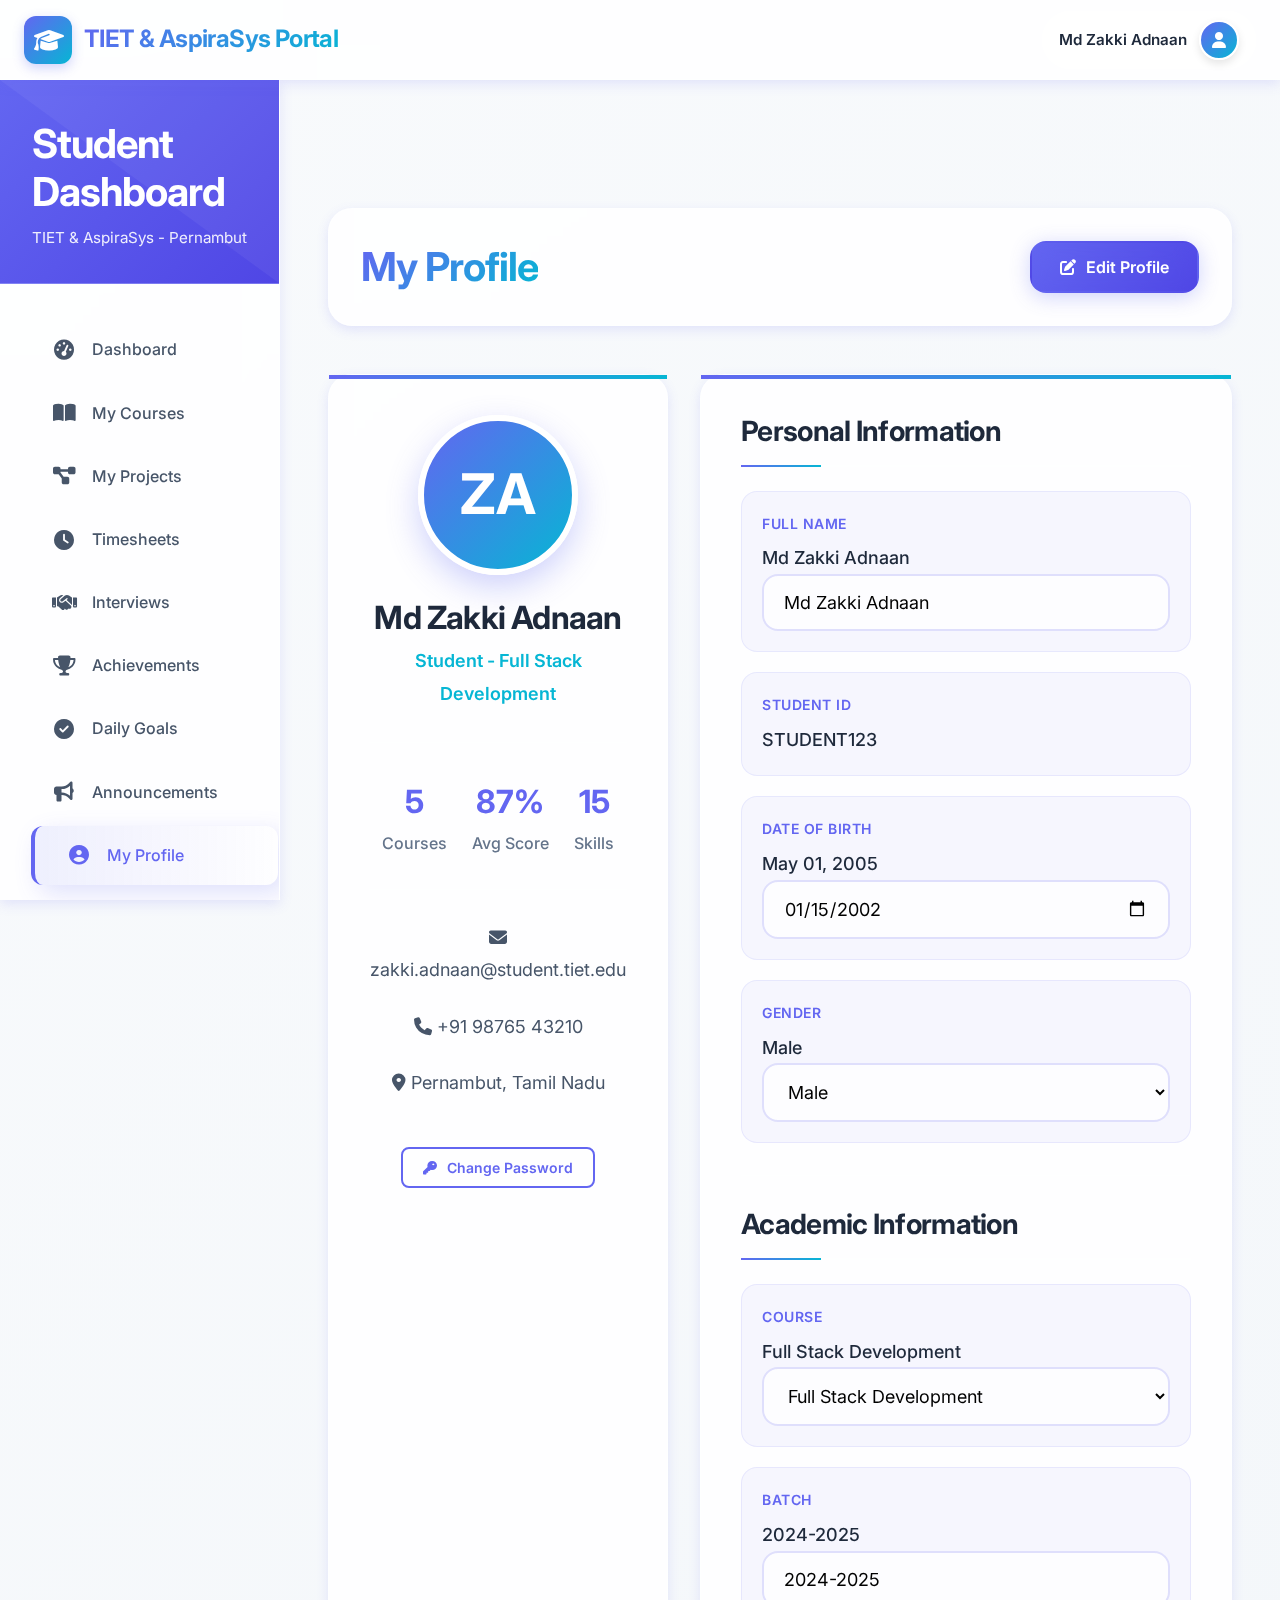
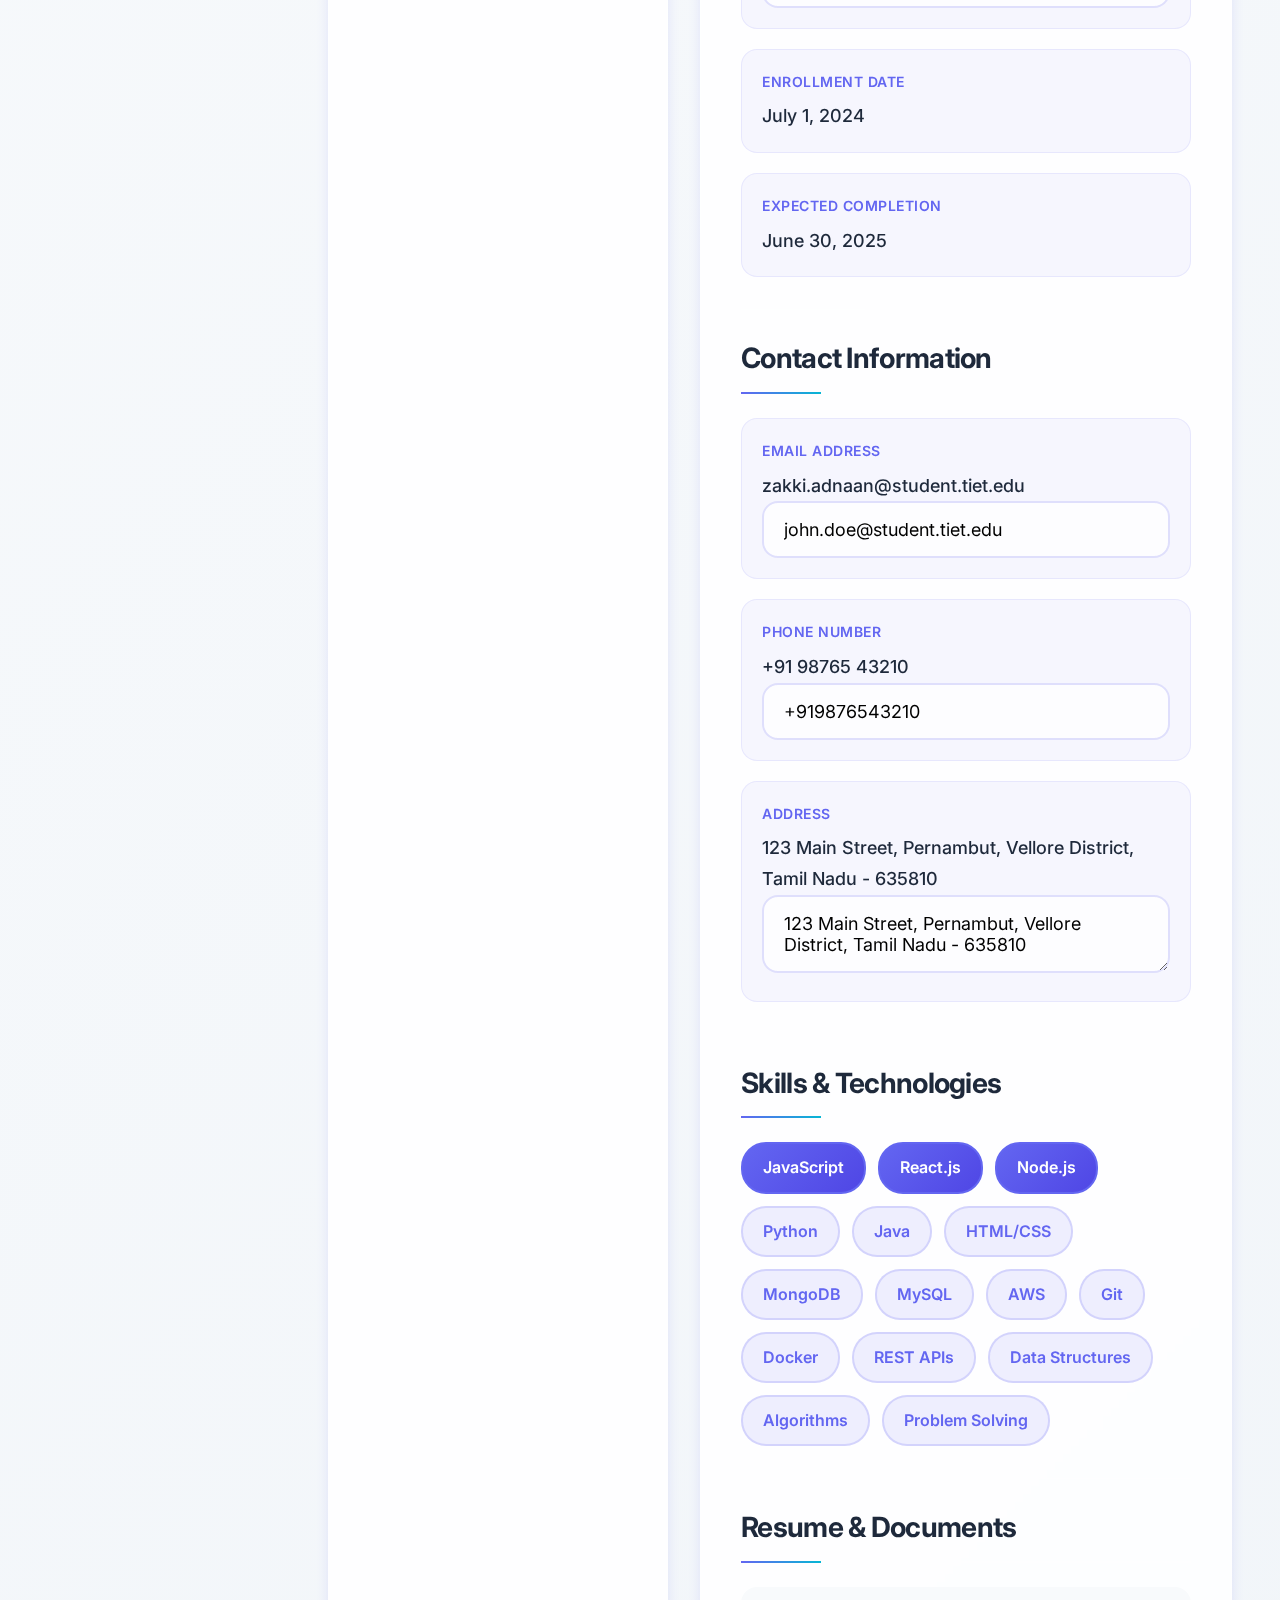
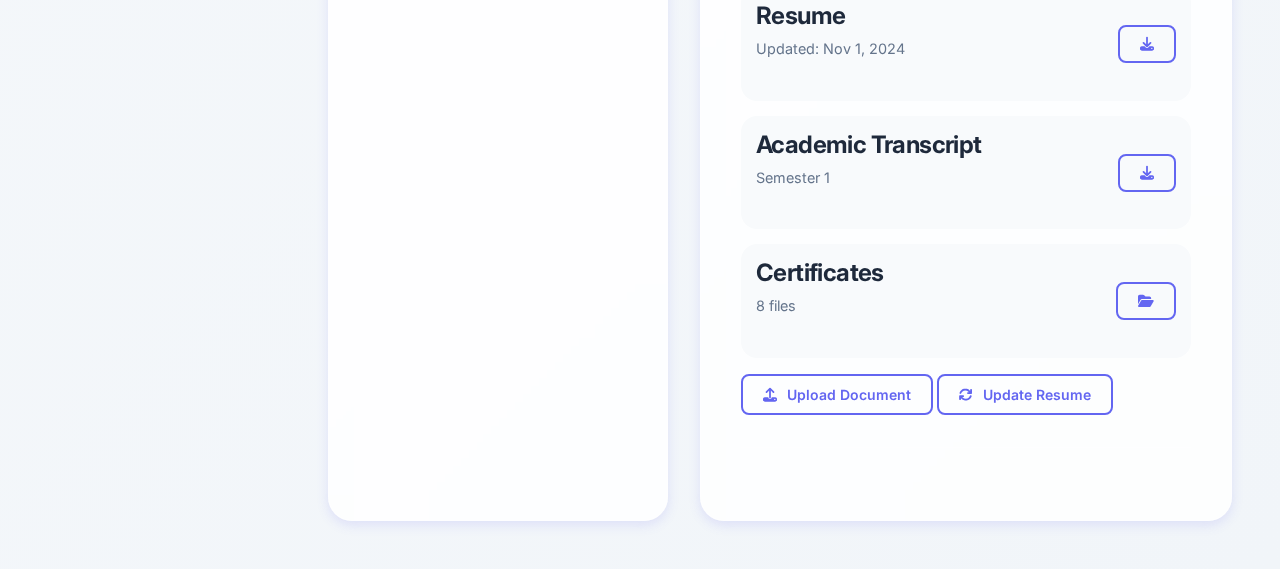
<file: pages/my-profile.html>
<!DOCTYPE html>
<html lang="en">

<head>
    <meta charset="UTF-8">
    <meta name="viewport" content="width=device-width, initial-scale=1.0">
    <title>My Profile - TIET & AspiraSys Portal</title>
    <link rel="stylesheet" href="../../assets/css/main.css">
    <link rel="preconnect" href="https://fonts.googleapis.com">
    <link rel="preconnect" href="https://fonts.gstatic.com" crossorigin>
    <link
        href="https://fonts.googleapis.com/css2?family=Inter:wght@300;400;500;600;700&family=Roboto:wght@300;400;500;700&display=swap"
        rel="stylesheet">
    <link rel="stylesheet" href="https://cdnjs.cloudflare.com/ajax/libs/font-awesome/6.4.0/css/all.min.css">
</head>

<body>
    <!-- Navigation -->
    <nav class="main-nav">
        <div class="nav-container">
            <div class="nav-brand">
                <div class="logo-placeholder">
                    <i class="fas fa-graduation-cap"></i>
                </div>
                <span class="brand-text">TIET & AspiraSys Portal</span>
            </div>
            <div class="nav-links">
                <div class="user-profile">
                    <span class="user-name">Md Zakki Adnaan</span>
                    <div class="user-avatar">
                        <i class="fas fa-user"></i>
                    </div>
                </div>
            </div>
        </div>
    </nav>

    <!-- Dashboard Layout -->
    <div class="dashboard-layout">
        <!-- Sidebar -->
        <div class="dashboard-layout">
    <!-- Sidebar -->
    <aside class="sidebar">
        <div class="sidebar-header">
            <h2>Student Dashboard</h2>
            <p>TIET & AspiraSys - Pernambut</p>
        </div>
        
        <nav class="sidebar-nav">
            <a href="dashboard.html" class="nav-item active">
                <i class="fas fa-tachometer-alt"></i>
                <span>Dashboard</span>
            </a>
            
            <a href="my-courses.html" class="nav-item">
                <i class="fas fa-book-open"></i>
                <span>My Courses</span>
            </a>
            
            <a href="my-projects.html" class="nav-item">
                <i class="fas fa-project-diagram"></i>
                <span>My Projects</span>
            </a>
            
            <a href="my-timesheets.html" class="nav-item">
                <i class="fas fa-clock"></i>
                <span>Timesheets</span>
            </a>
            
            <a href="my-interviews.html" class="nav-item">
                <i class="fas fa-handshake"></i>
                <span>Interviews</span>
            </a>
            
            <a href="achievements.html" class="nav-item">
                <i class="fas fa-trophy"></i>
                <span>Achievements</span>
            </a>
            
            <a href="daliy-goals.html" class="nav-item">
                <i class="fas fa-check-circle"></i>
                <span>Daily Goals</span>
            </a>
            
            <a href="announcements.html" class="nav-item">
                <i class="fas fa-bullhorn"></i>
                <span>Announcements</span>
            </a>
            
            <a href="my-profile.html" class="nav-item">
                <i class="fas fa-user-circle"></i>
                <span>My Profile</span>
            </a>
            
            <a href="/index.html" class="nav-item logout-item">
                <i class="fas fa-sign-out-alt"></i>
                <span>Logout</span>
            </a>
        </nav>
        
        <div class="sidebar-footer">
            <p style="padding: 20px; color: var(--gray-medium); font-size: 0.8rem; text-align: center;">
                &copy; 2024 TIET & AspiraSys<br>
                Pernambut Branch
            </p>
        </div>
    </aside>

    <!-- Mobile Menu Button (add this to your nav container) -->
    <button class="mobile-menu-btn" aria-label="Toggle mobile menu">
        <span></span>
        <span></span>
        <span></span>
    </button>

    <!-- Mobile Menu Container (add this after the main nav) -->
    <div class="mobile-menu-container">
        <div class="mobile-menu-overlay"></div>
        <div class="mobile-menu-panel">
            <!-- Mobile Menu Header -->
            <div class="mobile-menu-header">
                <div class="mobile-menu-avatar">
                    <i class="fas fa-user-graduate"></i>
                </div>
                <div class="mobile-menu-user-info">
                    <h3>Student Dashboard</h3>
                    <p>TIET & AspiraSys - Pernambut</p>
                </div>
            </div>
            
            <!-- Mobile Menu Content -->
            <div class="mobile-menu-content">
                <ul class="mobile-menu-nav">
                    <li>
                        <a href="dashboard.html" class="mobile-menu-item active">
                            <i class="fas fa-tachometer-alt"></i>
                            Dashboard
                        </a>
                    </li>
                    <li>
                        <a href="my-courses.html" class="mobile-menu-item">
                            <i class="fas fa-book-open"></i>
                            My Courses
                        </a>
                    </li>
                    <li>
                        <a href="my-projects.html" class="mobile-menu-item">
                            <i class="fas fa-project-diagram"></i>
                            My Projects
                        </a>
                    </li>
                    <li>
                        <a href="my-timesheets.html" class="mobile-menu-item">
                            <i class="fas fa-clock"></i>
                            Timesheets
                        </a>
                    </li>
                    <li>
                        <a href="my-interviews.html" class="mobile-menu-item">
                            <i class="fas fa-handshake"></i>
                            Interviews
                        </a>
                    </li>
                    <li>
                        <a href="achievements.html" class="mobile-menu-item">
                            <i class="fas fa-trophy"></i>
                            Achievements
                        </a>
                    </li>
                    <li>
                        <a href="daliy-goals.html" class="mobile-menu-item">
                            <i class="fas fa-check-circle"></i>
                            Daily Goals
                        </a>
                    </li>
                    <li>
                        <a href="announcements.html" class="mobile-menu-item">
                            <i class="fas fa-bullhorn"></i>
                            Announcements
                        </a>
                    </li>
                    <li>
                        <a href="my-profile.html" class="mobile-menu-item">
                            <i class="fas fa-user-circle"></i>
                            My Profile
                        </a>
                    </li>
                </ul>
                
                <div class="mobile-menu-divider"></div>
                
                <!-- Additional Menu Items -->
                <ul class="mobile-menu-nav">
                    <li>
                        <a href="/index.html" class="mobile-menu-item logout-item-mobile">
                            <i class="fas fa-sign-out-alt"></i>
                            Logout
                        </a>
                    </li>
                </ul>
                
                <!-- Copyright Information -->
                <div class="mobile-menu-copyright">
                    <p>&copy; 2024 TIET & AspiraSys - Pernambut</p>
                    <p class="mobile-menu-version">v1.0.0</p>
                </div>
            </div>
            
            <!-- Mobile Menu Footer -->
            <div class="mobile-menu-footer">
                <div class="mobile-menu-user-status">
                    <div class="user-status-indicator active"></div>
                    <span>Online</span>
                </div>
                
                <div class="mobile-menu-help">
                    <a href="#help" class="mobile-menu-help-link">
                        <i class="fas fa-question-circle"></i>
                        Help
                    </a>
                </div>
            </div>
        </div>
    </div>

        <!-- Main Content -->
        <main class="main-content">
            <div class="page-header">
                <h1>My Profile</h1>
                <div class="page-header-actions">
                    <button class="btn btn-primary" id="editProfile">
                        <i class="fas fa-edit"></i> Edit Profile
                    </button>
                </div>
            </div>

            <div class="profile-container">
                <!-- Profile Sidebar -->
                <div class="profile-sidebar">
                    <div class="profile-avatar">
                        ZA
                    </div>
                    <h2 class="profile-name" id="profileName">Md Zakki Adnaan</h2>
                    <p class="profile-role" id="profileRole">Student - Full Stack Development</p>

                    <div class="profile-stats">
                        <div class="stat">
                            <span class="stat-value">5</span>
                            <span class="stat-label">Courses</span>
                        </div>
                        <div class="stat">
                            <span class="stat-value">87%</span>
                            <span class="stat-label">Avg Score</span>
                        </div>
                        <div class="stat">
                            <span class="stat-value">15</span>
                            <span class="stat-label">Skills</span>
                        </div>
                    </div>

                    <div class="profile-contact mt-3">
                        <p><i class="fas fa-envelope"></i> zakki.adnaan@student.tiet.edu</p>
                        <p><i class="fas fa-phone"></i> +91 98765 43210</p>
                        <p><i class="fas fa-map-marker-alt"></i> Pernambut, Tamil Nadu</p>
                    </div>

                    <button class="btn btn-outline btn-small mt-3" id="changePassword">
                        <i class="fas fa-key"></i> Change Password
                    </button>
                </div>

                <!-- Profile Main Content -->
                <div class="profile-main">
                    <!-- Personal Information -->
                    <div class="profile-section">
                        <h2>Personal Information</h2>
                        <div class="profile-info">
                            <div class="info-item">
                                <span class="info-label">Full Name</span>
                                <span class="info-value" id="infoFullName">Md Zakki Adnaan</span>
                                <div class="edit-form" id="editFullName">
                                    <input type="text" class="form-control" value="Md Zakki Adnaan">
                                </div>
                            </div>

                            <div class="info-item">
                                <span class="info-label">Student ID</span>
                                <span class="info-value">STUDENT123</span>
                            </div>

                            <div class="info-item">
                                <span class="info-label">Date of Birth</span>
                                <span class="info-value" id="infoDOB">May 01, 2005</span>
                                <div class="edit-form" id="editDOB">
                                    <input type="date" class="form-control" value="2002-01-15">
                                </div>
                            </div>

                            <div class="info-item">
                                <span class="info-label">Gender</span>
                                <span class="info-value" id="infoGender">Male</span>
                                <div class="edit-form" id="editGender">
                                    <select class="form-control">
                                        <option value="Male" selected>Male</option>
                                        <option value="Female">Female</option>
                                        <option value="Other">Other</option>
                                    </select>
                                </div>
                            </div>
                        </div>
                    </div>

                    <!-- Academic Information -->
                    <div class="profile-section">
                        <h2>Academic Information</h2>
                        <div class="profile-info">
                            <div class="info-item">
                                <span class="info-label">Course</span>
                                <span class="info-value" id="infoCourse">Full Stack Development</span>
                                <div class="edit-form" id="editCourse">
                                    <select class="form-control">
                                        <option value="Full Stack Development" selected>Full Stack Development</option>
                                        <option value="Data Science & Analytics">Data Science & Analytics</option>
                                        <option value="Cloud Computing">Cloud Computing</option>
                                        <option value="Cyber Security">Cyber Security</option>
                                    </select>
                                </div>
                            </div>

                            <div class="info-item">
                                <span class="info-label">Batch</span>
                                <span class="info-value" id="infoBatch">2024-2025</span>
                                <div class="edit-form" id="editBatch">
                                    <input type="text" class="form-control" value="2024-2025">
                                </div>
                            </div>

                            <div class="info-item">
                                <span class="info-label">Enrollment Date</span>
                                <span class="info-value">July 1, 2024</span>
                            </div>

                            <div class="info-item">
                                <span class="info-label">Expected Completion</span>
                                <span class="info-value">June 30, 2025</span>
                            </div>
                        </div>
                    </div>

                    <!-- Contact Information -->
                    <div class="profile-section">
                        <h2>Contact Information</h2>
                        <div class="profile-info">
                            <div class="info-item">
                                <span class="info-label">Email Address</span>
                                <span class="info-value" id="infoEmail">zakki.adnaan@student.tiet.edu</span>
                                <div class="edit-form" id="editEmail">
                                    <input type="email" class="form-control" value="john.doe@student.tiet.edu">
                                </div>
                            </div>

                            <div class="info-item">
                                <span class="info-label">Phone Number</span>
                                <span class="info-value" id="infoPhone">+91 98765 43210</span>
                                <div class="edit-form" id="editPhone">
                                    <input type="tel" class="form-control" value="+919876543210">
                                </div>
                            </div>

                            <div class="info-item">
                                <span class="info-label">Address</span>
                                <span class="info-value" id="infoAddress">123 Main Street, Pernambut, Vellore District,
                                    Tamil Nadu - 635810</span>
                                <div class="edit-form" id="editAddress">
                                    <textarea
                                        class="form-control">123 Main Street, Pernambut, Vellore District, Tamil Nadu - 635810</textarea>
                                </div>
                            </div>
                        </div>
                    </div>

                    <!-- Skills & Technologies -->
                    <div class="profile-section">
                        <h2>Skills & Technologies</h2>
                        <div class="skills-container" id="skillsContainer">
                            <span class="skill-tag highlight">JavaScript</span>
                            <span class="skill-tag highlight">React.js</span>
                            <span class="skill-tag highlight">Node.js</span>
                            <span class="skill-tag">Python</span>
                            <span class="skill-tag">Java</span>
                            <span class="skill-tag">HTML/CSS</span>
                            <span class="skill-tag">MongoDB</span>
                            <span class="skill-tag">MySQL</span>
                            <span class="skill-tag">AWS</span>
                            <span class="skill-tag">Git</span>
                            <span class="skill-tag">Docker</span>
                            <span class="skill-tag">REST APIs</span>
                            <span class="skill-tag">Data Structures</span>
                            <span class="skill-tag">Algorithms</span>
                            <span class="skill-tag">Problem Solving</span>
                        </div>

                        <div class="edit-form" id="editSkills" style="display: none;">
                            <textarea class="form-control" id="skillsInput"
                                rows="3">JavaScript, React.js, Node.js, Python, Java, HTML/CSS, MongoDB, MySQL, AWS, Git, Docker, REST APIs, Data Structures, Algorithms, Problem Solving</textarea>
                            <p class="text-muted mt-1">Enter skills separated by commas</p>
                        </div>

                        <button class="btn btn-outline btn-small mt-2" id="editSkillsBtn" style="display: none;">
                            <i class="fas fa-plus"></i> Add Skills
                        </button>
                    </div>

                    <!-- Resume & Documents -->
                    <div class="profile-section">
                        <h2>Resume & Documents</h2>
                        <div class="documents-grid"
                            style="display: grid; grid-template-columns: repeat(auto-fit, minmax(250px, 1fr)); gap: 15px;">
                            <div class="document-item"
                                style="background: var(--gray-bg); padding: 15px; border-radius: var(--border-radius);">
                                <div class="d-flex justify-between align-center">
                                    <div>
                                        <h4 style="margin-bottom: 5px;">Resume</h4>
                                        <p style="color: var(--gray-medium); font-size: 0.9rem;">Updated: Nov 1, 2024
                                        </p>
                                    </div>
                                    <button class="btn btn-outline btn-small">
                                        <i class="fas fa-download"></i>
                                    </button>
                                </div>
                            </div>

                            <div class="document-item"
                                style="background: var(--gray-bg); padding: 15px; border-radius: var(--border-radius);">
                                <div class="d-flex justify-between align-center">
                                    <div>
                                        <h4 style="margin-bottom: 5px;">Academic Transcript</h4>
                                        <p style="color: var(--gray-medium); font-size: 0.9rem;">Semester 1</p>
                                    </div>
                                    <button class="btn btn-outline btn-small">
                                        <i class="fas fa-download"></i>
                                    </button>
                                </div>
                            </div>

                            <div class="document-item"
                                style="background: var(--gray-bg); padding: 15px; border-radius: var(--border-radius);">
                                <div class="d-flex justify-between align-center">
                                    <div>
                                        <h4 style="margin-bottom: 5px;">Certificates</h4>
                                        <p style="color: var(--gray-medium); font-size: 0.9rem;">8 files</p>
                                    </div>
                                    <button class="btn btn-outline btn-small">
                                        <i class="fas fa-folder-open"></i>
                                    </button>
                                </div>
                            </div>
                        </div>

                        <div class="mt-2">
                            <button class="btn btn-outline btn-small">
                                <i class="fas fa-upload"></i> Upload Document
                            </button>
                            <button class="btn btn-outline btn-small">
                                <i class="fas fa-sync"></i> Update Resume
                            </button>
                        </div>
                    </div>

                    <!-- Save/Cancel Buttons (Initially Hidden) -->
                    <div class="d-flex gap-2 mt-3" id="saveCancelButtons" style="display: none;">
                        <button class="btn btn-outline" id="cancelEdit">
                            Cancel
                        </button>
                        <button class="btn btn-primary" id="saveProfile">
                            Save Changes
                        </button>
                    </div>
                </div>
            </div>
        </main>
    </div>

    <script src="../../assets/js/navigation.js"></script>
    <script>
        // Profile editing functionality
        const editProfileBtn = document.getElementById('editProfile');
        const saveCancelButtons = document.getElementById('saveCancelButtons');
        const cancelEditBtn = document.getElementById('cancelEdit');
        const saveProfileBtn = document.getElementById('saveProfile');
        const editSkillsBtn = document.getElementById('editSkillsBtn');

        let isEditing = false;
        let originalData = {};

        // Collect original data
        function collectOriginalData() {
            originalData = {
                fullName: document.getElementById('infoFullName').textContent,
                dob: document.getElementById('infoDOB').textContent,
                gender: document.getElementById('infoGender').textContent,
                course: document.getElementById('infoCourse').textContent,
                batch: document.getElementById('infoBatch').textContent,
                email: document.getElementById('infoEmail').textContent,
                phone: document.getElementById('infoPhone').textContent,
                address: document.getElementById('infoAddress').textContent,
                skills: Array.from(document.querySelectorAll('.skill-tag')).map(tag => tag.textContent)
            };
        }

        // Start editing
        editProfileBtn.addEventListener('click', function () {
            if (!isEditing) {
                collectOriginalData();

                // Show edit forms
                document.querySelectorAll('.edit-form').forEach(form => {
                    form.style.display = 'block';
                });

                // Hide info items
                document.querySelectorAll('.info-item .info-value').forEach(value => {
                    value.style.display = 'none';
                });

                // Show skills edit
                document.getElementById('editSkills').style.display = 'block';
                editSkillsBtn.style.display = 'inline-flex';

                // Show save/cancel buttons
                saveCancelButtons.style.display = 'flex';

                // Change edit button text
                editProfileBtn.innerHTML = '<i class="fas fa-times"></i> Cancel Edit';
                editProfileBtn.classList.remove('btn-primary');
                editProfileBtn.classList.add('btn-secondary');

                isEditing = true;
            } else {
                cancelEditing();
            }
        });

        // Cancel editing
        cancelEditBtn.addEventListener('click', cancelEditing);

        function cancelEditing() {
            // Hide edit forms
            document.querySelectorAll('.edit-form').forEach(form => {
                form.style.display = 'none';
            });

            // Show info items
            document.querySelectorAll('.info-item .info-value').forEach(value => {
                value.style.display = 'block';
            });

            // Hide skills edit
            document.getElementById('editSkills').style.display = 'none';
            editSkillsBtn.style.display = 'none';

            // Hide save/cancel buttons
            saveCancelButtons.style.display = 'none';

            // Reset edit button
            editProfileBtn.innerHTML = '<i class="fas fa-edit"></i> Edit Profile';
            editProfileBtn.classList.remove('btn-secondary');
            editProfileBtn.classList.add('btn-primary');

            // Restore original data
            document.getElementById('infoFullName').textContent = originalData.fullName;
            document.getElementById('infoDOB').textContent = originalData.dob;
            document.getElementById('infoGender').textContent = originalData.gender;
            document.getElementById('infoCourse').textContent = originalData.course;
            document.getElementById('infoBatch').textContent = originalData.batch;
            document.getElementById('infoEmail').textContent = originalData.email;
            document.getElementById('infoPhone').textContent = originalData.phone;
            document.getElementById('infoAddress').textContent = originalData.address;

            // Restore skills
            const skillsContainer = document.getElementById('skillsContainer');
            skillsContainer.innerHTML = '';
            originalData.skills.forEach(skill => {
                const skillTag = document.createElement('span');
                skillTag.className = 'skill-tag';
                if (['JavaScript', 'React.js', 'Node.js'].includes(skill)) {
                    skillTag.classList.add('highlight');
                }
                skillTag.textContent = skill;
                skillsContainer.appendChild(skillTag);
            });

            isEditing = false;
        }

        // Save profile changes
        saveProfileBtn.addEventListener('click', function () {
            // Collect new data from edit forms
            const newData = {
                fullName: document.querySelector('#editFullName input').value,
                dob: formatDate(document.querySelector('#editDOB input').value),
                gender: document.querySelector('#editGender select').value,
                course: document.querySelector('#editCourse select').value,
                batch: document.querySelector('#editBatch input').value,
                email: document.querySelector('#editEmail input').value,
                phone: document.querySelector('#editPhone input').value,
                address: document.querySelector('#editAddress textarea').value,
                skills: document.getElementById('skillsInput').value.split(',').map(s => s.trim()).filter(s => s)
            };

            // Update info items
            document.getElementById('infoFullName').textContent = newData.fullName;
            document.getElementById('infoDOB').textContent = newData.dob;
            document.getElementById('infoGender').textContent = newData.gender;
            document.getElementById('infoCourse').textContent = newData.course;
            document.getElementById('infoBatch').textContent = newData.batch;
            document.getElementById('infoEmail').textContent = newData.email;
            document.getElementById('infoPhone').textContent = newData.phone;
            document.getElementById('infoAddress').textContent = newData.address;

            // Update profile name and role
            document.getElementById('profileName').textContent = newData.fullName;
            document.getElementById('profileRole').textContent = `Student - ${newData.course}`;

            // Update skills
            const skillsContainer = document.getElementById('skillsContainer');
            skillsContainer.innerHTML = '';
            newData.skills.forEach(skill => {
                const skillTag = document.createElement('span');
                skillTag.className = 'skill-tag';
                if (['JavaScript', 'React.js', 'Node.js'].includes(skill)) {
                    skillTag.classList.add('highlight');
                }
                skillTag.textContent = skill;
                skillsContainer.appendChild(skillTag);
            });

            // Also update user name in navigation
            const userNameElements = document.querySelectorAll('.user-name');
            userNameElements.forEach(el => {
                el.textContent = newData.fullName;
            });

            // Update localStorage if user is logged in
            const userData = localStorage.getItem('tiet_user');
            if (userData) {
                const user = JSON.parse(userData);
                user.name = newData.fullName;
                user.course = newData.course;
                localStorage.setItem('tiet_user', JSON.stringify(user));
            }

            // Exit edit mode
            cancelEditing();

            alert('Profile updated successfully!');
        });

        // Format date for display
        function formatDate(dateString) {
            const date = new Date(dateString);
            const options = { year: 'numeric', month: 'long', day: 'numeric' };
            return date.toLocaleDateString('en-US', options);
        }

        // Change password
        document.getElementById('changePassword').addEventListener('click', function () {
            alert('Password change feature would be implemented here. For demo, this is a placeholder.');
        });

        // Document download buttons
        document.querySelectorAll('.document-item .btn').forEach(button => {
            button.addEventListener('click', function () {
                const documentType = this.closest('.document-item').querySelector('h4').textContent;
                alert(`Downloading ${documentType}... (This is a demo)`);
            });
        });

        // Initialize date formatting for DOB field
        const dobInput = document.querySelector('#editDOB input');
        if (dobInput) {
            dobInput.addEventListener('change', function () {
                // Format the date for display preview
                const formatted = formatDate(this.value);
                // You could update a preview element here if needed
            });
        }
    </script>
</body>

</html>
</file>
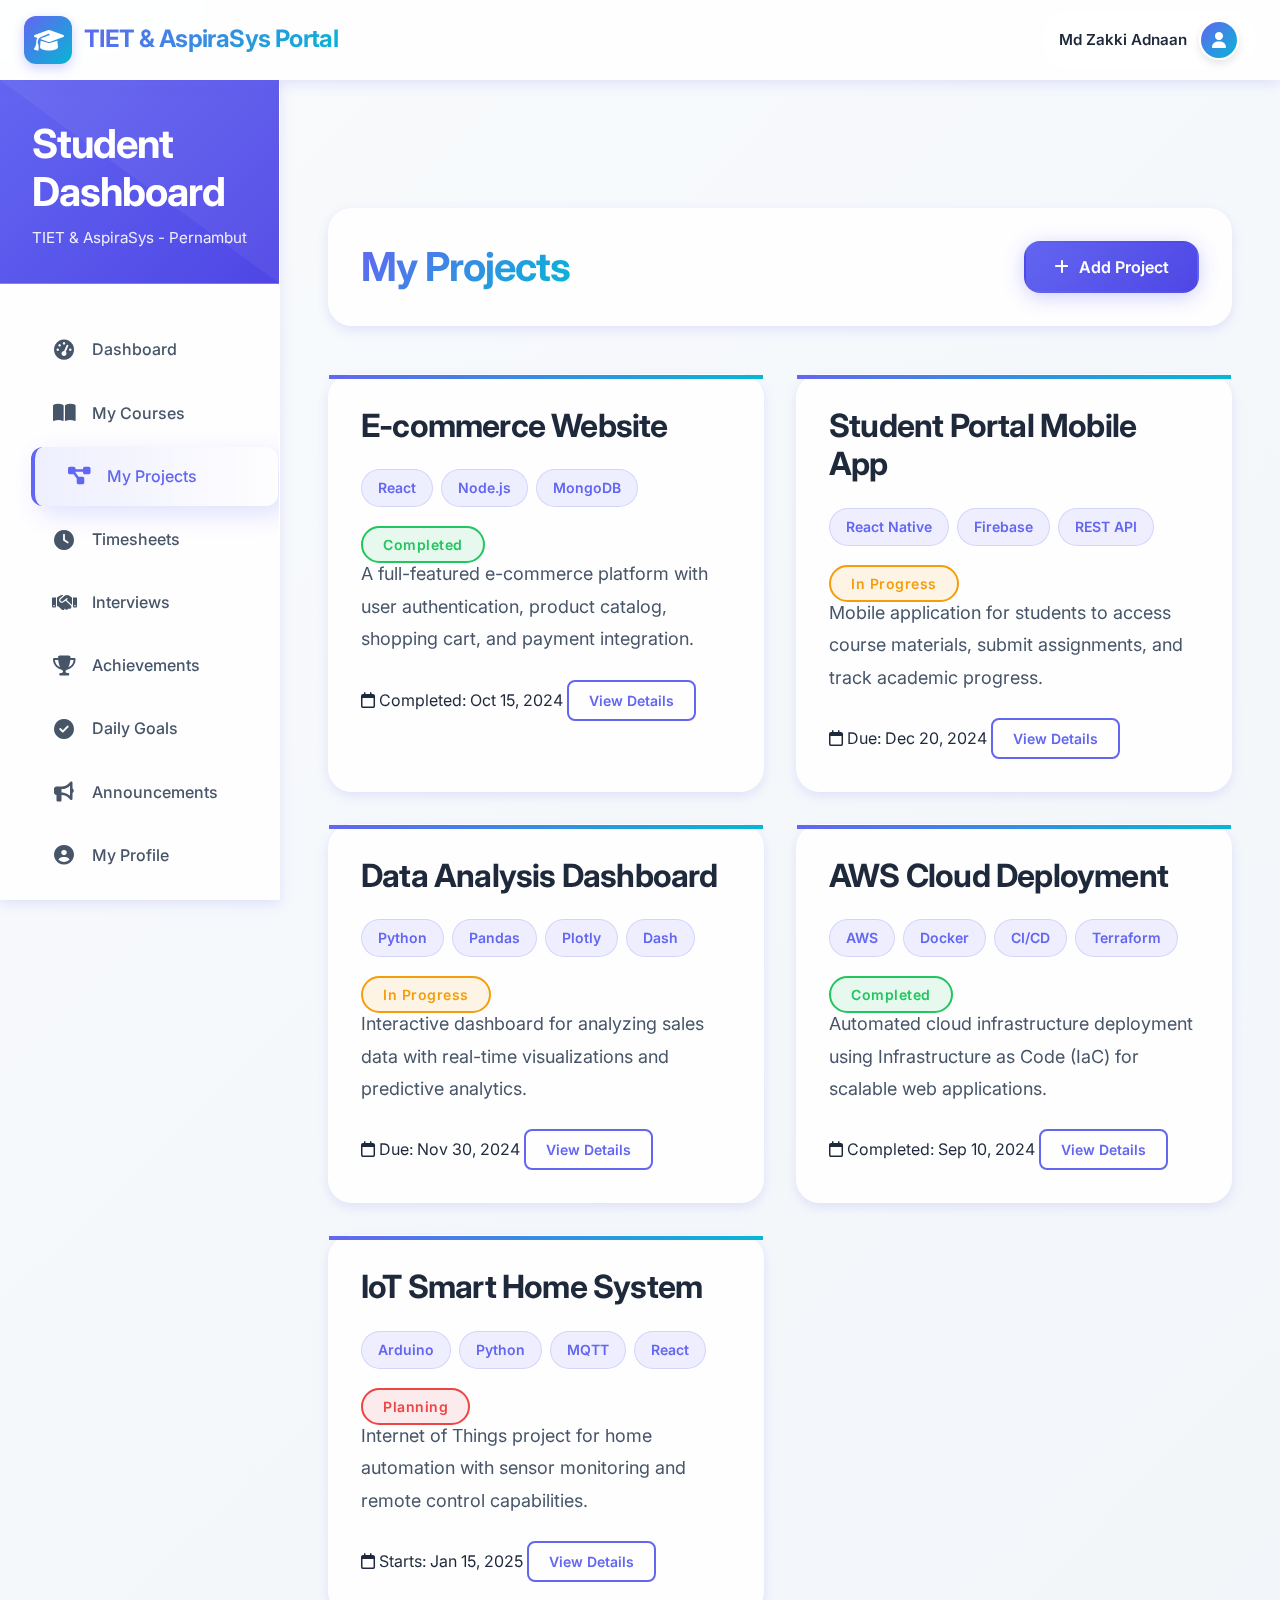
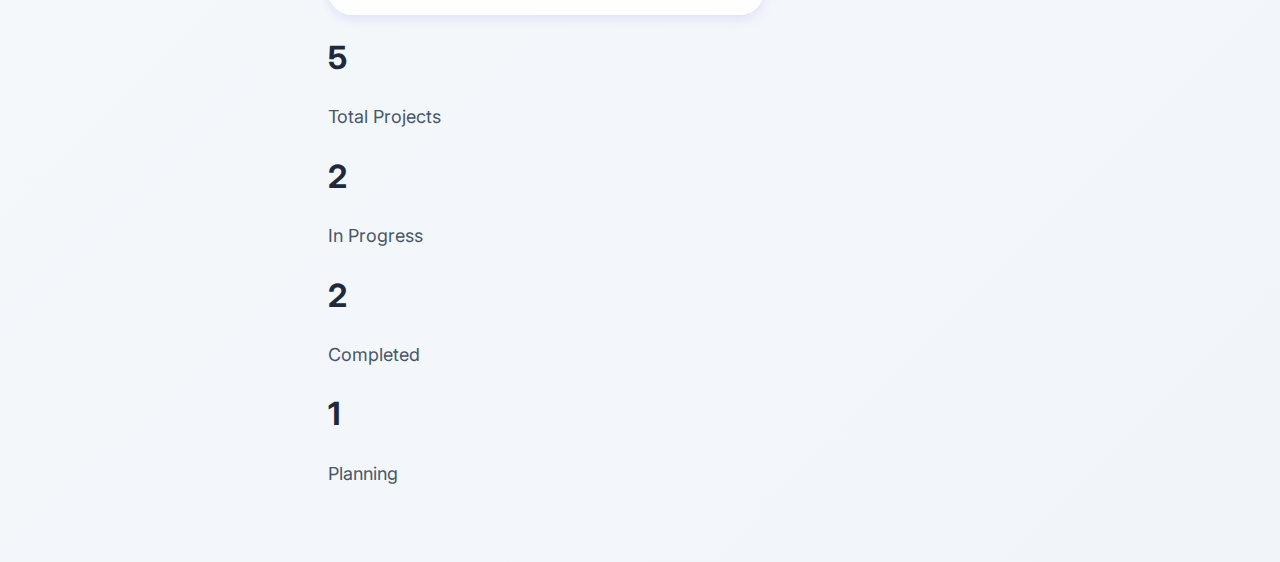
<file: pages/my-projects.html>
<!DOCTYPE html>
<html lang="en">

<head>
    <meta charset="UTF-8">
    <meta name="viewport" content="width=device-width, initial-scale=1.0">
    <title>My Projects - TIET & AspiraSys Portal</title>
    <link rel="stylesheet" href="../assets/css/main.css">
    <link rel="preconnect" href="https://fonts.googleapis.com">
    <link rel="preconnect" href="https://fonts.gstatic.com" crossorigin>
    <link
        href="https://fonts.googleapis.com/css2?family=Inter:wght@300;400;500;600;700&family=Roboto:wght@300;400;500;700&display=swap"
        rel="stylesheet">
    <link rel="stylesheet" href="https://cdnjs.cloudflare.com/ajax/libs/font-awesome/6.4.0/css/all.min.css">
</head>

<body>
    <!-- Navigation -->
    <nav class="main-nav">
        <div class="nav-container">
            <div class="nav-brand">
                <div class="logo-placeholder">
                    <i class="fas fa-graduation-cap"></i>
                </div>
                <span class="brand-text">TIET & AspiraSys Portal</span>
            </div>
            <div class="nav-links">
                <div class="user-profile">
                    <span class="user-name">Md Zakki Adnaan</span>
                    <div class="user-avatar">
                        <i class="fas fa-user"></i>
                    </div>
                </div>
            </div>
        </div>
    </nav>

    <!-- Dashboard Layout -->
    <div class="dashboard-layout">
        <!-- Sidebar -->
        <div class="dashboard-layout">
    <!-- Sidebar -->
    <aside class="sidebar">
        <div class="sidebar-header">
            <h2>Student Dashboard</h2>
            <p>TIET & AspiraSys - Pernambut</p>
        </div>
        
        <nav class="sidebar-nav">
            <a href="dashboard.html" class="nav-item active">
                <i class="fas fa-tachometer-alt"></i>
                <span>Dashboard</span>
            </a>
            
            <a href="my-courses.html" class="nav-item">
                <i class="fas fa-book-open"></i>
                <span>My Courses</span>
            </a>
            
            <a href="my-projects.html" class="nav-item">
                <i class="fas fa-project-diagram"></i>
                <span>My Projects</span>
            </a>
            
            <a href="my-timesheets.html" class="nav-item">
                <i class="fas fa-clock"></i>
                <span>Timesheets</span>
            </a>
            
            <a href="my-interviews.html" class="nav-item">
                <i class="fas fa-handshake"></i>
                <span>Interviews</span>
            </a>
            
            <a href="achievements.html" class="nav-item">
                <i class="fas fa-trophy"></i>
                <span>Achievements</span>
            </a>
            
            <a href="daliy-goals.html" class="nav-item">
                <i class="fas fa-check-circle"></i>
                <span>Daily Goals</span>
            </a>
            
            <a href="announcements.html" class="nav-item">
                <i class="fas fa-bullhorn"></i>
                <span>Announcements</span>
            </a>
            
            <a href="my-profile.html" class="nav-item">
                <i class="fas fa-user-circle"></i>
                <span>My Profile</span>
            </a>
            
            <a href="/index.html" class="nav-item logout-item">
                <i class="fas fa-sign-out-alt"></i>
                <span>Logout</span>
            </a>
        </nav>
        
        <div class="sidebar-footer">
            <p style="padding: 20px; color: var(--gray-medium); font-size: 0.8rem; text-align: center;">
                &copy; 2024 TIET & AspiraSys<br>
                Pernambut Branch
            </p>
        </div>
    </aside>

    <!-- Mobile Menu Button (add this to your nav container) -->
    <button class="mobile-menu-btn" aria-label="Toggle mobile menu">
        <span></span>
        <span></span>
        <span></span>
    </button>

    <!-- Mobile Menu Container (add this after the main nav) -->
    <div class="mobile-menu-container">
        <div class="mobile-menu-overlay"></div>
        <div class="mobile-menu-panel">
            <!-- Mobile Menu Header -->
            <div class="mobile-menu-header">
                <div class="mobile-menu-avatar">
                    <i class="fas fa-user-graduate"></i>
                </div>
                <div class="mobile-menu-user-info">
                    <h3>Student Dashboard</h3>
                    <p>TIET & AspiraSys - Pernambut</p>
                </div>
            </div>
            
            <!-- Mobile Menu Content -->
            <div class="mobile-menu-content">
                <ul class="mobile-menu-nav">
                    <li>
                        <a href="dashboard.html" class="mobile-menu-item active">
                            <i class="fas fa-tachometer-alt"></i>
                            Dashboard
                        </a>
                    </li>
                    <li>
                        <a href="my-courses.html" class="mobile-menu-item">
                            <i class="fas fa-book-open"></i>
                            My Courses
                        </a>
                    </li>
                    <li>
                        <a href="my-projects.html" class="mobile-menu-item">
                            <i class="fas fa-project-diagram"></i>
                            My Projects
                        </a>
                    </li>
                    <li>
                        <a href="my-timesheets.html" class="mobile-menu-item">
                            <i class="fas fa-clock"></i>
                            Timesheets
                        </a>
                    </li>
                    <li>
                        <a href="my-interviews.html" class="mobile-menu-item">
                            <i class="fas fa-handshake"></i>
                            Interviews
                        </a>
                    </li>
                    <li>
                        <a href="achievements.html" class="mobile-menu-item">
                            <i class="fas fa-trophy"></i>
                            Achievements
                        </a>
                    </li>
                    <li>
                        <a href="daliy-goals.html" class="mobile-menu-item">
                            <i class="fas fa-check-circle"></i>
                            Daily Goals
                        </a>
                    </li>
                    <li>
                        <a href="announcements.html" class="mobile-menu-item">
                            <i class="fas fa-bullhorn"></i>
                            Announcements
                        </a>
                    </li>
                    <li>
                        <a href="my-profile.html" class="mobile-menu-item">
                            <i class="fas fa-user-circle"></i>
                            My Profile
                        </a>
                    </li>
                </ul>
                
                <div class="mobile-menu-divider"></div>
                
                <!-- Additional Menu Items -->
                <ul class="mobile-menu-nav">
                    <li>
                        <a href="/index.html" class="mobile-menu-item logout-item-mobile">
                            <i class="fas fa-sign-out-alt"></i>
                            Logout
                        </a>
                    </li>
                </ul>
                
                <!-- Copyright Information -->
                <div class="mobile-menu-copyright">
                    <p>&copy; 2024 TIET & AspiraSys - Pernambut</p>
                    <p class="mobile-menu-version">v1.0.0</p>
                </div>
            </div>
            
            <!-- Mobile Menu Footer -->
            <div class="mobile-menu-footer">
                <div class="mobile-menu-user-status">
                    <div class="user-status-indicator active"></div>
                    <span>Online</span>
                </div>
                
                <div class="mobile-menu-help">
                    <a href="#help" class="mobile-menu-help-link">
                        <i class="fas fa-question-circle"></i>
                        Help
                    </a>
                </div>
            </div>
        </div>
    </div>

        <!-- Main Content -->
        <main class="main-content">
            <div class="page-header">
                <h1>My Projects</h1>
                <div class="page-header-actions">
                    <button class="btn btn-primary" id="addProject">
                        <i class="fas fa-plus"></i> Add Project
                    </button>
                </div>
            </div>

            <div class="projects-grid">
                <!-- Project 1 -->
                <div class="project-card">
                    <div class="project-header">
                        <div>
                            <h3 class="project-title">E-commerce Website</h3>
                            <div class="project-tech">
                                <span class="tech-tag">React</span>
                                <span class="tech-tag">Node.js</span>
                                <span class="tech-tag">MongoDB</span>
                            </div>
                        </div>
                        <span class="project-status completed">Completed</span>
                    </div>

                    <p class="project-description">
                        A full-featured e-commerce platform with user authentication, product catalog, shopping cart,
                        and payment integration.
                    </p>

                    <div class="project-meta">
                        <span class="project-date">
                            <i class="far fa-calendar"></i> Completed: Oct 15, 2024
                        </span>
                        <button class="btn btn-outline btn-small view-details">
                            View Details
                        </button>
                    </div>
                </div>

                <!-- Project 2 -->
                <div class="project-card">
                    <div class="project-header">
                        <div>
                            <h3 class="project-title">Student Portal Mobile App</h3>
                            <div class="project-tech">
                                <span class="tech-tag">React Native</span>
                                <span class="tech-tag">Firebase</span>
                                <span class="tech-tag">REST API</span>
                            </div>
                        </div>
                        <span class="project-status in-progress">In Progress</span>
                    </div>

                    <p class="project-description">
                        Mobile application for students to access course materials, submit assignments, and track
                        academic progress.
                    </p>

                    <div class="project-meta">
                        <span class="project-date">
                            <i class="far fa-calendar"></i> Due: Dec 20, 2024
                        </span>
                        <button class="btn btn-outline btn-small view-details">
                            View Details
                        </button>
                    </div>
                </div>

                <!-- Project 3 -->
                <div class="project-card">
                    <div class="project-header">
                        <div>
                            <h3 class="project-title">Data Analysis Dashboard</h3>
                            <div class="project-tech">
                                <span class="tech-tag">Python</span>
                                <span class="tech-tag">Pandas</span>
                                <span class="tech-tag">Plotly</span>
                                <span class="tech-tag">Dash</span>
                            </div>
                        </div>
                        <span class="project-status in-progress">In Progress</span>
                    </div>

                    <p class="project-description">
                        Interactive dashboard for analyzing sales data with real-time visualizations and predictive
                        analytics.
                    </p>

                    <div class="project-meta">
                        <span class="project-date">
                            <i class="far fa-calendar"></i> Due: Nov 30, 2024
                        </span>
                        <button class="btn btn-outline btn-small view-details">
                            View Details
                        </button>
                    </div>
                </div>

                <!-- Project 4 -->
                <div class="project-card">
                    <div class="project-header">
                        <div>
                            <h3 class="project-title">AWS Cloud Deployment</h3>
                            <div class="project-tech">
                                <span class="tech-tag">AWS</span>
                                <span class="tech-tag">Docker</span>
                                <span class="tech-tag">CI/CD</span>
                                <span class="tech-tag">Terraform</span>
                            </div>
                        </div>
                        <span class="project-status completed">Completed</span>
                    </div>

                    <p class="project-description">
                        Automated cloud infrastructure deployment using Infrastructure as Code (IaC) for scalable web
                        applications.
                    </p>

                    <div class="project-meta">
                        <span class="project-date">
                            <i class="far fa-calendar"></i> Completed: Sep 10, 2024
                        </span>
                        <button class="btn btn-outline btn-small view-details">
                            View Details
                        </button>
                    </div>
                </div>

                <!-- Project 5 -->
                <div class="project-card">
                    <div class="project-header">
                        <div>
                            <h3 class="project-title">IoT Smart Home System</h3>
                            <div class="project-tech">
                                <span class="tech-tag">Arduino</span>
                                <span class="tech-tag">Python</span>
                                <span class="tech-tag">MQTT</span>
                                <span class="tech-tag">React</span>
                            </div>
                        </div>
                        <span class="project-status pending">Planning</span>
                    </div>

                    <p class="project-description">
                        Internet of Things project for home automation with sensor monitoring and remote control
                        capabilities.
                    </p>

                    <div class="project-meta">
                        <span class="project-date">
                            <i class="far fa-calendar"></i> Starts: Jan 15, 2025
                        </span>
                        <button class="btn btn-outline btn-small view-details">
                            View Details
                        </button>
                    </div>
                </div>
            </div>

            <!-- Project Statistics -->
            <div class="project-stats mt-3">
                <div class="stats-grid">
                    <div class="stat-item">
                        <h3>5</h3>
                        <p>Total Projects</p>
                    </div>
                    <div class="stat-item">
                        <h3>2</h3>
                        <p>In Progress</p>
                    </div>
                    <div class="stat-item">
                        <h3>2</h3>
                        <p>Completed</p>
                    </div>
                    <div class="stat-item">
                        <h3>1</h3>
                        <p>Planning</p>
                    </div>
                </div>
            </div>
        </main>
    </div>

    <script src="../assets/js/navigation.js"></script>
    <script>
        document.getElementById('addProject').addEventListener('click', function () {
            alert('Add project feature would be implemented here. For demo, this is a placeholder.');
        });

        document.querySelectorAll('.view-details').forEach(button => {
            button.addEventListener('click', function () {
                alert('Project details would be shown here. For demo, this is a placeholder.');
            });
        });
    </script>
</body>

</html>
</file>
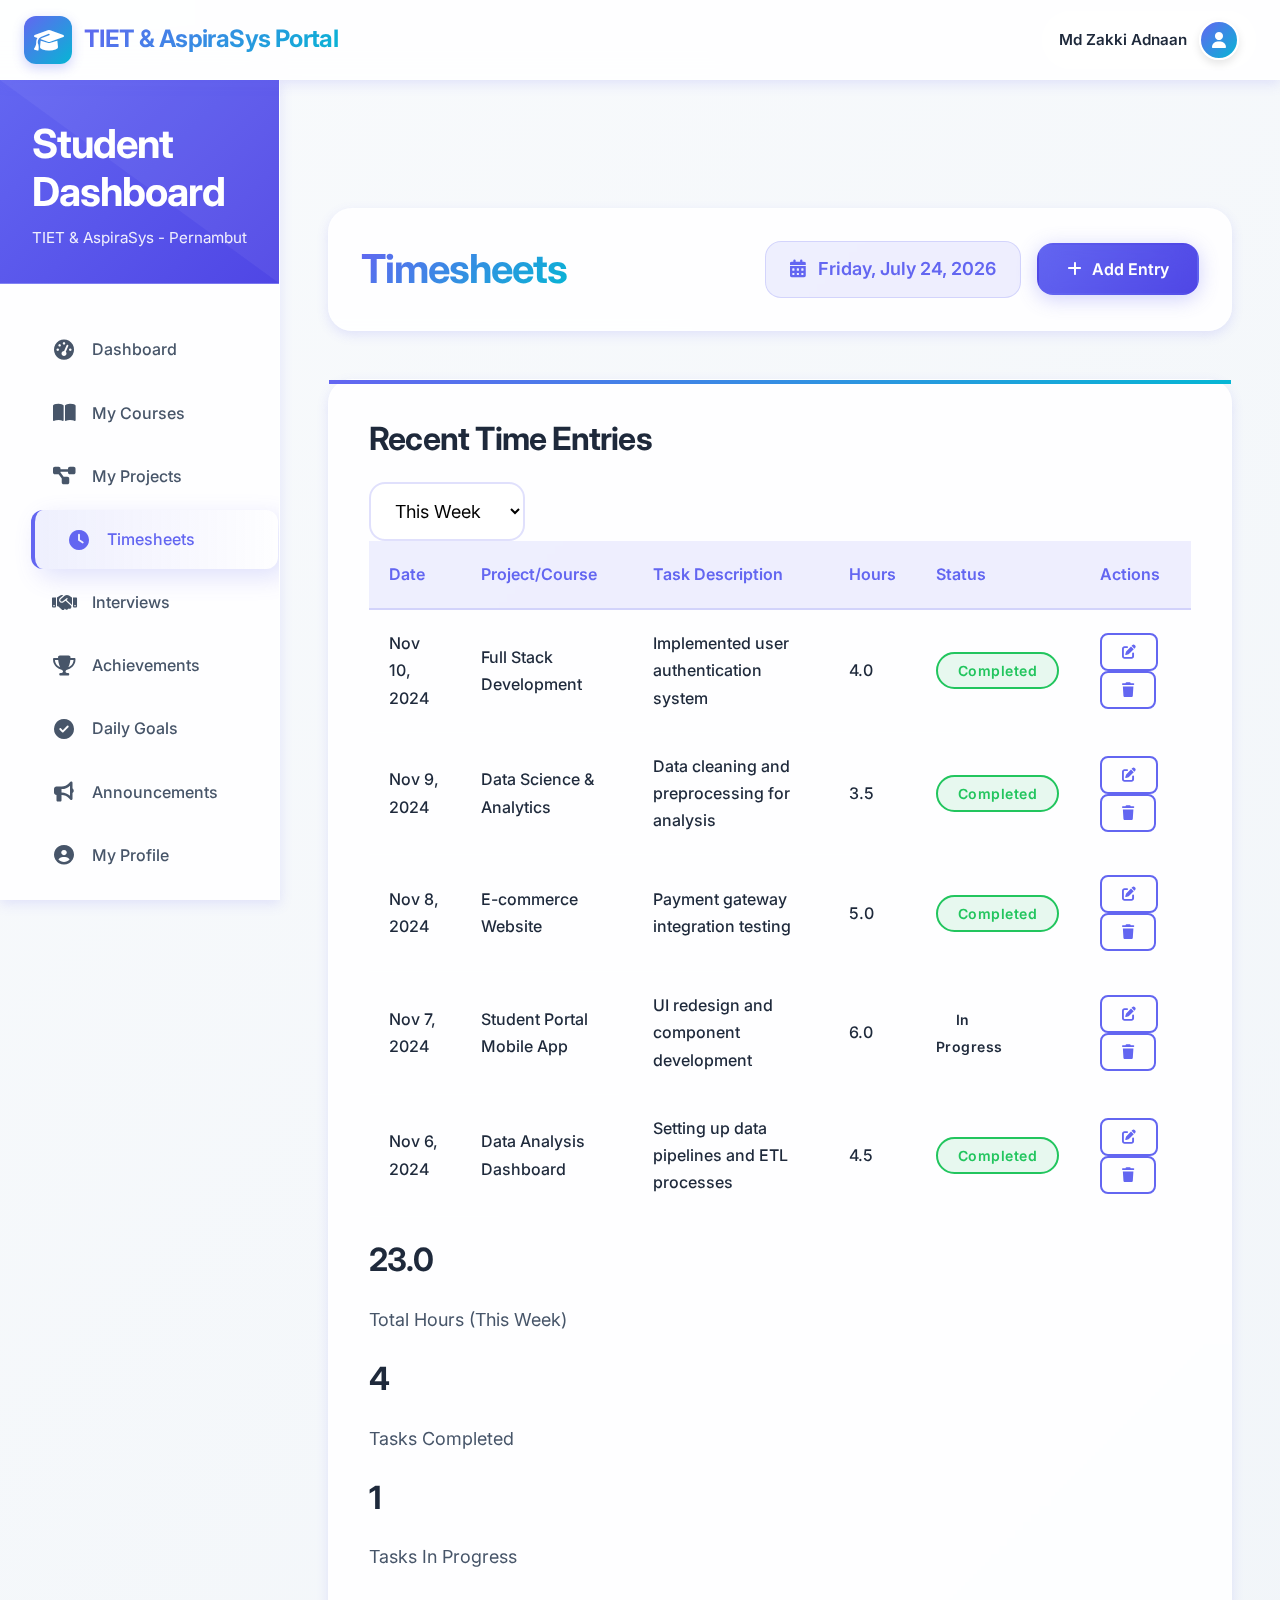
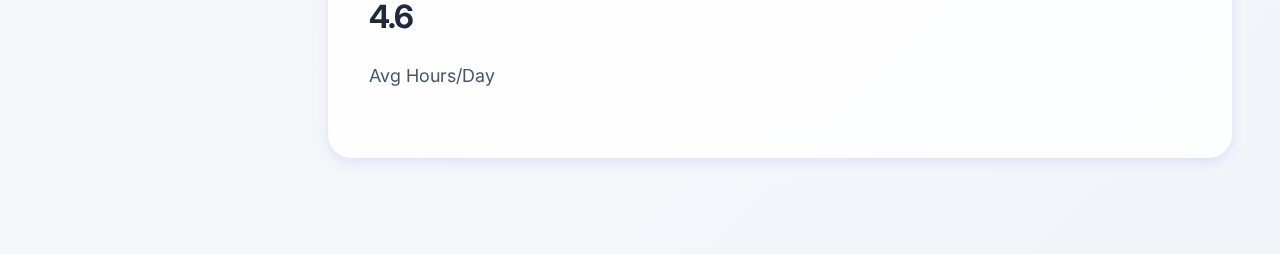
<file: pages/my-timesheets.html>
<!DOCTYPE html>
<html lang="en">
<head>
    <meta charset="UTF-8">
    <meta name="viewport" content="width=device-width, initial-scale=1.0">
    <title>Timesheets - TIET & AspiraSys Portal</title>
    <link rel="stylesheet" href="../../assets/css/main.css">
    <link rel="preconnect" href="https://fonts.googleapis.com">
    <link rel="preconnect" href="https://fonts.gstatic.com" crossorigin>
    <link href="https://fonts.googleapis.com/css2?family=Inter:wght@300;400;500;600;700&family=Roboto:wght@300;400;500;700&display=swap" rel="stylesheet">
    <link rel="stylesheet" href="https://cdnjs.cloudflare.com/ajax/libs/font-awesome/6.4.0/css/all.min.css">
</head>
<body>
    <!-- Navigation -->
    <nav class="main-nav">
        <div class="nav-container">
            <div class="nav-brand">
                <div class="logo-placeholder">
                    <i class="fas fa-graduation-cap"></i>
                </div>
                <span class="brand-text">TIET & AspiraSys Portal</span>
            </div>
            <div class="nav-links">
                <div class="user-profile">
                    <span class="user-name">Md Zakki Adnaan</span>
                    <div class="user-avatar">
                        <i class="fas fa-user"></i>
                    </div>
                </div>
            </div>
        </div>
    </nav>

    <!-- Dashboard Layout -->
    <div class="dashboard-layout">
        <!-- Sidebar -->
        <div class="dashboard-layout">
    <!-- Sidebar -->
    <aside class="sidebar">
        <div class="sidebar-header">
            <h2>Student Dashboard</h2>
            <p>TIET & AspiraSys - Pernambut</p>
        </div>
        
        <nav class="sidebar-nav">
            <a href="dashboard.html" class="nav-item active">
                <i class="fas fa-tachometer-alt"></i>
                <span>Dashboard</span>
            </a>
            
            <a href="my-courses.html" class="nav-item">
                <i class="fas fa-book-open"></i>
                <span>My Courses</span>
            </a>
            
            <a href="my-projects.html" class="nav-item">
                <i class="fas fa-project-diagram"></i>
                <span>My Projects</span>
            </a>
            
            <a href="my-timesheets.html" class="nav-item">
                <i class="fas fa-clock"></i>
                <span>Timesheets</span>
            </a>
            
            <a href="my-interviews.html" class="nav-item">
                <i class="fas fa-handshake"></i>
                <span>Interviews</span>
            </a>
            
            <a href="achievements.html" class="nav-item">
                <i class="fas fa-trophy"></i>
                <span>Achievements</span>
            </a>
            
            <a href="daliy-goals.html" class="nav-item">
                <i class="fas fa-check-circle"></i>
                <span>Daily Goals</span>
            </a>
            
            <a href="announcements.html" class="nav-item">
                <i class="fas fa-bullhorn"></i>
                <span>Announcements</span>
            </a>
            
            <a href="my-profile.html" class="nav-item">
                <i class="fas fa-user-circle"></i>
                <span>My Profile</span>
            </a>
            
            <a href="/index.html" class="nav-item logout-item">
                <i class="fas fa-sign-out-alt"></i>
                <span>Logout</span>
            </a>
        </nav>
        
        <div class="sidebar-footer">
            <p style="padding: 20px; color: var(--gray-medium); font-size: 0.8rem; text-align: center;">
                &copy; 2024 TIET & AspiraSys<br>
                Pernambut Branch
            </p>
        </div>
    </aside>

    <!-- Mobile Menu Button (add this to your nav container) -->
    <button class="mobile-menu-btn" aria-label="Toggle mobile menu">
        <span></span>
        <span></span>
        <span></span>
    </button>

    <!-- Mobile Menu Container (add this after the main nav) -->
    <div class="mobile-menu-container">
        <div class="mobile-menu-overlay"></div>
        <div class="mobile-menu-panel">
            <!-- Mobile Menu Header -->
            <div class="mobile-menu-header">
                <div class="mobile-menu-avatar">
                    <i class="fas fa-user-graduate"></i>
                </div>
                <div class="mobile-menu-user-info">
                    <h3>Student Dashboard</h3>
                    <p>TIET & AspiraSys - Pernambut</p>
                </div>
            </div>
            
            <!-- Mobile Menu Content -->
            <div class="mobile-menu-content">
                <ul class="mobile-menu-nav">
                    <li>
                        <a href="dashboard.html" class="mobile-menu-item active">
                            <i class="fas fa-tachometer-alt"></i>
                            Dashboard
                        </a>
                    </li>
                    <li>
                        <a href="my-courses.html" class="mobile-menu-item">
                            <i class="fas fa-book-open"></i>
                            My Courses
                        </a>
                    </li>
                    <li>
                        <a href="my-projects.html" class="mobile-menu-item">
                            <i class="fas fa-project-diagram"></i>
                            My Projects
                        </a>
                    </li>
                    <li>
                        <a href="my-timesheets.html" class="mobile-menu-item">
                            <i class="fas fa-clock"></i>
                            Timesheets
                        </a>
                    </li>
                    <li>
                        <a href="my-interviews.html" class="mobile-menu-item">
                            <i class="fas fa-handshake"></i>
                            Interviews
                        </a>
                    </li>
                    <li>
                        <a href="achievements.html" class="mobile-menu-item">
                            <i class="fas fa-trophy"></i>
                            Achievements
                        </a>
                    </li>
                    <li>
                        <a href="daliy-goals.html" class="mobile-menu-item">
                            <i class="fas fa-check-circle"></i>
                            Daily Goals
                        </a>
                    </li>
                    <li>
                        <a href="announcements.html" class="mobile-menu-item">
                            <i class="fas fa-bullhorn"></i>
                            Announcements
                        </a>
                    </li>
                    <li>
                        <a href="my-profile.html" class="mobile-menu-item">
                            <i class="fas fa-user-circle"></i>
                            My Profile
                        </a>
                    </li>
                </ul>
                
                <div class="mobile-menu-divider"></div>
                
                <!-- Additional Menu Items -->
                <ul class="mobile-menu-nav">
                    <li>
                        <a href="/index.html" class="mobile-menu-item logout-item-mobile">
                            <i class="fas fa-sign-out-alt"></i>
                            Logout
                        </a>
                    </li>
                </ul>
                
                <!-- Copyright Information -->
                <div class="mobile-menu-copyright">
                    <p>&copy; 2024 TIET & AspiraSys - Pernambut</p>
                    <p class="mobile-menu-version">v1.0.0</p>
                </div>
            </div>
            
            <!-- Mobile Menu Footer -->
            <div class="mobile-menu-footer">
                <div class="mobile-menu-user-status">
                    <div class="user-status-indicator active"></div>
                    <span>Online</span>
                </div>
                
                <div class="mobile-menu-help">
                    <a href="#help" class="mobile-menu-help-link">
                        <i class="fas fa-question-circle"></i>
                        Help
                    </a>
                </div>
            </div>
        </div>
    </div>

        <!-- Main Content -->
        <main class="main-content">
            <div class="page-header">
                <h1>Timesheets</h1>
                <div class="page-header-actions">
                    <div class="date-display">
                        <i class="fas fa-calendar-alt"></i>
                        <span id="current-date">Loading...</span>
                    </div>
                    <button class="btn btn-primary" id="addEntry">
                        <i class="fas fa-plus"></i> Add Entry
                    </button>
                </div>
            </div>
            
            <!-- Timesheet Form -->
            <div class="timesheet-form" id="timesheetForm" style="display: none;">
                <h3>Add Timesheet Entry</h3>
                <form id="entryForm">
                    <div class="form-grid">
                        <div class="form-group">
                            <label for="entryDate">Date</label>
                            <input type="date" id="entryDate" class="form-control" required>
                        </div>
                        <div class="form-group">
                            <label for="projectName">Project/Course</label>
                            <select id="projectName" class="form-control" required>
                                <option value="">Select Project/Course</option>
                                <option value="Full Stack Development">Full Stack Development</option>
                                <option value="Data Science & Analytics">Data Science & Analytics</option>
                                <option value="E-commerce Website">E-commerce Website</option>
                                <option value="Student Portal Mobile App">Student Portal Mobile App</option>
                                <option value="Data Analysis Dashboard">Data Analysis Dashboard</option>
                            </select>
                        </div>
                    </div>
                    <div class="form-group">
                        <label for="taskDescription">Task Description</label>
                        <textarea id="taskDescription" class="form-control" placeholder="Describe the task you worked on..." required></textarea>
                    </div>
                    <div class="form-grid">
                        <div class="form-group">
                            <label for="hoursSpent">Hours Spent</label>
                            <input type="number" id="hoursSpent" class="form-control" min="0.5" max="12" step="0.5" placeholder="e.g., 3.5" required>
                        </div>
                        <div class="form-group">
                            <label for="taskStatus">Status</label>
                            <select id="taskStatus" class="form-control" required>
                                <option value="Completed">Completed</option>
                                <option value="In Progress">In Progress</option>
                                <option value="Pending">Pending</option>
                            </select>
                        </div>
                    </div>
                    <div class="d-flex justify-between mt-3">
                        <button type="button" class="btn btn-outline" id="cancelForm">Cancel</button>
                        <button type="submit" class="btn btn-primary">Save Entry</button>
                    </div>
                </form>
            </div>
            
            <!-- Timesheet Table -->
            <div class="timesheet-container">
                <div class="timesheet-header">
                    <h3>Recent Time Entries</h3>
                    <div class="d-flex gap-2">
                        <select class="form-control" style="width: auto;">
                            <option>This Week</option>
                            <option>Last Week</option>
                            <option>This Month</option>
                            <option>All Time</option>
                        </select>
                    </div>
                </div>
                
                <table class="timesheet-table">
                    <thead>
                        <tr>
                            <th>Date</th>
                            <th>Project/Course</th>
                            <th>Task Description</th>
                            <th>Hours</th>
                            <th>Status</th>
                            <th>Actions</th>
                        </tr>
                    </thead>
                    <tbody>
                        <tr>
                            <td>Nov 10, 2024</td>
                            <td>Full Stack Development</td>
                            <td>Implemented user authentication system</td>
                            <td>4.0</td>
                            <td><span class="course-status completed">Completed</span></td>
                            <td>
                                <div class="timesheet-actions">
                                    <button class="btn btn-outline btn-small edit-entry">
                                        <i class="fas fa-edit"></i>
                                    </button>
                                    <button class="btn btn-outline btn-small delete-entry">
                                        <i class="fas fa-trash"></i>
                                    </button>
                                </div>
                            </td>
                        </tr>
                        <tr>
                            <td>Nov 9, 2024</td>
                            <td>Data Science & Analytics</td>
                            <td>Data cleaning and preprocessing for analysis</td>
                            <td>3.5</td>
                            <td><span class="course-status completed">Completed</span></td>
                            <td>
                                <div class="timesheet-actions">
                                    <button class="btn btn-outline btn-small edit-entry">
                                        <i class="fas fa-edit"></i>
                                    </button>
                                    <button class="btn btn-outline btn-small delete-entry">
                                        <i class="fas fa-trash"></i>
                                    </button>
                                </div>
                            </td>
                        </tr>
                        <tr>
                            <td>Nov 8, 2024</td>
                            <td>E-commerce Website</td>
                            <td>Payment gateway integration testing</td>
                            <td>5.0</td>
                            <td><span class="course-status completed">Completed</span></td>
                            <td>
                                <div class="timesheet-actions">
                                    <button class="btn btn-outline btn-small edit-entry">
                                        <i class="fas fa-edit"></i>
                                    </button>
                                    <button class="btn btn-outline btn-small delete-entry">
                                        <i class="fas fa-trash"></i>
                                    </button>
                                </div>
                            </td>
                        </tr>
                        <tr>
                            <td>Nov 7, 2024</td>
                            <td>Student Portal Mobile App</td>
                            <td>UI redesign and component development</td>
                            <td>6.0</td>
                            <td><span class="course-status in-progress">In Progress</span></td>
                            <td>
                                <div class="timesheet-actions">
                                    <button class="btn btn-outline btn-small edit-entry">
                                        <i class="fas fa-edit"></i>
                                    </button>
                                    <button class="btn btn-outline btn-small delete-entry">
                                        <i class="fas fa-trash"></i>
                                    </button>
                                </div>
                            </td>
                        </tr>
                        <tr>
                            <td>Nov 6, 2024</td>
                            <td>Data Analysis Dashboard</td>
                            <td>Setting up data pipelines and ETL processes</td>
                            <td>4.5</td>
                            <td><span class="course-status completed">Completed</span></td>
                            <td>
                                <div class="timesheet-actions">
                                    <button class="btn btn-outline btn-small edit-entry">
                                        <i class="fas fa-edit"></i>
                                    </button>
                                    <button class="btn btn-outline btn-small delete-entry">
                                        <i class="fas fa-trash"></i>
                                    </button>
                                </div>
                            </td>
                        </tr>
                    </tbody>
                </table>
                
                <div class="timesheet-summary mt-3">
                    <div class="stats-grid">
                        <div class="stat-item">
                            <h3>23.0</h3>
                            <p>Total Hours (This Week)</p>
                        </div>
                        <div class="stat-item">
                            <h3>4</h3>
                            <p>Tasks Completed</p>
                        </div>
                        <div class="stat-item">
                            <h3>1</h3>
                            <p>Tasks In Progress</p>
                        </div>
                        <div class="stat-item">
                            <h3>4.6</h3>
                            <p>Avg Hours/Day</p>
                        </div>
                    </div>
                </div>
            </div>
        </main>
    </div>

    <script src="../../assets/js/navigation.js"></script>
    <script>
        // Toggle timesheet form
        const addEntryBtn = document.getElementById('addEntry');
        const timesheetForm = document.getElementById('timesheetForm');
        const cancelFormBtn = document.getElementById('cancelForm');
        
        addEntryBtn.addEventListener('click', function() {
            timesheetForm.style.display = 'block';
            addEntryBtn.style.display = 'none';
            // Set today's date as default
            document.getElementById('entryDate').valueAsDate = new Date();
        });
        
        cancelFormBtn.addEventListener('click', function() {
            timesheetForm.style.display = 'none';
            addEntryBtn.style.display = 'flex';
            document.getElementById('entryForm').reset();
        });
        
        // Handle form submission
        document.getElementById('entryForm').addEventListener('submit', function(e) {
            e.preventDefault();
            alert('Timesheet entry saved successfully! (This is a demo)');
            timesheetForm.style.display = 'none';
            addEntryBtn.style.display = 'flex';
            this.reset();
        });
        
        // Handle edit and delete buttons
        document.querySelectorAll('.edit-entry').forEach(button => {
            button.addEventListener('click', function() {
                alert('Edit functionality would be implemented here. For demo, this is a placeholder.');
            });
        });
        
        document.querySelectorAll('.delete-entry').forEach(button => {
            button.addEventListener('click', function() {
                if (confirm('Are you sure you want to delete this entry?')) {
                    alert('Entry deleted successfully! (This is a demo)');
                }
            });
        });
    </script>
</body>
</html>
</file>
<file: assets/css/auth.css>
/* ===== AUTH PAGE STYLES ===== */
.auth-page {
    min-height: 100vh;
    display: flex;
    align-items: center;
    justify-content: center;
    background: linear-gradient(135deg, #f5f7fa 0%, #c3cfe2 100%);
    padding: 20px;
}

.auth-container {
    width: 100%;
    max-width: 450px;
}

.auth-card {
    background-color: var(--white);
    border-radius: var(--border-radius);
    padding: 40px;
    box-shadow: var(--shadow-lg);
    transition: var(--transition);
}

.auth-header {
    text-align: center;
    margin-bottom: 30px;
}

.auth-logo {
    width: 80px;
    height: 80px;
    background: linear-gradient(135deg, var(--primary-color), var(--secondary-color));
    border-radius: 16px;
    margin: 0 auto 20px;
    display: flex;
    align-items: center;
    justify-content: center;
    color: var(--white);
    font-size: 2.5rem;
}

.auth-title {
    font-size: 1.8rem;
    color: var(--dark-color);
    margin-bottom: 8px;
}

.auth-subtitle {
    color: var(--gray-medium);
    font-size: 1rem;
}

.auth-form {
    margin-bottom: 30px;
}

.form-group {
    margin-bottom: 20px;
}

.form-group label {
    display: block;
    margin-bottom: 8px;
    font-weight: 500;
    color: var(--dark-color);
    font-size: 0.95rem;
}

.form-control {
    width: 100%;
    padding: 14px 16px;
    border: 1px solid var(--gray-light);
    border-radius: var(--border-radius-sm);
    font-family: 'Roboto', sans-serif;
    font-size: 1rem;
    transition: var(--transition);
    background-color: var(--white);
}

.form-control:focus {
    outline: none;
    border-color: var(--primary-color);
    box-shadow: 0 0 0 3px rgba(26, 115, 232, 0.2);
}

.form-control.error {
    border-color: var(--accent-color);
}

.form-control.success {
    border-color: var(--secondary-color);
}

.error-message {
    color: var(--accent-color);
    font-size: 0.85rem;
    margin-top: 5px;
    display: none;
}

.error-message.show {
    display: block;
}

.form-options {
    display: flex;
    justify-content: space-between;
    align-items: center;
    margin-bottom: 25px;
}

.remember-me {
    display: flex;
    align-items: center;
    gap: 8px;
    color: var(--gray-medium);
    font-size: 0.9rem;
}

.remember-me input {
    width: 16px;
    height: 16px;
    cursor: pointer;
}

.forgot-password {
    color: var(--primary-color);
    font-size: 0.9rem;
    font-weight: 500;
}

.forgot-password:hover {
    text-decoration: underline;
}

.auth-btn {
    width: 100%;
    padding: 14px;
    font-size: 1rem;
    font-weight: 500;
    margin-bottom: 20px;
}

.auth-divider {
    display: flex;
    align-items: center;
    margin: 25px 0;
    color: var(--gray-medium);
    font-size: 0.9rem;
}

.auth-divider::before,
.auth-divider::after {
    content: '';
    flex: 1;
    height: 1px;
    background-color: var(--gray-light);
}

.auth-divider span {
    padding: 0 15px;
}

.auth-footer {
    text-align: center;
    margin-top: 30px;
    padding-top: 20px;
    border-top: 1px solid var(--gray-light);
    color: var(--gray-medium);
    font-size: 0.9rem;
}

.auth-footer a {
    font-weight: 500;
}

.demo-credentials {
    background-color: rgba(26, 115, 232, 0.05);
    border-radius: var(--border-radius-sm);
    padding: 15px;
    margin-top: 25px;
    border-left: 3px solid var(--primary-color);
}

.demo-title {
    font-size: 0.9rem;
    color: var(--dark-color);
    margin-bottom: 8px;
    font-weight: 500;
}

.demo-info {
    font-size: 0.85rem;
    color: var(--gray-medium);
    line-height: 1.5;
}

/* Responsive adjustments for auth page */
@media (max-width: 480px) {
    .auth-card {
        padding: 30px 25px;
    }
    
    .auth-logo {
        width: 70px;
        height: 70px;
        font-size: 2rem;
    }
    
    .auth-title {
        font-size: 1.5rem;
    }
    
    .form-options {
        flex-direction: column;
        align-items: flex-start;
        gap: 15px;
    }
}
</file>
<file: assets/css/main.css>
/* ===== COMPLETE MODERN CSS WITH 3D ANIMATIONS ===== */

/* ===== RESET & BASE STYLES ===== */
:root {
    /* Modern Color Palette */
    --primary-color: #6366f1;
    --primary-dark: #4f46e5;
    --primary-light: #818cf8;
    --secondary-color: #06b6d4;
    --secondary-dark: #0891b2;
    --accent-color: #f59e0b;
    --accent-alt: #10b981;
    --warning-color: #ef4444;
    --success-color: #22c55e;
    
    /* Neutral Colors */
    --dark-color: #1e293b;
    --gray-dark: #475569;
    --gray-medium: #64748b;
    --gray-light: #e2e8f0;
    --gray-bg: #f8fafc;
    --white: #ffffff;
    
    /* Glassmorphism Effects */
    --glass-bg: rgba(255, 255, 255, 0.85);
    --glass-border: rgba(255, 255, 255, 0.2);
    --glass-shadow: 0 8px 32px rgba(99, 102, 241, 0.1);
    
    /* Shadows */
    --shadow-sm: 0 1px 3px rgba(0, 0, 0, 0.1);
    --shadow: 0 4px 12px rgba(99, 102, 241, 0.15);
    --shadow-md: 0 8px 24px rgba(99, 102, 241, 0.2);
    --shadow-lg: 0 20px 40px rgba(99, 102, 241, 0.25);
    
    /* Border Radius */
    --border-radius: 16px;
    --border-radius-lg: 24px;
    --border-radius-sm: 8px;
    --border-radius-xs: 4px;
    
    /* Transitions */
    --transition: all 0.3s cubic-bezier(0.4, 0, 0.2, 1);
    --transition-slow: all 0.5s cubic-bezier(0.4, 0, 0.2, 1);
    
    /* Layout */
    --sidebar-width: 280px;
    --header-height: 80px;
    --container-width: 1280px;
}

* {
    margin: 0;
    padding: 0;
    box-sizing: border-box;
}

html {
    font-size: 16px;
    scroll-behavior: smooth;
    scroll-padding-top: var(--header-height);
}

body {
    font-family: 'Inter', -apple-system, BlinkMacSystemFont, 'Segoe UI', Roboto, sans-serif;
    line-height: 1.7;
    color: var(--dark-color);
    background: linear-gradient(135deg, #f8fafc 0%, #f1f5f9 100%);
    overflow-x: hidden;
    -webkit-font-smoothing: antialiased;
    -moz-osx-font-smoothing: grayscale;
    perspective: 1000px;
    transform-style: preserve-3d;
}

.container {
    width: 100%;
    max-width: var(--container-width);
    margin: 0 auto;
    padding: 0 24px;
}

/* ===== MODERN TYPOGRAPHY ===== */
h1, h2, h3, h4, h5, h6 {
    font-family: 'Inter', sans-serif;
    font-weight: 700;
    line-height: 1.2;
    margin-bottom: 1.5rem;
    color: var(--dark-color);
    letter-spacing: -0.025em;
}

h1 {
    font-size: 3.5rem;
    background: linear-gradient(135deg, var(--primary-color), var(--secondary-color));
    -webkit-background-clip: text;
    -webkit-text-fill-color: transparent;
    background-clip: text;
}

h2 {
    font-size: 2.5rem;
}

h3 {
    font-size: 2rem;
}

h4 {
    font-size: 1.5rem;
}

p {
    margin-bottom: 1.5rem;
    color: var(--gray-dark);
    line-height: 1.8;
    font-size: 1.125rem;
}

a {
    color: var(--primary-color);
    text-decoration: none;
    transition: var(--transition);
    font-weight: 500;
}

a:hover {
    color: var(--primary-dark);
}

/* ===== 3D GLASSMORPHIC BUTTONS ===== */
.btn {
    display: inline-flex;
    align-items: center;
    justify-content: center;
    padding: 14px 28px;
    font-size: 1rem;
    font-weight: 600;
    border-radius: var(--border-radius);
    border: none;
    cursor: pointer;
    transition: var(--transition);
    gap: 10px;
    font-family: 'Inter', sans-serif;
    position: relative;
    overflow: hidden;
    isolation: isolate;
    transform-style: preserve-3d;
}

.btn::before {
    content: '';
    position: absolute;
    top: 0;
    left: 0;
    right: 0;
    bottom: 0;
    background: rgba(255, 255, 255, 0.1);
    opacity: 0;
    transition: var(--transition);
    z-index: -1;
}

.btn::after {
    content: '';
    position: absolute;
    width: 100%;
    height: 100%;
    background: inherit;
    border-radius: inherit;
    top: 8px;
    left: 0;
    z-index: -1;
    opacity: 0.5;
    filter: blur(8px);
    transform: translateZ(-20px);
    transition: all 0.3s ease;
}

.btn:hover::before {
    opacity: 1;
}

.btn-primary {
    background: linear-gradient(135deg, var(--primary-color), var(--primary-dark));
    color: var(--white);
    box-shadow: 0 4px 20px rgba(99, 102, 241, 0.3);
    border: 2px solid transparent;
}

.btn-primary:hover {
    transform: translateY(-4px) translateZ(20px);
    box-shadow: 0 8px 30px rgba(99, 102, 241, 0.4);
    color: var(--white);
}

.btn-primary:hover::after {
    transform: translateZ(-30px);
    opacity: 0.8;
    filter: blur(12px);
}

.btn-secondary {
    background: linear-gradient(135deg, var(--secondary-color), var(--secondary-dark));
    color: var(--white);
    box-shadow: 0 4px 20px rgba(6, 182, 212, 0.3);
    border: 2px solid transparent;
}

.btn-secondary:hover {
    transform: translateY(-4px) translateZ(20px);
    box-shadow: 0 8px 30px rgba(6, 182, 212, 0.4);
    color: var(--white);
}

.btn-glass {
    background: var(--glass-bg);
    backdrop-filter: blur(10px);
    border: 1px solid var(--glass-border);
    color: var(--primary-color);
    box-shadow: var(--shadow-sm);
}

.btn-glass:hover {
    background: rgba(255, 255, 255, 0.95);
    transform: translateY(-2px) translateZ(10px);
    box-shadow: var(--shadow);
}

.btn-outline {
    background: transparent;
    color: var(--primary-color);
    border: 2px solid var(--primary-color);
}

.btn-outline:hover {
    background: var(--primary-color);
    color: var(--white);
    transform: translateY(-2px) translateZ(10px);
    box-shadow: 0 4px 20px rgba(99, 102, 241, 0.3);
}

.btn-large {
    padding: 18px 36px;
    font-size: 1.125rem;
    border-radius: var(--border-radius-lg);
}

.btn-small {
    padding: 10px 20px;
    font-size: 0.875rem;
    border-radius: var(--border-radius-sm);
}

.btn-icon {
    width: 44px;
    height: 44px;
    padding: 0;
    border-radius: 50%;
}

/* ===== 3D NAVIGATION WITH MOBILE MENU ===== */
.main-nav {
    position: fixed;
    top: 0;
    left: 0;
    width: 100%;
    height: var(--header-height);
    background: var(--glass-bg);
    backdrop-filter: blur(20px);
    border-bottom: 1px solid var(--glass-border);
    box-shadow: var(--shadow);
    z-index: 1000;
    transform-style: preserve-3d;
    transform: translateZ(0);
}

.nav-container {
    display: flex;
    align-items: center;
    justify-content: space-between;
    height: 100%;
    max-width: var(--container-width);
    margin: 0 auto;
    padding: 0 24px;
}

.nav-brand {
    display: flex;
    align-items: center;
    gap: 12px;
}

.logo-placeholder {
    width: 48px;
    height: 48px;
    background: linear-gradient(135deg, var(--primary-color), var(--secondary-color));
    border-radius: 12px;
    display: flex;
    align-items: center;
    justify-content: center;
    color: var(--white);
    font-size: 1.5rem;
    font-weight: 700;
    box-shadow: 0 4px 12px rgba(99, 102, 241, 0.3);
}

.brand-text {
    font-size: 1.5rem;
    font-weight: 700;
    background: linear-gradient(135deg, var(--primary-color), var(--secondary-color));
    -webkit-background-clip: text;
    -webkit-text-fill-color: transparent;
    background-clip: text;
    letter-spacing: -0.025em;
}

.user-profile {
    display: flex;
    align-items: center;
    gap: 12px;
    padding: 8px 16px;
    background: var(--glass-bg);
    backdrop-filter: blur(10px);
    border-radius: 50px;
    border: 1px solid var(--glass-border);
    transition: var(--transition);
}

.user-profile:hover {
    background: rgba(255, 255, 255, 0.95);
    transform: translateY(-1px) translateZ(10px);
    box-shadow: var(--shadow-sm);
}

.user-name {
    font-weight: 600;
    color: var(--dark-color);
    font-size: 0.95rem;
}

.user-avatar {
    width: 40px;
    height: 40px;
    background: linear-gradient(135deg, var(--primary-color), var(--secondary-color));
    border-radius: 50%;
    display: flex;
    align-items: center;
    justify-content: center;
    color: var(--white);
    font-weight: 600;
    font-size: 1rem;
    border: 2px solid var(--white);
    box-shadow: 0 4px 8px rgba(0, 0, 0, 0.1);
}

.nav-links {
    display: flex;
    gap: 24px;
    align-items: center;
}

/* 3D Mobile Menu Button */
.mobile-menu-btn {
    display: none;
    position: relative;
    width: 50px;
    height: 50px;
    border-radius: 50%;
    background: linear-gradient(135deg, var(--primary-color), var(--secondary-color));
    border: none;
    cursor: pointer;
    z-index: 1001;
    transform-style: preserve-3d;
    transition: var(--transition);
    box-shadow: 0 5px 15px rgba(0, 0, 0, 0.3);
}

.mobile-menu-btn .bar {
    position: absolute;
    width: 24px;
    height: 3px;
    background: var(--white);
    border-radius: 2px;
    left: 13px;
    transition: all 0.3s cubic-bezier(0.4, 0, 0.2, 1);
    transform-origin: center;
}

.mobile-menu-btn .bar:nth-child(1) {
    top: 16px;
}

.mobile-menu-btn .bar:nth-child(2) {
    top: 23px;
}

.mobile-menu-btn .bar:nth-child(3) {
    top: 30px;
}

.mobile-menu-btn.active {
    transform: rotate(180deg) scale(1.1);
    box-shadow: 0 8px 25px rgba(99, 102, 241, 0.4);
}

.mobile-menu-btn.active .bar:nth-child(1) {
    transform: translateY(7px) rotate(45deg);
    background: var(--accent-color);
}

.mobile-menu-btn.active .bar:nth-child(2) {
    opacity: 0;
    transform: translateX(-20px);
}

.mobile-menu-btn.active .bar:nth-child(3) {
    transform: translateY(-7px) rotate(-45deg);
    background: var(--accent-color);
}

.mobile-menu-btn:hover {
    transform: translateY(-2px) scale(1.05) translateZ(10px);
    box-shadow: 0 8px 25px rgba(99, 102, 241, 0.5);
}

/* 3D Mobile Menu Overlay */
.mobile-menu-overlay {
    position: fixed;
    top: 0;
    left: 0;
    width: 100%;
    height: 100%;
    background: rgba(0, 0, 0, 0.85);
    backdrop-filter: blur(10px);
    z-index: 999;
    opacity: 0;
    visibility: hidden;
    transition: all 0.4s cubic-bezier(0.4, 0, 0.2, 1);
    transform: translateZ(-100px);
}

.mobile-menu-overlay.active {
    opacity: 1;
    visibility: visible;
    transform: translateZ(0);
}

/* 3D Mobile Menu Panel */
.mobile-menu-panel {
    position: fixed;
    top: 0;
    right: 0;
    width: 320px;
    height: 100%;
    background: var(--glass-bg);
    backdrop-filter: blur(20px);
    border-left: 1px solid var(--glass-border);
    z-index: 1000;
    transform: translateX(100%) rotateY(-15deg);
    transform-origin: right center;
    transition: transform 0.5s cubic-bezier(0.4, 0, 0.2, 1);
    padding: 100px 30px 40px;
    overflow-y: auto;
    box-shadow: -20px 0 60px rgba(0, 0, 0, 0.3);
}

.mobile-menu-panel.active {
    transform: translateX(0) rotateY(0);
}

.mobile-menu-header {
    text-align: center;
    margin-bottom: 40px;
    padding-bottom: 20px;
    border-bottom: 1px solid var(--glass-border);
}

.mobile-menu-header .user-avatar {
    width: 80px;
    height: 80px;
    margin: 0 auto 15px;
    font-size: 1.8rem;
    border: 3px solid var(--white);
    box-shadow: 0 10px 30px rgba(99, 102, 241, 0.4);
}

.mobile-menu-items {
    display: flex;
    flex-direction: column;
    gap: 10px;
}

.mobile-menu-item {
    display: flex;
    align-items: center;
    padding: 18px 24px;
    color: var(--dark-color);
    background: rgba(99, 102, 241, 0.1);
    border-radius: var(--border-radius);
    text-decoration: none;
    font-weight: 600;
    font-size: 1.1rem;
    transition: all 0.3s cubic-bezier(0.4, 0, 0.2, 1);
    border: 1px solid transparent;
    transform-style: preserve-3d;
}

.mobile-menu-item i {
    width: 24px;
    margin-right: 15px;
    font-size: 1.2rem;
    color: var(--primary-color);
}

.mobile-menu-item:hover {
    background: rgba(99, 102, 241, 0.2);
    transform: translateX(10px) scale(1.05) translateZ(20px);
    border-color: var(--primary-color);
    box-shadow: 0 8px 20px rgba(99, 102, 241, 0.2);
}

.mobile-menu-item.active {
    background: linear-gradient(135deg, rgba(99, 102, 241, 0.2), rgba(6, 182, 212, 0.2));
    color: var(--primary-color);
    border-color: var(--primary-color);
    transform: translateX(15px) translateZ(30px);
}

/* ===== 3D HERO SECTION ===== */
.hero {
    padding: 160px 24px 120px;
    background: linear-gradient(135deg, #f8fafc 0%, #f1f5f9 100%);
    margin-top: var(--header-height);
    position: relative;
    overflow: hidden;
}

.hero::before {
    content: '';
    position: absolute;
    top: 0;
    left: 0;
    right: 0;
    bottom: 0;
    background: 
        radial-gradient(circle at 20% 80%, rgba(99, 102, 241, 0.1) 0%, transparent 50%),
        radial-gradient(circle at 80% 20%, rgba(6, 182, 212, 0.1) 0%, transparent 50%);
    animation: parallax-bg 20s linear infinite;
}

.hero-container {
    max-width: var(--container-width);
    margin: 0 auto;
    display: grid;
    grid-template-columns: 1fr 1fr;
    gap: 80px;
    align-items: center;
    position: relative;
    z-index: 1;
}

.hero-title {
    font-size: 4rem;
    font-weight: 800;
    margin-bottom: 1.5rem;
    line-height: 1.1;
}

.hero-subtitle {
    font-size: 2rem;
    color: var(--secondary-color);
    margin-bottom: 2rem;
    font-weight: 600;
    letter-spacing: -0.025em;
}

.hero-description {
    font-size: 1.25rem;
    line-height: 1.8;
    margin-bottom: 3rem;
    color: var(--gray-dark);
    max-width: 90%;
}

.hero-actions {
    display: flex;
    gap: 20px;
    flex-wrap: wrap;
}

.hero-visual {
    position: relative;
    display: flex;
    justify-content: center;
    align-items: center;
    perspective: 2000px;
}

.hero-visual-container {
    position: relative;
    width: 400px;
    height: 400px;
}

.hero-logo {
    width: 100%;
    height: 100%;
    object-fit: contain;
    filter: drop-shadow(0 30px 60px rgba(99, 102, 241, 0.4));
    animation: float-3d 8s ease-in-out infinite;
}

/* Enhanced floating elements with 3D rotation */
.floating-element {
    position: absolute;
    width: 60px;
    height: 60px;
    background: linear-gradient(135deg, var(--primary-color), var(--secondary-color));
    border-radius: 16px;
    display: flex;
    align-items: center;
    justify-content: center;
    color: var(--white);
    font-size: 1.5rem;
    animation: float-3d-alt 10s ease-in-out infinite;
    box-shadow: 0 8px 24px rgba(99, 102, 241, 0.3);
    transform-style: preserve-3d;
}

.floating-element:nth-child(1) {
    top: 10%;
    left: 10%;
    animation-delay: 0s;
}

.floating-element:nth-child(2) {
    top: 20%;
    right: 15%;
    animation-delay: 1s;
    background: linear-gradient(135deg, var(--accent-color), #fbbf24);
}

.floating-element:nth-child(3) {
    bottom: 20%;
    left: 15%;
    animation-delay: 2s;
    background: linear-gradient(135deg, var(--accent-alt), #34d399);
}

/* 3D Animations */
@keyframes float-3d {
    0%, 100% { 
        transform: translateY(0px) rotateX(0deg) rotateY(0deg); 
    }
    25% { 
        transform: translateY(-20px) rotateX(5deg) rotateY(5deg); 
    }
    50% { 
        transform: translateY(10px) rotateX(-5deg) rotateY(-5deg); 
    }
    75% { 
        transform: translateY(-10px) rotateX(3deg) rotateY(-3deg); 
    }
}

@keyframes float-3d-alt {
    0%, 100% { 
        transform: translateY(0) rotateX(0) rotateY(0) scale(1); 
    }
    33% { 
        transform: translateY(-15px) rotateX(10deg) rotateY(10deg) scale(1.1); 
    }
    66% { 
        transform: translateY(10px) rotateX(-10deg) rotateY(-10deg) scale(0.95); 
    }
}

@keyframes parallax-bg {
    0% { transform: translateY(0) translateX(0); }
    50% { transform: translateY(-50px) translateX(50px); }
    100% { transform: translateY(0) translateX(0); }
}

/* ===== 3D PROGRAMS SECTION ===== */
.programs {
    padding: 120px 24px;
    background: var(--white);
    position: relative;
    overflow: hidden;
}

.programs::before {
    content: '';
    position: absolute;
    top: 0;
    left: 0;
    right: 0;
    height: 4px;
    background: linear-gradient(90deg, var(--primary-color), var(--secondary-color), var(--accent-color));
    animation: parallax-bg 20s linear infinite reverse;
}

.section-title {
    text-align: center;
    margin-bottom: 1.5rem;
    position: relative;
    display: inline-block;
    left: 50%;
    transform: translateX(-50%);
}

.section-title::after {
    content: '';
    position: absolute;
    bottom: -12px;
    left: 50%;
    transform: translateX(-50%);
    width: 100px;
    height: 4px;
    background: linear-gradient(90deg, var(--primary-color), var(--secondary-color));
    border-radius: 2px;
}

.section-subtitle {
    text-align: center;
    margin-bottom: 4rem;
    color: var(--gray-medium);
    max-width: 700px;
    margin-left: auto;
    margin-right: auto;
    font-size: 1.25rem;
    line-height: 1.8;
}

.programs-grid {
    display: grid;
    grid-template-columns: repeat(auto-fit, minmax(320px, 1fr));
    gap: 32px;
    margin-top: 3rem;
}

/* 3D Program Cards */
.program-card {
    background: var(--glass-bg);
    backdrop-filter: blur(10px);
    border-radius: var(--border-radius-lg);
    padding: 40px 32px;
    box-shadow: var(--shadow);
    transition: transform 0.6s cubic-bezier(0.4, 0, 0.2, 1),
                box-shadow 0.6s cubic-bezier(0.4, 0, 0.2, 1);
    border: 1px solid var(--glass-border);
    position: relative;
    overflow: hidden;
    transform-style: preserve-3d;
}

.program-card::before {
    content: '';
    position: absolute;
    top: 0;
    left: 0;
    right: 0;
    height: 4px;
    background: linear-gradient(90deg, var(--primary-color), var(--secondary-color));
}

.program-card:hover {
    transform: translateY(-15px) rotateX(5deg) rotateY(-5deg) scale(1.02);
    box-shadow: var(--shadow-lg),
                0 20px 40px rgba(99, 102, 241, 0.3),
                0 0 0 1px rgba(99, 102, 241, 0.1);
}

.program-icon {
    width: 80px;
    height: 80px;
    background: linear-gradient(135deg, var(--primary-color), var(--secondary-color));
    border-radius: 20px;
    display: flex;
    align-items: center;
    justify-content: center;
    margin: 0 auto 2rem;
    color: var(--white);
    font-size: 2rem;
    box-shadow: 0 8px 24px rgba(99, 102, 241, 0.3);
}

.program-card h3 {
    font-size: 1.5rem;
    margin-bottom: 1rem;
    text-align: center;
}

/* ===== 3D DASHBOARD LAYOUT ===== */
.dashboard-layout {
    display: flex;
    min-height: 100vh;
    padding-top: var(--header-height);
    background: linear-gradient(135deg, #f8fafc 0%, #f1f5f9 100%);
}

/* 3D Sidebar */
.sidebar {
    width: var(--sidebar-width);
    background: var(--glass-bg);
    backdrop-filter: blur(20px);
    border-right: 1px solid var(--glass-border);
    position: fixed;
    left: 0;
    top: var(--header-height);
    height: calc(100vh - var(--header-height));
    overflow-y: auto;
    transition: transform 0.5s cubic-bezier(0.4, 0, 0.2, 1);
    z-index: 900;
    box-shadow: var(--shadow);
    transform-style: preserve-3d;
    transform: translateZ(0);
}

.sidebar-header {
    padding: 40px 32px 32px;
    border-bottom: 1px solid var(--glass-border);
    background: linear-gradient(135deg, var(--primary-color), var(--primary-dark));
    color: var(--white);
    position: relative;
    overflow: hidden;
}

.sidebar-header::before {
    content: '';
    position: absolute;
    top: 0;
    left: 0;
    right: 0;
    bottom: 0;
    background: url('data:image/svg+xml,<svg xmlns="http://www.w3.org/2000/svg" viewBox="0 0 100 100" preserveAspectRatio="none"><path d="M0,0 L100,0 L100,100 Z" fill="white" opacity="0.05"/></svg>');
    background-size: cover;
}

.sidebar-header h2 {
    color: var(--white);
    margin-bottom: 0.5rem;
    position: relative;
}

.sidebar-header p {
    color: rgba(255, 255, 255, 0.9);
    font-size: 0.95rem;
    margin-bottom: 0;
    position: relative;
}

.sidebar-nav {
    padding: 32px 0;
}

.nav-item {
    display: flex;
    align-items: center;
    padding: 16px 32px;
    color: var(--gray-dark);
    transition: all 0.4s cubic-bezier(0.4, 0, 0.2, 1);
    border-left: 4px solid transparent;
    cursor: pointer;
    text-decoration: none;
    font-weight: 500;
    margin: 4px 16px;
    border-radius: 12px;
    position: relative;
    overflow: hidden;
    transform-style: preserve-3d;
}

.nav-item::before {
    content: '';
    position: absolute;
    top: 0;
    left: 0;
    right: 0;
    bottom: 0;
    background: linear-gradient(90deg, var(--primary-color), transparent);
    opacity: 0;
    transition: var(--transition);
    z-index: -1;
}

.nav-item:hover {
    color: var(--primary-color);
    transform: translateX(10px) translateZ(20px);
    box-shadow: 5px 5px 15px rgba(0, 0, 0, 0.1);
}

.nav-item:hover::before {
    opacity: 0.1;
}

.nav-item.active {
    background: linear-gradient(90deg, rgba(99, 102, 241, 0.1), transparent);
    color: var(--primary-color);
    border-left-color: var(--primary-color);
    transform: translateX(15px) translateZ(30px);
    box-shadow: 8px 8px 25px rgba(99, 102, 241, 0.2);
}

.nav-item i {
    width: 24px;
    margin-right: 16px;
    font-size: 1.25rem;
    text-align: center;
}

.logout-item {
    color: var(--warning-color);
    margin-top: 32px;
    border-top: 1px solid var(--glass-border);
    padding-top: 32px;
}

.logout-item:hover {
    color: var(--warning-color);
}

.logout-item::before {
    background: linear-gradient(90deg, var(--warning-color), transparent);
}

/* 3D Main Content */
.main-content {
    flex: 1;
    margin-left: var(--sidebar-width);
    padding: 48px;
    min-height: calc(100vh - var(--header-height));
    transition: margin-left 0.5s cubic-bezier(0.4, 0, 0.2, 1);
}

.page-header {
    display: flex;
    justify-content: space-between;
    align-items: center;
    margin-bottom: 48px;
    padding: 32px;
    background: var(--glass-bg);
    backdrop-filter: blur(10px);
    border-radius: var(--border-radius-lg);
    box-shadow: var(--shadow);
    border: 1px solid var(--glass-border);
    transform-style: preserve-3d;
}

.page-header h1 {
    margin-bottom: 0;
    font-size: 2.5rem;
}

.page-header-actions {
    display: flex;
    gap: 16px;
    align-items: center;
}

.date-display {
    display: flex;
    align-items: center;
    gap: 12px;
    color: var(--primary-color);
    font-weight: 600;
    font-size: 1.125rem;
    padding: 12px 24px;
    background: rgba(99, 102, 241, 0.1);
    border-radius: var(--border-radius);
    border: 1px solid rgba(99, 102, 241, 0.2);
    transform-style: preserve-3d;
}

.welcome-banner {
    background: linear-gradient(135deg, var(--primary-color), var(--secondary-color));
    border-radius: var(--border-radius-lg);
    padding: 48px;
    color: var(--white);
    margin-bottom: 48px;
    box-shadow: var(--shadow-lg);
    position: relative;
    overflow: hidden;
    transform-style: preserve-3d;
}

.welcome-banner::before {
    content: '';
    position: absolute;
    top: 0;
    left: 0;
    right: 0;
    bottom: 0;
    background: url('data:image/svg+xml,<svg width="100" height="100" viewBox="0 0 100 100" xmlns="http://www.w3.org/2000/svg"><circle cx="50" cy="50" r="40" fill="white" opacity="0.05"/></svg>');
    animation: parallax-bg 30s linear infinite;
}

.welcome-banner h2 {
    color: var(--white);
    margin-bottom: 1rem;
    position: relative;
}

.welcome-banner p {
    color: rgba(255, 255, 255, 0.9);
    margin-bottom: 0;
    font-size: 1.25rem;
    position: relative;
}

/* ===== 3D DASHBOARD CARDS ===== */
.dashboard-cards {
    display: grid;
    grid-template-columns: repeat(auto-fit, minmax(320px, 1fr));
    gap: 32px;
    margin-bottom: 48px;
}

.dashboard-card {
    background: var(--glass-bg);
    backdrop-filter: blur(10px);
    border-radius: var(--border-radius-lg);
    padding: 32px;
    box-shadow: var(--shadow);
    transition: transform 0.6s cubic-bezier(0.4, 0, 0.2, 1),
                box-shadow 0.6s cubic-bezier(0.4, 0, 0.2, 1);
    border: 1px solid var(--glass-border);
    position: relative;
    overflow: hidden;
    transform-style: preserve-3d;
}

.dashboard-card::before {
    content: '';
    position: absolute;
    top: 0;
    left: 0;
    right: 0;
    height: 4px;
    background: linear-gradient(90deg, var(--primary-color), var(--secondary-color));
}

.dashboard-card:hover {
    transform: translateY(-15px) rotateX(5deg) rotateY(-5deg) scale(1.02);
    box-shadow: var(--shadow-lg),
                0 20px 40px rgba(99, 102, 241, 0.3),
                0 0 0 1px rgba(99, 102, 241, 0.1);
}

.card-header {
    display: flex;
    justify-content: space-between;
    align-items: flex-start;
    margin-bottom: 24px;
}

.card-title {
    font-size: 1.25rem;
    color: var(--dark-color);
    font-weight: 600;
}

.card-icon {
    width: 56px;
    height: 56px;
    border-radius: 16px;
    display: flex;
    align-items: center;
    justify-content: center;
    font-size: 1.5rem;
    color: var(--white);
    box-shadow: 0 8px 20px rgba(0, 0, 0, 0.15);
    transform-style: preserve-3d;
}

.card-icon.courses {
    background: linear-gradient(135deg, var(--primary-color), var(--primary-dark));
}

.card-icon.projects {
    background: linear-gradient(135deg, var(--secondary-color), var(--secondary-dark));
}

.card-icon.interviews {
    background: linear-gradient(135deg, var(--accent-color), #f59e0b);
}

.card-icon.goals {
    background: linear-gradient(135deg, var(--accent-alt), #10b981);
}

.card-content h3 {
    font-size: 2.5rem;
    margin-bottom: 0.5rem;
    font-weight: 800;
}

.card-content p {
    color: var(--gray-medium);
    font-size: 1rem;
    margin-bottom: 0;
}

.card-footer {
    margin-top: 24px;
    padding-top: 24px;
    border-top: 1px solid var(--glass-border);
}

.card-footer a {
    display: inline-flex;
    align-items: center;
    gap: 8px;
    font-weight: 600;
    color: var(--primary-color);
    padding: 8px 16px;
    border-radius: var(--border-radius-sm);
    background: rgba(99, 102, 241, 0.1);
    transition: var(--transition);
    transform-style: preserve-3d;
}

.card-footer a:hover {
    background: rgba(99, 102, 241, 0.2);
    text-decoration: none;
    transform: translateX(4px) translateZ(10px);
}

/* ===== 3D RECENT ACTIVITIES ===== */
.recent-activities {
    background: var(--glass-bg);
    backdrop-filter: blur(10px);
    border-radius: var(--border-radius-lg);
    padding: 40px;
    box-shadow: var(--shadow);
    margin-bottom: 48px;
    border: 1px solid var(--glass-border);
    position: relative;
    transform-style: preserve-3d;
}

.recent-activities::before {
    content: '';
    position: absolute;
    top: 0;
    left: 0;
    right: 0;
    height: 4px;
    background: linear-gradient(90deg, var(--primary-color), var(--secondary-color));
}

.section-header {
    display: flex;
    justify-content: space-between;
    align-items: center;
    margin-bottom: 32px;
}

.section-header h2 {
    margin-bottom: 0;
    font-size: 1.75rem;
}

.activity-list {
    list-style: none;
}

.activity-item {
    display: flex;
    align-items: flex-start;
    padding: 24px 0;
    border-bottom: 1px solid var(--glass-border);
    transition: var(--transition);
    transform-style: preserve-3d;
}

.activity-item:hover {
    padding: 24px 16px;
    margin: 0 -16px;
    background: rgba(99, 102, 241, 0.05);
    border-radius: var(--border-radius);
    transform: translateZ(20px);
}

.activity-icon {
    width: 48px;
    height: 48px;
    border-radius: 12px;
    background: rgba(99, 102, 241, 0.1);
    display: flex;
    align-items: center;
    justify-content: center;
    margin-right: 20px;
    color: var(--primary-color);
    font-size: 1.25rem;
    flex-shrink: 0;
    transform-style: preserve-3d;
}

.activity-content h4 {
    font-size: 1.125rem;
    margin-bottom: 8px;
    font-weight: 600;
}

.activity-content p {
    font-size: 1rem;
    color: var(--gray-medium);
    margin-bottom: 0;
}

.activity-time {
    font-size: 0.875rem;
    color: var(--secondary-color);
    font-weight: 600;
    margin-top: 8px;
    padding: 4px 12px;
    background: rgba(6, 182, 212, 0.1);
    border-radius: 20px;
    display: inline-block;
    transform-style: preserve-3d;
}

/* ===== 3D COURSES PAGE ===== */
.courses-grid {
    display: grid;
    grid-template-columns: repeat(auto-fill, minmax(360px, 1fr));
    gap: 32px;
}

.course-card {
    background: var(--glass-bg);
    backdrop-filter: blur(10px);
    border-radius: var(--border-radius-lg);
    overflow: hidden;
    box-shadow: var(--shadow);
    transition: transform 0.6s cubic-bezier(0.4, 0, 0.2, 1),
                box-shadow 0.6s cubic-bezier(0.4, 0, 0.2, 1);
    border: 1px solid var(--glass-border);
    position: relative;
    transform-style: preserve-3d;
}

.course-card::before {
    content: '';
    position: absolute;
    top: 0;
    left: 0;
    right: 0;
    height: 4px;
    background: linear-gradient(90deg, var(--primary-color), var(--secondary-color));
}

.course-card:hover {
    transform: translateY(-15px) rotateX(5deg) rotateY(-5deg) scale(1.02);
    box-shadow: var(--shadow-lg),
                0 20px 40px rgba(99, 102, 241, 0.3),
                0 0 0 1px rgba(99, 102, 241, 0.1);
}

.course-header {
    padding: 32px 32px 24px;
    border-bottom: 1px solid var(--glass-border);
}

.course-title {
    font-size: 1.5rem;
    margin-bottom: 16px;
    font-weight: 600;
}

.course-body {
    padding: 24px 32px;
}

.course-info {
    display: flex;
    justify-content: space-between;
    align-items: center;
    margin-bottom: 24px;
}

.course-status {
    padding: 8px 20px;
    border-radius: 25px;
    font-size: 0.875rem;
    font-weight: 600;
    letter-spacing: 0.5px;
    transform-style: preserve-3d;
}

.course-status.ongoing {
    background: rgba(6, 182, 212, 0.1);
    color: var(--secondary-color);
    border: 2px solid var(--secondary-color);
}

.course-status.completed {
    background: rgba(34, 197, 94, 0.1);
    color: var(--success-color);
    border: 2px solid var(--success-color);
}

.course-progress {
    margin-bottom: 24px;
}

.progress-bar {
    height: 8px;
    background: rgba(99, 102, 241, 0.1);
    border-radius: 4px;
    overflow: hidden;
    transform-style: preserve-3d;
}

.progress-fill {
    height: 100%;
    background: linear-gradient(90deg, var(--primary-color), var(--secondary-color));
    border-radius: 4px;
    box-shadow: 0 2px 8px rgba(99, 102, 241, 0.3);
    transform-origin: left;
    animation: progress-glow 2s ease-in-out infinite alternate;
}

@keyframes progress-glow {
    0% {
        box-shadow: 0 0 10px rgba(99, 102, 241, 0.5),
                    0 0 20px rgba(99, 102, 241, 0.3),
                    inset 0 2px 0 rgba(255, 255, 255, 0.3);
    }
    100% {
        box-shadow: 0 0 20px rgba(99, 102, 241, 0.8),
                    0 0 40px rgba(99, 102, 241, 0.5),
                    inset 0 2px 0 rgba(255, 255, 255, 0.5);
    }
}

.course-footer {
    padding: 24px 32px;
    background: rgba(99, 102, 241, 0.05);
    display: flex;
    justify-content: space-between;
    align-items: center;
    border-top: 1px solid var(--glass-border);
}

/* ===== 3D PROJECTS PAGE ===== */
.projects-grid {
    display: grid;
    grid-template-columns: repeat(auto-fill, minmax(340px, 1fr));
    gap: 32px;
}

.project-card {
    background: var(--glass-bg);
    backdrop-filter: blur(10px);
    border-radius: var(--border-radius-lg);
    padding: 32px;
    box-shadow: var(--shadow);
    transition: transform 0.6s cubic-bezier(0.4, 0, 0.2, 1),
                box-shadow 0.6s cubic-bezier(0.4, 0, 0.2, 1);
    border: 1px solid var(--glass-border);
    position: relative;
    transform-style: preserve-3d;
}

.project-card::before {
    content: '';
    position: absolute;
    top: 0;
    left: 0;
    right: 0;
    height: 4px;
    background: linear-gradient(90deg, var(--primary-color), var(--secondary-color));
}

.project-card:hover {
    transform: translateY(-15px) rotateX(5deg) rotateY(-5deg) scale(1.02);
    box-shadow: var(--shadow-lg),
                0 20px 40px rgba(99, 102, 241, 0.3),
                0 0 0 1px rgba(99, 102, 241, 0.1);
}

.project-tech {
    display: flex;
    flex-wrap: wrap;
    gap: 8px;
    margin-bottom: 24px;
}

.tech-tag {
    background: rgba(99, 102, 241, 0.1);
    color: var(--primary-color);
    padding: 6px 16px;
    border-radius: 20px;
    font-size: 0.875rem;
    font-weight: 600;
    border: 1px solid rgba(99, 102, 241, 0.2);
    transition: var(--transition);
    transform-style: preserve-3d;
}

.tech-tag:hover {
    background: rgba(99, 102, 241, 0.2);
    transform: translateY(-2px) translateZ(10px);
}

.project-status {
    padding: 8px 20px;
    border-radius: 25px;
    font-size: 0.875rem;
    font-weight: 600;
    letter-spacing: 0.5px;
    transform-style: preserve-3d;
}

.project-status.in-progress {
    background: rgba(245, 158, 11, 0.1);
    color: var(--accent-color);
    border: 2px solid var(--accent-color);
}

.project-status.completed {
    background: rgba(34, 197, 94, 0.1);
    color: var(--success-color);
    border: 2px solid var(--success-color);
}

.project-status.pending {
    background: rgba(239, 68, 68, 0.1);
    color: var(--warning-color);
    border: 2px solid var(--warning-color);
}

/* ===== 3D TIMESHEETS PAGE ===== */
.timesheet-container {
    background: var(--glass-bg);
    backdrop-filter: blur(10px);
    border-radius: var(--border-radius-lg);
    padding: 40px;
    box-shadow: var(--shadow);
    margin-bottom: 48px;
    border: 1px solid var(--glass-border);
    position: relative;
    transform-style: preserve-3d;
}

.timesheet-container::before {
    content: '';
    position: absolute;
    top: 0;
    left: 0;
    right: 0;
    height: 4px;
    background: linear-gradient(90deg, var(--primary-color), var(--secondary-color));
}

.timesheet-table {
    width: 100%;
    border-collapse: separate;
    border-spacing: 0;
}

.timesheet-table th {
    text-align: left;
    padding: 20px;
    background: rgba(99, 102, 241, 0.1);
    color: var(--primary-color);
    font-weight: 600;
    border-bottom: 2px solid rgba(99, 102, 241, 0.2);
}

.timesheet-table td {
    padding: 20px;
    border-bottom: 1px solid var(--glass-border);
    color: var(--dark-color);
    font-weight: 500;
    transition: var(--transition);
    transform-style: preserve-3d;
}

.timesheet-table tr:hover td {
    background: rgba(99, 102, 241, 0.05);
    transform: translateZ(10px);
}

/* ===== 3D INTERVIEWS PAGE ===== */
.interviews-grid {
    display: grid;
    grid-template-columns: repeat(auto-fill, minmax(360px, 1fr));
    gap: 32px;
}

.interview-card {
    background: var(--glass-bg);
    backdrop-filter: blur(10px);
    border-radius: var(--border-radius-lg);
    padding: 32px;
    box-shadow: var(--shadow);
    transition: transform 0.6s cubic-bezier(0.4, 0, 0.2, 1),
                box-shadow 0.6s cubic-bezier(0.4, 0, 0.2, 1);
    border-left: 6px solid var(--primary-color);
    position: relative;
    transform-style: preserve-3d;
}

.interview-card::before {
    content: '';
    position: absolute;
    top: 0;
    left: 0;
    right: 0;
    height: 4px;
    background: linear-gradient(90deg, var(--primary-color), var(--secondary-color));
}

.interview-card:hover {
    transform: translateY(-15px) rotateX(5deg) rotateY(-5deg) scale(1.02);
    box-shadow: var(--shadow-lg),
                0 20px 40px rgba(99, 102, 241, 0.3);
}

.company-logo {
    width: 56px;
    height: 56px;
    background: rgba(99, 102, 241, 0.1);
    border-radius: 12px;
    display: flex;
    align-items: center;
    justify-content: center;
    color: var(--primary-color);
    font-weight: 700;
    font-size: 1.25rem;
    border: 2px solid rgba(99, 102, 241, 0.2);
    transform-style: preserve-3d;
}

.company-name {
    font-size: 1.25rem;
    color: var(--primary-color);
    margin-bottom: 4px;
    font-weight: 600;
}

.interview-status {
    padding: 8px 20px;
    border-radius: 25px;
    font-size: 0.875rem;
    font-weight: 600;
    letter-spacing: 0.5px;
    transform-style: preserve-3d;
}

.interview-status.scheduled {
    background: rgba(99, 102, 241, 0.1);
    color: var(--primary-color);
    border: 2px solid var(--primary-color);
}

.interview-status.completed {
    background: rgba(34, 197, 94, 0.1);
    color: var(--success-color);
    border: 2px solid var(--success-color);
}

.interview-status.cancelled {
    background: rgba(239, 68, 68, 0.1);
    color: var(--warning-color);
    border: 2px solid var(--warning-color);
}

/* ===== 3D ACHIEVEMENTS PAGE ===== */
.achievements-grid {
    display: grid;
    grid-template-columns: repeat(auto-fill, minmax(340px, 1fr));
    gap: 32px;
}

.achievement-card {
    background: var(--glass-bg);
    backdrop-filter: blur(10px);
    border-radius: var(--border-radius-lg);
    padding: 32px;
    box-shadow: var(--shadow);
    transition: transform 0.6s cubic-bezier(0.4, 0, 0.2, 1),
                box-shadow 0.6s cubic-bezier(0.4, 0, 0.2, 1);
    text-align: center;
    border: 1px solid var(--glass-border);
    position: relative;
    transform-style: preserve-3d;
}

.achievement-card::before {
    content: '';
    position: absolute;
    top: 0;
    left: 0;
    right: 0;
    height: 4px;
    background: linear-gradient(90deg, var(--primary-color), var(--secondary-color));
}

.achievement-card:hover {
    transform: translateY(-15px) rotateX(5deg) rotateY(-5deg) scale(1.02);
    box-shadow: var(--shadow-lg),
                0 20px 40px rgba(99, 102, 241, 0.3);
}

.certificate-placeholder {
    width: 100%;
    height: 240px;
    background: linear-gradient(135deg, rgba(99, 102, 241, 0.1), rgba(6, 182, 212, 0.1));
    border-radius: var(--border-radius);
    display: flex;
    align-items: center;
    justify-content: center;
    margin-bottom: 24px;
    color: var(--primary-color);
    font-size: 3.5rem;
    border: 2px dashed rgba(99, 102, 241, 0.3);
    transition: var(--transition);
    transform-style: preserve-3d;
}

.achievement-card:hover .certificate-placeholder {
    border-color: var(--secondary-color);
    background: linear-gradient(135deg, rgba(99, 102, 241, 0.15), rgba(6, 182, 212, 0.15));
    transform: translateZ(20px);
}

.achievement-title {
    font-size: 1.5rem;
    margin-bottom: 12px;
    font-weight: 600;
}

.achievement-date {
    color: var(--secondary-color);
    font-size: 1rem;
    font-weight: 600;
    margin-bottom: 20px;
    padding: 8px 20px;
    background: rgba(6, 182, 212, 0.1);
    border-radius: 25px;
    display: inline-block;
    transform-style: preserve-3d;
}

/* ===== 3D DAILY GOALS PAGE ===== */
.goals-container {
    background: var(--glass-bg);
    backdrop-filter: blur(10px);
    border-radius: var(--border-radius-lg);
    padding: 40px;
    box-shadow: var(--shadow);
    border: 1px solid var(--glass-border);
    position: relative;
    transform-style: preserve-3d;
}

.goals-container::before {
    content: '';
    position: absolute;
    top: 0;
    left: 0;
    right: 0;
    height: 4px;
    background: linear-gradient(90deg, var(--primary-color), var(--secondary-color));
}

.goal-item {
    display: flex;
    align-items: center;
    padding: 20px 0;
    border-bottom: 1px solid var(--glass-border);
    transition: var(--transition);
    transform-style: preserve-3d;
}

.goal-item:hover {
    padding: 20px 16px;
    margin: 0 -16px;
    background: rgba(99, 102, 241, 0.05);
    border-radius: var(--border-radius);
    transform: translateZ(20px);
}

.goal-checkbox {
    width: 24px;
    height: 24px;
    margin-right: 20px;
    cursor: pointer;
    border-radius: 6px;
    border: 2px solid rgba(99, 102, 241, 0.3);
    transition: all 0.3s cubic-bezier(0.4, 0, 0.2, 1);
    position: relative;
    transform-style: preserve-3d;
}

.goal-checkbox:checked {
    background: linear-gradient(135deg, var(--primary-color), var(--secondary-color));
    border-color: var(--primary-color);
    transform: scale(1.2) translateZ(10px);
    box-shadow: 0 5px 15px rgba(99, 102, 241, 0.4);
}

.goal-checkbox:checked::after {
    content: '✓';
    position: absolute;
    top: 50%;
    left: 50%;
    transform: translate(-50%, -50%);
    color: var(--white);
    font-size: 14px;
    font-weight: bold;
}

.goal-title {
    font-size: 1.125rem;
    margin-bottom: 4px;
    font-weight: 600;
    transition: var(--transition);
}

.goal-time {
    color: var(--secondary-color);
    font-size: 0.875rem;
    font-weight: 600;
    margin-left: 20px;
    min-width: 100px;
    text-align: right;
    padding: 6px 15px;
    background: rgba(6, 182, 212, 0.1);
    border-radius: 20px;
    transform-style: preserve-3d;
}

.goal-item.completed .goal-title {
    color: var(--gray-medium);
    text-decoration: line-through;
}

.goal-item.completed .goal-time {
    background: rgba(34, 197, 94, 0.1);
    color: var(--success-color);
}

/* ===== 3D ANNOUNCEMENTS PAGE ===== */
.announcements-grid {
    display: grid;
    gap: 24px;
}

.announcement-card {
    background: var(--glass-bg);
    backdrop-filter: blur(10px);
    border-radius: var(--border-radius-lg);
    padding: 32px;
    box-shadow: var(--shadow);
    transition: transform 0.6s cubic-bezier(0.4, 0, 0.2, 1),
                box-shadow 0.6s cubic-bezier(0.4, 0, 0.2, 1);
    border-left: 6px solid var(--primary-color);
    position: relative;
    transform-style: preserve-3d;
}

.announcement-card::before {
    content: '';
    position: absolute;
    top: 0;
    left: 0;
    right: 0;
    height: 4px;
    background: linear-gradient(90deg, var(--primary-color), var(--secondary-color));
}

.announcement-card:hover {
    transform: translateY(-15px) rotateX(5deg) rotateY(-5deg) scale(1.02);
    box-shadow: var(--shadow-lg),
                0 20px 40px rgba(99, 102, 241, 0.3);
}

.announcement-card.urgent {
    border-left-color: var(--warning-color);
}

.announcement-card.important {
    border-left-color: var(--accent-color);
}

.announcement-title {
    font-size: 1.5rem;
    margin-bottom: 12px;
    font-weight: 600;
}

.announcement-category {
    padding: 8px 20px;
    border-radius: 25px;
    font-size: 0.875rem;
    font-weight: 600;
    letter-spacing: 0.5px;
    transform-style: preserve-3d;
}

.announcement-category.urgent {
    background: rgba(239, 68, 68, 0.1);
    color: var(--warning-color);
    border: 2px solid var(--warning-color);
}

.announcement-category.important {
    background: rgba(245, 158, 11, 0.1);
    color: var(--accent-color);
    border: 2px solid var(--accent-color);
}

.announcement-category.info {
    background: rgba(99, 102, 241, 0.1);
    color: var(--primary-color);
    border: 2px solid var(--primary-color);
}

/* ===== 3D PROFILE PAGE ===== */
.profile-container {
    display: grid;
    grid-template-columns: 340px 1fr;
    gap: 32px;
}

.profile-sidebar {
    background: var(--glass-bg);
    backdrop-filter: blur(10px);
    border-radius: var(--border-radius-lg);
    padding: 40px;
    box-shadow: var(--shadow);
    text-align: center;
    border: 1px solid var(--glass-border);
    position: relative;
    transform-style: preserve-3d;
}

.profile-sidebar::before {
    content: '';
    position: absolute;
    top: 0;
    left: 0;
    right: 0;
    height: 4px;
    background: linear-gradient(90deg, var(--primary-color), var(--secondary-color));
}

.profile-avatar {
    width: 160px;
    height: 160px;
    border-radius: 50%;
    background: linear-gradient(135deg, var(--primary-color), var(--secondary-color));
    margin: 0 auto 24px;
    display: flex;
    align-items: center;
    justify-content: center;
    color: var(--white);
    font-size: 3.5rem;
    font-weight: 700;
    box-shadow: 0 12px 32px rgba(99, 102, 241, 0.3);
    border: 6px solid var(--white);
    transform-style: preserve-3d;
}

.profile-name {
    font-size: 2rem;
    margin-bottom: 8px;
    font-weight: 700;
}

.profile-role {
    color: var(--secondary-color);
    margin-bottom: 32px;
    font-size: 1.125rem;
    font-weight: 600;
}

.profile-stats {
    display: flex;
    justify-content: space-around;
    margin: 32px 0;
    padding: 32px 0;
    border-top: 1px solid var(--glass-border);
    border-bottom: 1px solid var(--glass-border);
}

.stat-value {
    font-size: 2rem;
    font-weight: 700;
    color: var(--primary-color);
    display: block;
}

.stat-label {
    font-size: 1rem;
    color: var(--gray-medium);
    font-weight: 500;
    margin-top: 4px;
}

.profile-main {
    background: var(--glass-bg);
    backdrop-filter: blur(10px);
    border-radius: var(--border-radius-lg);
    padding: 40px;
    box-shadow: var(--shadow);
    border: 1px solid var(--glass-border);
    position: relative;
    transform-style: preserve-3d;
}

.profile-main::before {
    content: '';
    position: absolute;
    top: 0;
    left: 0;
    right: 0;
    height: 4px;
    background: linear-gradient(90deg, var(--primary-color), var(--secondary-color));
}

.profile-section {
    margin-bottom: 32px;
    padding-bottom: 32px;
    border-bottom: 1px solid var(--glass-border);
}

.profile-section:last-child {
    margin-bottom: 0;
    padding-bottom: 0;
    border-bottom: none;
}

.profile-section h2 {
    font-size: 1.75rem;
    margin-bottom: 24px;
    padding-bottom: 16px;
    border-bottom: 2px solid var(--glass-border);
    position: relative;
}

.profile-section h2::after {
    content: '';
    position: absolute;
    bottom: -2px;
    left: 0;
    width: 80px;
    height: 2px;
    background: linear-gradient(90deg, var(--primary-color), var(--secondary-color));
}

.profile-info {
    display: grid;
    grid-template-columns: repeat(auto-fit, minmax(280px, 1fr));
    gap: 20px;
}

.info-item {
    padding: 20px;
    background: rgba(99, 102, 241, 0.05);
    border-radius: var(--border-radius);
    border: 1px solid rgba(99, 102, 241, 0.1);
    transform-style: preserve-3d;
}

.info-label {
    display: block;
    color: var(--primary-color);
    font-size: 0.875rem;
    margin-bottom: 8px;
    font-weight: 600;
    text-transform: uppercase;
    letter-spacing: 0.5px;
}

.info-value {
    font-weight: 500;
    color: var(--dark-color);
    font-size: 1.125rem;
}

.skills-container {
    display: flex;
    flex-wrap: wrap;
    gap: 12px;
}

.skill-tag {
    background: rgba(99, 102, 241, 0.1);
    color: var(--primary-color);
    padding: 10px 20px;
    border-radius: 25px;
    font-size: 1rem;
    font-weight: 600;
    border: 2px solid rgba(99, 102, 241, 0.2);
    transition: var(--transition);
    transform-style: preserve-3d;
}

.skill-tag:hover {
    background: rgba(99, 102, 241, 0.2);
    transform: translateY(-2px) translateZ(10px);
    box-shadow: 0 4px 12px rgba(99, 102, 241, 0.2);
}

.skill-tag.highlight {
    background: linear-gradient(135deg, var(--primary-color), var(--primary-dark));
    color: var(--white);
    border-color: var(--primary-color);
}

/* 3D Form Elements */
.form-control {
    width: 100%;
    padding: 16px 20px;
    border: 2px solid rgba(99, 102, 241, 0.2);
    border-radius: var(--border-radius);
    font-family: 'Inter', sans-serif;
    font-size: 1.125rem;
    transition: all 0.3s cubic-bezier(0.4, 0, 0.2, 1);
    background: rgba(255, 255, 255, 0.8);
    transform-style: preserve-3d;
}

.form-control:focus {
    outline: none;
    border-color: var(--primary-color);
    box-shadow: 0 10px 30px rgba(99, 102, 241, 0.2),
                0 0 0 3px rgba(99, 102, 241, 0.1);
    background: var(--white);
    transform: translateZ(10px);
}

/* ===== 3D NOTIFICATION BADGES ===== */
.notification-badge {
    position: absolute;
    top: -8px;
    right: -8px;
    width: 24px;
    height: 24px;
    background: linear-gradient(135deg, var(--accent-color), var(--warning-color));
    color: var(--white);
    border-radius: 50%;
    font-size: 0.75rem;
    font-weight: 700;
    display: flex;
    align-items: center;
    justify-content: center;
    transform-style: preserve-3d;
    animation: badge-pulse 2s ease-in-out infinite;
    box-shadow: 0 4px 12px rgba(245, 158, 11, 0.4);
}

@keyframes badge-pulse {
    0%, 100% {
        transform: scale(1) translateZ(0);
        box-shadow: 0 4px 12px rgba(245, 158, 11, 0.4);
    }
    50% {
        transform: scale(1.2) translateZ(20px);
        box-shadow: 0 8px 24px rgba(245, 158, 11, 0.6);
    }
}

/* ===== 3D LOADING SPINNER ===== */
.spinner {
    width: 48px;
    height: 48px;
    border: 4px solid rgba(99, 102, 241, 0.1);
    border-top: 4px solid var(--primary-color);
    border-radius: 50%;
    animation: spin-3d 1.5s linear infinite;
    box-shadow: 0 0 20px rgba(99, 102, 241, 0.5);
}

@keyframes spin-3d {
    0% {
        transform: rotateY(0deg) rotateX(0deg) rotateZ(0deg);
    }
    33% {
        transform: rotateY(120deg) rotateX(60deg) rotateZ(120deg);
    }
    66% {
        transform: rotateY(240deg) rotateX(120deg) rotateZ(240deg);
    }
    100% {
        transform: rotateY(360deg) rotateX(180deg) rotateZ(360deg);
    }
}

/* ===== 3D CUSTOM SCROLLBAR ===== */
::-webkit-scrollbar {
    width: 8px;
    height: 8px;
}

::-webkit-scrollbar-track {
    background: rgba(99, 102, 241, 0.1);
    border-radius: 4px;
    transform-style: preserve-3d;
}

::-webkit-scrollbar-thumb {
    background: linear-gradient(135deg, var(--primary-color), var(--secondary-color));
    border-radius: 4px;
    transform-style: preserve-3d;
    transition: all 0.3s ease;
}

::-webkit-scrollbar-thumb:hover {
    background: linear-gradient(135deg, var(--primary-dark), var(--secondary-dark));
    transform: scale(1.2) translateZ(10px);
    box-shadow: 0 0 20px rgba(99, 102, 241, 0.6);
}

/* ===== MODERN FOOTER ===== */
.main-footer {
    background: var(--dark-color);
    color: var(--white);
    padding: 80px 24px 40px;
    position: relative;
}

.main-footer::before {
    content: '';
    position: absolute;
    top: 0;
    left: 0;
    right: 0;
    height: 4px;
    background: linear-gradient(90deg, var(--primary-color), var(--secondary-color), var(--accent-color));
}

.footer-content {
    display: grid;
    grid-template-columns: repeat(auto-fit, minmax(280px, 1fr));
    gap: 48px;
    margin-bottom: 48px;
}

.footer-brand h3 {
    color: var(--white);
    margin-bottom: 1rem;
    font-size: 1.5rem;
}

.footer-brand p {
    color: rgba(255, 255, 255, 0.7);
    font-size: 1.125rem;
    line-height: 1.8;
}

.footer-info p {
    display: flex;
    align-items: center;
    gap: 12px;
    color: rgba(255, 255, 255, 0.7);
    margin-bottom: 1.5rem;
    font-size: 1.125rem;
}

.footer-info i {
    color: var(--secondary-color);
    width: 24px;
    font-size: 1.25rem;
}

.footer-copyright {
    text-align: center;
    padding-top: 40px;
    border-top: 1px solid rgba(255, 255, 255, 0.1);
    color: rgba(255, 255, 255, 0.5);
    font-size: 1rem;
}

/* ===== RESPONSIVE DESIGN ===== */

/* Large Tablets (1024px and below) */
@media (max-width: 1024px) {
    .mobile-menu-btn {
        display: flex;
        flex-direction: column;
        justify-content: center;
        align-items: center;
    }
    
    .nav-links {
        display: none;
    }
    
    .hero-container {
        grid-template-columns: 1fr;
        text-align: center;
        gap: 60px;
    }
    
    .hero-description {
        max-width: 100%;
        margin-left: auto;
        margin-right: auto;
    }
    
    .hero-visual-container {
        order: -1;
        margin-bottom: 40px;
        width: 360px;
        height: 360px;
    }
    
    .floating-element {
        width: 50px;
        height: 50px;
        font-size: 1.3rem;
    }
    
    .programs-grid {
        grid-template-columns: repeat(auto-fit, minmax(300px, 1fr));
    }
    
    .dashboard-cards {
        grid-template-columns: repeat(auto-fit, minmax(300px, 1fr));
    }
    
    .sidebar {
        transform: translateX(-100%) translateZ(-100px);
    }
    
    .sidebar.show {
        transform: translateX(0) translateZ(0);
    }
    
    .main-content {
        margin-left: 0;
        padding: 30px;
    }
    
    .profile-container {
        grid-template-columns: 1fr;
    }
    
    .hero-title {
        font-size: 3.5rem;
    }
    
    .hero-subtitle {
        font-size: 2rem;
    }
}

/* Tablets (768px and below) */
@media (max-width: 768px) {
    html {
        font-size: 15px;
    }
    
    .container {
        padding: 0 20px;
    }
    
    h1 {
        font-size: 2.5rem;
    }
    
    h2 {
        font-size: 2rem;
    }
    
    h3 {
        font-size: 1.5rem;
    }
    
    .hero {
        padding: 120px 20px 80px;
    }
    
    .hero-title {
        font-size: 2.8rem;
        line-height: 1.2;
    }
    
    .hero-subtitle {
        font-size: 1.6rem;
    }
    
    .hero-description {
        font-size: 1.1rem;
        margin-bottom: 30px;
    }
    
    .hero-actions {
        justify-content: center;
    }
    
    .btn-large {
        padding: 15px 30px;
        font-size: 1.1rem;
    }
    
    .programs-grid,
    .courses-grid,
    .projects-grid,
    .interviews-grid,
    .achievements-grid {
        grid-template-columns: 1fr;
        gap: 25px;
    }
    
    .dashboard-cards {
        grid-template-columns: 1fr;
    }
    
    .page-header {
        flex-direction: column;
        align-items: stretch;
        gap: 20px;
        padding: 25px;
    }
    
    .page-header-actions {
        flex-direction: column;
        gap: 15px;
    }
    
    .section-header {
        flex-direction: column;
        align-items: stretch;
        gap: 15px;
    }
    
    .timesheet-table {
        display: block;
        overflow-x: auto;
        -webkit-overflow-scrolling: touch;
    }
    
    .mobile-menu-panel {
        width: 300px;
    }
    
    .main-content {
        padding: 25px;
    }
}

/* Mobile Devices (480px and below) */
@media (max-width: 480px) {
    html {
        font-size: 14px;
    }
    
    .container {
        padding: 0 15px;
    }
    
    .hero {
        padding: 100px 15px 60px;
    }
    
    .hero-title {
        font-size: 2.2rem;
    }
    
    .hero-subtitle {
        font-size: 1.4rem;
    }
    
    .hero-visual-container {
        width: 250px;
        height: 250px;
    }
    
    .hero-logo {
        width: 100%;
        height: 100%;
    }
    
    .floating-element {
        width: 40px;
        height: 40px;
        font-size: 1rem;
    }
    
    .floating-element:nth-child(1) {
        top: 5%;
        left: 5%;
    }
    
    .floating-element:nth-child(2) {
        top: 15%;
        right: 10%;
    }
    
    .floating-element:nth-child(3) {
        bottom: 15%;
        left: 10%;
    }
    
    .hero-actions {
        flex-direction: column;
        width: 100%;
    }
    
    .btn {
        width: 100%;
        justify-content: center;
    }
    
    .mobile-menu-btn {
        width: 45px;
        height: 45px;
    }
    
    .mobile-menu-btn .bar {
        width: 20px;
        left: 12px;
    }
    
    .mobile-menu-btn .bar:nth-child(1) {
        top: 14px;
    }
    
    .mobile-menu-btn .bar:nth-child(2) {
        top: 21px;
    }
    
    .mobile-menu-btn .bar:nth-child(3) {
        top: 28px;
    }
    
    .mobile-menu-panel {
        width: 280px;
        padding: 90px 20px 30px;
    }
    
    .mobile-menu-item {
        padding: 15px 20px;
        font-size: 1rem;
    }
    
    .program-card,
    .dashboard-card,
    .course-card,
    .project-card,
    .interview-card,
    .achievement-card,
    .announcement-card {
        padding: 20px;
        margin: 0 -5px;
    }
    
    .card-header {
        flex-direction: column;
        align-items: flex-start;
        gap: 15px;
    }
    
    .card-icon {
        align-self: center;
    }
    
    .activity-item {
        flex-direction: column;
        gap: 15px;
    }
    
    .activity-icon {
        align-self: center;
        margin-right: 0;
    }
    
    .goal-item {
        flex-direction: column;
        align-items: flex-start;
        gap: 15px;
    }
    
    .goal-time {
        margin-left: 0;
        align-self: flex-start;
    }
    
    .profile-avatar {
        width: 120px;
        height: 120px;
        font-size: 2.5rem;
    }
    
    .profile-stats {
        flex-direction: column;
        gap: 20px;
    }
    
    .form-grid {
        grid-template-columns: 1fr;
    }
    
    .project-tech,
    .skills-container {
        justify-content: center;
    }
}

/* Small Mobile Devices (360px and below) */
@media (max-width: 360px) {
    .hero-title {
        font-size: 2rem;
    }
    
    .hero-subtitle {
        font-size: 1.2rem;
    }
    
    .hero-visual-container {
        width: 220px;
        height: 220px;
    }
    
    .mobile-menu-panel {
        width: 100%;
        border-left: none;
    }
    
    .programs-grid,
    .dashboard-cards,
    .courses-grid,
    .projects-grid,
    .interviews-grid,
    .achievements-grid {
        grid-template-columns: 1fr;
    }
    
    .tech-tag,
    .skill-tag {
        padding: 8px 16px;
        font-size: 0.9rem;
    }
    
    .btn {
        padding: 12px 20px;
        font-size: 0.95rem;
    }
}

/* Touch Device Optimizations */
@media (hover: none) and (pointer: coarse) {
    .btn:hover,
    .nav-item:hover,
    .mobile-menu-item:hover,
    .tech-tag:hover,
    .skill-tag:hover,
    .program-card:hover,
    .dashboard-card:hover,
    .course-card:hover,
    .project-card:hover,
    .interview-card:hover,
    .achievement-card:hover,
    .announcement-card:hover {
        transform: none !important;
    }
    
    .btn:active,
    .nav-item:active,
    .mobile-menu-item:active {
        transform: scale(0.98) !important;
    }
    
    .program-card:active,
    .dashboard-card:active,
    .course-card:active,
    .project-card:active,
    .interview-card:active,
    .achievement-card:active,
    .announcement-card:active {
        transform: translateY(-5px) !important;
    }
    
    .goal-checkbox {
        min-height: 44px;
        min-width: 44px;
    }
    
    .form-control {
        min-height: 44px;
        font-size: 16px;
    }
}

/* Dark Mode Support */
@media (prefers-color-scheme: dark) {
    :root {
        --dark-color: #f1f5f9;
        --gray-dark: #cbd5e1;
        --gray-medium: #94a3b8;
        --gray-light: #334155;
        --gray-bg: #0f172a;
        --white: #1e293b;
        --glass-bg: rgba(30, 41, 59, 0.85);
        --glass-border: rgba(255, 255, 255, 0.1);
    }
    
    body {
        background: linear-gradient(135deg, #0f172a 0%, #1e293b 100%);
    }
    
    .hero {
        background: linear-gradient(135deg, #0f172a 0%, #1e293b 100%);
    }
    
    .programs,
    .dashboard-layout {
        background: #0f172a;
    }
    
    .mobile-menu-panel,
    .sidebar,
    .main-content {
        background: rgba(30, 41, 59, 0.95);
    }
}

/* Reduced Motion */
@media (prefers-reduced-motion: reduce) {
    *,
    *::before,
    *::after {
        animation-duration: 0.01ms !important;
        animation-iteration-count: 1 !important;
        transition-duration: 0.01ms !important;
        scroll-behavior: auto !important;
    }
    
    .hero-logo,
    .floating-element,
    .spinner,
    .notification-badge,
    .progress-fill {
        animation: none !important;
    }
    
    .program-card:hover,
    .dashboard-card:hover,
    .course-card:hover,
    .project-card:hover,
    .interview-card:hover,
    .achievement-card:hover,
    .announcement-card:hover,
    .btn:hover,
    .nav-item:hover,
    .mobile-menu-item:hover {
        transform: translateY(-5px) !important;
    }
}

/* ===== UTILITY CLASSES ===== */
.text-center { text-align: center; }
.text-right { text-align: right; }
.text-left { text-align: left; }

.mb-0 { margin-bottom: 0; }
.mt-1 { margin-top: 0.5rem; }
.mt-2 { margin-top: 1rem; }
.mt-3 { margin-top: 1.5rem; }
.mt-4 { margin-top: 2rem; }
.mb-1 { margin-bottom: 0.5rem; }
.mb-2 { margin-bottom: 1rem; }
.mb-3 { margin-bottom: 1.5rem; }
.mb-4 { margin-bottom: 2rem; }

.p-1 { padding: 0.5rem; }
.p-2 { padding: 1rem; }
.p-3 { padding: 1.5rem; }
.p-4 { padding: 2rem; }

.d-flex { display: flex; }
.d-grid { display: grid; }
.d-block { display: block; }
.d-none { display: none; }

.align-center { align-items: center; }
.align-start { align-items: flex-start; }
.align-end { align-items: flex-end; }
.justify-between { justify-content: space-between; }
.justify-center { justify-content: center; }
.justify-end { justify-content: flex-end; }

.flex-wrap { flex-wrap: wrap; }
.flex-column { flex-direction: column; }

.gap-1 { gap: 0.5rem; }
.gap-2 { gap: 1rem; }
.gap-3 { gap: 1.5rem; }
.gap-4 { gap: 2rem; }

.hidden { display: none; }
.show { display: block; }

.w-100 { width: 100%; }
.h-100 { height: 100%; }

/* ===== 3D ANIMATIONS ===== */
@keyframes fadeIn {
    from {
        opacity: 0;
        transform: translateY(20px) translateZ(-100px);
    }
    to {
        opacity: 1;
        transform: translateY(0) translateZ(0);
    }
}

.fade-in {
    animation: fadeIn 0.6s cubic-bezier(0.4, 0, 0.2, 1) forwards;
}

@keyframes slideIn {
    from {
        opacity: 0;
        transform: translateX(-20px) rotateY(-20deg);
    }
    to {
        opacity: 1;
        transform: translateX(0) rotateY(0);
    }
}

.slide-in {
    animation: slideIn 0.4s cubic-bezier(0.4, 0, 0.2, 1) forwards;
}

/* ===== GLOW EFFECTS ===== */
.glow {
    position: relative;
}
/* Container for the hero visual area */
.hero-visual {
    display: flex;
    justify-content: center;
    align-items: center;
    padding: 2rem; /* Light neutral background */
    border-radius: 12px;
}

/* ===== MOBILE MENU STYLES ===== */

/* Hide desktop navigation on mobile */
@media (max-width: 1024px) {
    .nav-links {
        display: none !important;
    }
    
    .user-profile {
        display: none !important;
    }
    
    .mobile-menu-btn {
        display: flex !important;
        flex-direction: column;
        justify-content: center;
        align-items: center;
    }
}

/* Mobile Menu Container */
.mobile-menu-container {
    position: fixed;
    top: 0;
    left: 0;
    width: 100%;
    height: 100%;
    z-index: 9999;
    opacity: 0;
    visibility: hidden;
    transition: all 0.3s cubic-bezier(0.4, 0, 0.2, 1);
}

.mobile-menu-container.active {
    opacity: 1;
    visibility: visible;
}

/* Mobile Menu Overlay */
.mobile-menu-overlay {
    position: absolute;
    top: 0;
    left: 0;
    width: 100%;
    height: 100%;
    background: rgba(0, 0, 0, 0.7);
    backdrop-filter: blur(5px);
    opacity: 0;
    transition: opacity 0.3s ease;
}

.mobile-menu-container.active .mobile-menu-overlay {
    opacity: 1;
}

/* Mobile Menu Panel */
.mobile-menu-panel {
    position: absolute;
    top: 0;
    right: 0;
    width: 85%;
    max-width: 350px;
    height: 100%;
    background: linear-gradient(135deg, var(--white) 0%, #f8fafc 100%);
    box-shadow: -10px 0 30px rgba(0, 0, 0, 0.2);
    transform: translateX(100%);
    transition: transform 0.4s cubic-bezier(0.4, 0, 0.2, 1);
    display: flex;
    flex-direction: column;
    overflow: hidden;
}

.mobile-menu-container.active .mobile-menu-panel {
    transform: translateX(0);
}

/* Mobile Menu Header */
.mobile-menu-header {
    padding: 25px 20px;
    background: linear-gradient(135deg, var(--primary-color), var(--primary-dark));
    color: var(--white);
    border-bottom: 1px solid rgba(255, 255, 255, 0.1);
    display: flex;
    align-items: center;
    gap: 15px;
}

.mobile-menu-avatar {
    width: 50px;
    height: 50px;
    border-radius: 50%;
    background: rgba(255, 255, 255, 0.2);
    display: flex;
    align-items: center;
    justify-content: center;
    font-weight: 600;
    font-size: 1.2rem;
    border: 2px solid rgba(255, 255, 255, 0.3);
}

.mobile-menu-user-info h3 {
    color: var(--white);
    font-size: 1.2rem;
    margin-bottom: 5px;
}

.mobile-menu-user-info p {
    color: rgba(255, 255, 255, 0.8);
    font-size: 0.9rem;
    margin-bottom: 0;
}

/* Mobile Menu Content */
.mobile-menu-content {
    flex: 1;
    overflow-y: auto;
    padding: 20px 0;
}

.mobile-menu-nav {
    list-style: none;
    padding: 0;
    margin: 0;
}

.mobile-menu-nav li {
    margin: 5px 15px;
}

.mobile-menu-item {
    display: flex;
    align-items: center;
    padding: 15px 20px;
    color: var(--dark-color);
    text-decoration: none;
    font-weight: 500;
    font-size: 1rem;
    border-radius: 10px;
    transition: all 0.2s ease;
    border-left: 4px solid transparent;
}

.mobile-menu-item:hover {
    background: rgba(99, 102, 241, 0.1);
    color: var(--primary-color);
    border-left-color: var(--primary-color);
}

.mobile-menu-item.active {
    background: rgba(99, 102, 241, 0.15);
    color: var(--primary-color);
    border-left-color: var(--primary-color);
    font-weight: 600;
}

.mobile-menu-item i {
    width: 24px;
    margin-right: 15px;
    font-size: 1.2rem;
    text-align: center;
}

.mobile-menu-divider {
    height: 1px;
    background: var(--gray-light);
    margin: 20px 15px;
}

/* Mobile Menu Footer */
.mobile-menu-footer {
    padding: 20px;
    border-top: 1px solid var(--gray-light);
    display: flex;
    flex-direction: column;
    gap: 15px;
}

.mobile-menu-actions {
    display: flex;
    gap: 10px;
}

/* Mobile Menu Bottom Links */
.mobile-menu-bottom-links {
    display: flex;
    flex-direction: column;
    gap: 10px;
    margin-top: 10px;
}

.mobile-menu-bottom-link {
    color: var(--gray-medium);
    font-size: 0.9rem;
    text-decoration: none;
    padding: 8px 0;
    transition: color 0.2s ease;
}

.mobile-menu-bottom-link:hover {
    color: var(--primary-color);
}

/* Mobile Menu Animation Classes */
@keyframes slideInRight {
    from {
        transform: translateX(100%);
    }
    to {
        transform: translateX(0);
    }
}

@keyframes slideOutRight {
    from {
        transform: translateX(0);
    }
    to {
        transform: translateX(100%);
    }
}

.mobile-menu-panel.slide-in {
    animation: slideInRight 0.3s ease-out;
}

.mobile-menu-panel.slide-out {
    animation: slideOutRight 0.3s ease-out;
}

/* Mobile Menu Button (Hamburger) */
.mobile-menu-btn {
    display: none;
    flex-direction: column;
    justify-content: space-between;
    width: 30px;
    height: 24px;
    background: transparent;
    border: none;
    cursor: pointer;
    padding: 0;
    z-index: 10000;
}

.mobile-menu-btn span {
    display: block;
    width: 100%;
    height: 3px;
    background: var(--white);
    border-radius: 3px;
    transition: all 0.3s ease;
    transform-origin: center;
}

.mobile-menu-btn.active span:nth-child(1) {
    transform: translateY(10px) rotate(45deg);
    background: var(--primary-color);
}

.mobile-menu-btn.active span:nth-child(2) {
    opacity: 0;
}

.mobile-menu-btn.active span:nth-child(3) {
    transform: translateY(-11px) rotate(-45deg);
    background: var(--primary-color);
}

/* Mobile Menu Responsive Adjustments */
@media (max-width: 768px) {
    .mobile-menu-panel {
        width: 90%;
    }
    
    .mobile-menu-header {
        padding: 20px 15px;
    }
    
    .mobile-menu-item {
        padding: 14px 15px;
        font-size: 0.95rem;
    }
}

@media (max-width: 480px) {
    .mobile-menu-panel {
        width: 100%;
        max-width: none;
    }
    
    .mobile-menu-header {
        padding: 20px;
    }
    
    .mobile-menu-avatar {
        width: 45px;
        height: 45px;
        font-size: 1.1rem;
    }
    
    .mobile-menu-user-info h3 {
        font-size: 1.1rem;
    }
    
    .mobile-menu-user-info p {
        font-size: 0.85rem;
    }
    
    .mobile-menu-item {
        padding: 16px 20px;
    }
    
    .mobile-menu-footer {
        padding: 15px;
    }
}

/* Touch Device Optimizations */
@media (hover: none) and (pointer: coarse) {
    .mobile-menu-item {
        min-height: 50px;
        padding: 16px 20px;
    }
    
    .mobile-menu-btn {
        min-width: 44px;
        min-height: 44px;
    }
    
    .mobile-menu-btn span {
        min-height: 4px;
    }
}

/* Dark Mode Support for Mobile Menu */
@media (prefers-color-scheme: dark) {
    .mobile-menu-panel {
        background: linear-gradient(135deg, var(--dark-color) 0%, #1e293b 100%);
    }
    
    .mobile-menu-item {
        color: var(--gray-light);
    }
    
    .mobile-menu-item:hover {
        background: rgba(99, 102, 241, 0.2);
    }
    
    .mobile-menu-item.active {
        background: rgba(99, 102, 241, 0.3);
    }
    
    .mobile-menu-divider {
        background: rgba(255, 255, 255, 0.1);
    }
    
    .mobile-menu-footer {
        border-top-color: rgb(243, 242, 242);
    }
    
    .mobile-menu-bottom-link {
        color: rgba(255, 255, 255, 0.6);
    }
    
    .mobile-menu-bottom-link:hover {
        color: var(--primary-light);
    }
}

/* Reduced Motion Support */
@media (prefers-reduced-motion: reduce) {
    .mobile-menu-panel {
        transition: none;
    }
    
    .mobile-menu-container {
        transition: opacity 0.3s ease;
    }
    
    .mobile-menu-btn span {
        transition: none;
    }
    
    .mobile-menu-panel.slide-in,
    .mobile-menu-panel.slide-out {
        animation: none;
    }
}

/* Landscape Mode Optimization */
@media (max-height: 500px) and (orientation: landscape) {
    .mobile-menu-panel {
        overflow-y: auto;
    }
    
    .mobile-menu-content {
        max-height: 70vh;
    }
    
    .mobile-menu-item {
        padding: 12px 20px;
        min-height: 44px;
    }
}

/* JavaScript Classes for Mobile Menu */
.mobile-menu-open {
    overflow: hidden;
}

.mobile-menu-open body {
    overflow: hidden;
}

/* Mobile Menu Submenu Support */
.mobile-menu-has-children {
    position: relative;
}

.mobile-menu-has-children::after {
    content: '›';
    position: absolute;
    right: 20px;
    top: 50%;
    transform: translateY(-50%);
    font-size: 1.2rem;
    color: var(--gray-medium);
    transition: transform 0.3s ease;
}

.mobile-menu-has-children.open::after {
    transform: translateY(-50%) rotate(90deg);
}

.mobile-submenu {
    max-height: 0;
    overflow: hidden;
    transition: max-height 0.3s ease;
    background: rgba(99, 102, 241, 0.05);
    border-radius: 8px;
    margin: 5px 15px;
}

.mobile-submenu.open {
    max-height: 500px;
}

.mobile-submenu-item {
    display: block;
    padding: 12px 20px 12px 55px;
    color: var(--gray-dark);
    text-decoration: none;
    font-size: 0.9rem;
    transition: all 0.2s ease;
    border-left: 3px solid transparent;
}

.mobile-submenu-item:hover {
    color: var(--primary-color);
    background: rgba(99, 102, 241, 0.1);
    border-left-color: var(--primary-color);
}

.mobile-submenu-item.active {
    color: var(--primary-color);
    font-weight: 600;
    background: rgba(99, 102, 241, 0.15);
    border-left-color: var(--primary-color);
}

/* The wrapper for the image */
.visual-placeholder {
    position: relative;
    max-width: 100%;
    display: flex;
    justify-content: center;
}

/* The Logo itself */
.hero-logo {
    max-width: 300px; /* Adjust based on your preferred logo size */
    height: auto;     /* Maintains aspect ratio */
    display: block;
    
    /* Subtle drop shadow to make it pop */
    filter: drop-shadow(0 4px 6px rgba(0, 0, 0, 0.1));
    
    /* Smooth entrance animation */
    transition: transform 0.3s ease;
}

/* Hover effect for interactivity */
.hero-logo:hover {
    transform: scale(1.05);
}

.glow::after {
    content: '';
    position: absolute;
    top: -2px;
    left: -2px;
    right: -2px;
    bottom: -2px;
    background: linear-gradient(45deg, var(--primary-color), var(--secondary-color), var(--accent-color));
    border-radius: inherit;
    z-index: -1;
    opacity: 0;
    transition: opacity 0.3s ease;
}

.glow:hover::after {
    opacity: 0.5;
}

/* ===== PULSE ANIMATION ===== */
@keyframes pulse {
    0%, 100% {
        opacity: 1;
        transform: scale(1) translateZ(0);
    }
    50% {
        opacity: 0.8;
        transform: scale(1.05) translateZ(10px);
    }
}

.pulse {
    animation: pulse 2s ease-in-out infinite;
}

/* ===== SHIMMER EFFECT ===== */
.shimmer {
    background: linear-gradient(90deg, transparent, rgba(255, 255, 255, 0.4), transparent);
    background-size: 200% 100%;
    animation: shimmer 1.5s ease-in-out infinite;
}

@keyframes shimmer {
    0% { background-position: -200% 0; }
    100% { background-position: 200% 0; }
}
</file>
